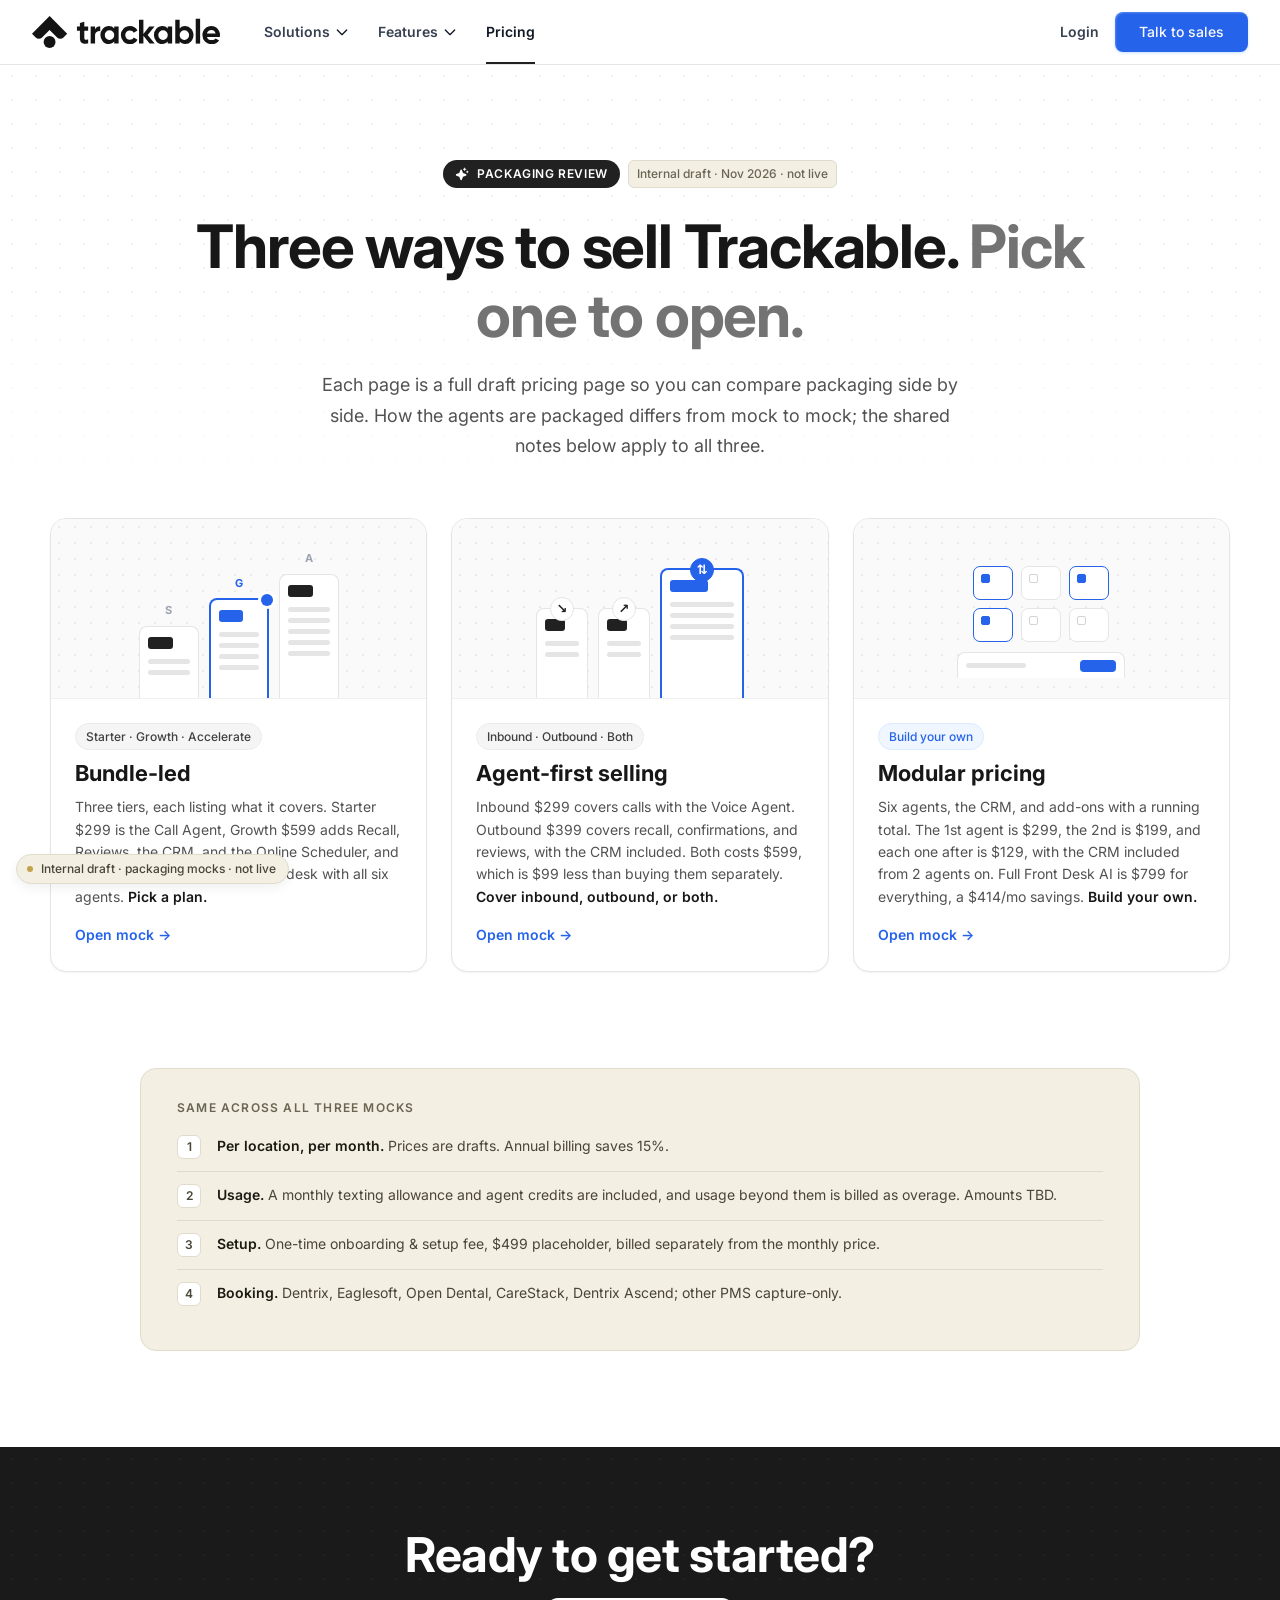
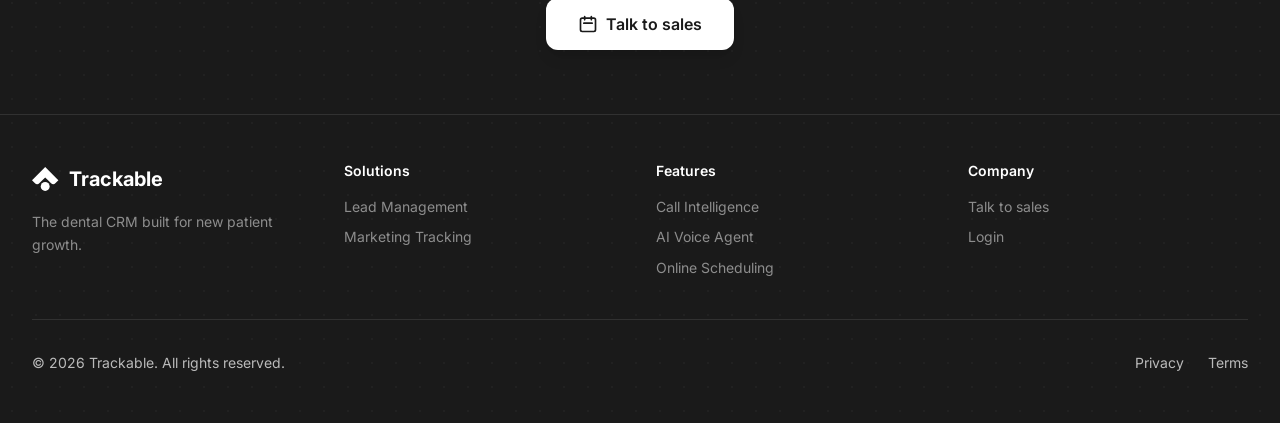
<file: index.html>
<!doctype html>
<html lang="en"><head>
<meta charset="utf-8"><meta name="viewport" content="width=device-width,initial-scale=1">
<meta name="robots" content="noindex,nofollow">
<title>[Draft] Packaging mocks · Trackable</title>
<link rel="icon" type="image/svg+xml" href="https://trackable.io/favicon.svg">
<link rel="stylesheet" href="styles.css?v=20261109c">
</head><body>
<nav class="header-nav"><div class="wrap"><div class="bar">
  <div class="left">
    <a class="logo" href="index.html"><img src="trackable-logo-dark.svg" alt="Trackable"></a>
    <div class="links">
      <div class="dd"><button class="nav-link">Solutions<svg fill="none" stroke="currentColor" viewBox="0 0 24 24"><path stroke-linecap="round" stroke-linejoin="round" stroke-width="2" d="M19 9l-7 7-7-7"/></svg></button><div class="dd-panel"><div class="dd-card"><a class="dd-item" href="https://trackable.io/lead-management"><span class="ic"><svg xmlns="http://www.w3.org/2000/svg" width="18" height="18" fill="currentColor" viewBox="0 0 256 256"><path d="M136,108A52,52,0,1,1,84,56,52,52,0,0,1,136,108Z" opacity="0.2"></path><path d="M117.25,157.92a60,60,0,1,0-66.5,0A95.83,95.83,0,0,0,3.53,195.63a8,8,0,1,0,13.4,8.74,80,80,0,0,1,134.14,0,8,8,0,0,0,13.4-8.74A95.83,95.83,0,0,0,117.25,157.92ZM40,108a44,44,0,1,1,44,44A44.05,44.05,0,0,1,40,108Zm210.14,98.7a8,8,0,0,1-11.07-2.33A79.83,79.83,0,0,0,172,168a8,8,0,0,1,0-16,44,44,0,1,0-16.34-84.87,8,8,0,1,1-5.94-14.85,60,60,0,0,1,55.53,105.64,95.83,95.83,0,0,1,47.22,37.71A8,8,0,0,1,250.14,206.7Z"></path></svg></span><span><span class="t">Lead Management</span><br><span class="s">Capture and track every lead</span></span></a><a class="dd-item" href="https://trackable.io/marketing-tracking"><span class="ic"><svg xmlns="http://www.w3.org/2000/svg" width="18" height="18" fill="currentColor" viewBox="0 0 256 256"><path d="M224,64V208H32V48H208A16,16,0,0,1,224,64Z" opacity="0.2"></path><path d="M232,208a8,8,0,0,1-8,8H32a8,8,0,0,1-8-8V48a8,8,0,0,1,16,0V156.69l50.34-50.35a8,8,0,0,1,11.32,0L128,132.69,180.69,80H160a8,8,0,0,1,0-16h40a8,8,0,0,1,8,8v40a8,8,0,0,1-16,0V91.31l-58.34,58.35a8,8,0,0,1-11.32,0L96,123.31l-56,56V200H224A8,8,0,0,1,232,208Z"></path></svg></span><span><span class="t">Marketing Tracking</span><br><span class="s">Know what drives patients</span></span></a></div></div></div>
      <div class="dd"><button class="nav-link">Features<svg fill="none" stroke="currentColor" viewBox="0 0 24 24"><path stroke-linecap="round" stroke-linejoin="round" stroke-width="2" d="M19 9l-7 7-7-7"/></svg></button><div class="dd-panel"><div class="dd-card"><a class="dd-item" href="https://trackable.io/call-intelligence"><span class="ic"><svg xmlns="http://www.w3.org/2000/svg" width="18" height="18" fill="currentColor" viewBox="0 0 256 256"><path d="M208,96v64H48V96Z" opacity="0.2"></path><path d="M56,96v64a8,8,0,0,1-16,0V96a8,8,0,0,1,16,0ZM88,24a8,8,0,0,0-8,8V224a8,8,0,0,0,16,0V32A8,8,0,0,0,88,24Zm40,32a8,8,0,0,0-8,8V192a8,8,0,0,0,16,0V64A8,8,0,0,0,128,56Zm40,32a8,8,0,0,0-8,8v64a8,8,0,0,0,16,0V96A8,8,0,0,0,168,88Zm40-16a8,8,0,0,0-8,8v96a8,8,0,0,0,16,0V80A8,8,0,0,0,208,72Z"></path></svg></span><span><span class="t">Call Intelligence</span><br><span class="s">AI-powered call analysis</span></span></a><a class="dd-item" href="https://trackable.io/ai-voice-agent"><span class="ic"><svg xmlns="http://www.w3.org/2000/svg" width="18" height="18" fill="currentColor" viewBox="0 0 256 256"><path d="M194.82,151.43l-55.09,20.3-20.3,55.09a7.92,7.92,0,0,1-14.86,0l-20.3-55.09-55.09-20.3a7.92,7.92,0,0,1,0-14.86l55.09-20.3,20.3-55.09a7.92,7.92,0,0,1,14.86,0l20.3,55.09,55.09,20.3A7.92,7.92,0,0,1,194.82,151.43Z" opacity="0.2"></path><path d="M197.58,129.06,146,110l-19-51.62a15.92,15.92,0,0,0-29.88,0L78,110l-51.62,19a15.92,15.92,0,0,0,0,29.88L78,178l19,51.62a15.92,15.92,0,0,0,29.88,0L146,178l51.62-19a15.92,15.92,0,0,0,0-29.88ZM137,164.22a8,8,0,0,0-4.74,4.74L112,223.85,91.78,169A8,8,0,0,0,87,164.22L32.15,144,87,123.78A8,8,0,0,0,91.78,119L112,64.15,132.22,119a8,8,0,0,0,4.74,4.74L191.85,144ZM144,40a8,8,0,0,1,8-8h16V16a8,8,0,0,1,16,0V32h16a8,8,0,0,1,0,16H184V64a8,8,0,0,1-16,0V48H152A8,8,0,0,1,144,40ZM248,88a8,8,0,0,1-8,8h-8v8a8,8,0,0,1-16,0V96h-8a8,8,0,0,1,0-16h8V72a8,8,0,0,1,16,0v8h8A8,8,0,0,1,248,88Z"></path></svg></span><span><span class="t">AI Voice Agent</span><br><span class="s">Never miss a call</span></span></a><a class="dd-item" href="https://trackable.io/online-scheduling"><span class="ic"><svg xmlns="http://www.w3.org/2000/svg" width="18" height="18" fill="currentColor" viewBox="0 0 256 256"><path d="M216,48V88H40V48a8,8,0,0,1,8-8H208A8,8,0,0,1,216,48Z" opacity="0.2"></path><path d="M208,32H184V24a8,8,0,0,0-16,0v8H88V24a8,8,0,0,0-16,0v8H48A16,16,0,0,0,32,48V208a16,16,0,0,0,16,16H208a16,16,0,0,0,16-16V48A16,16,0,0,0,208,32ZM72,48v8a8,8,0,0,0,16,0V48h80v8a8,8,0,0,0,16,0V48h24V80H48V48ZM208,208H48V96H208V208Zm-38.34-85.66a8,8,0,0,1,0,11.32l-48,48a8,8,0,0,1-11.32,0l-24-24a8,8,0,0,1,11.32-11.32L116,164.69l42.34-42.35A8,8,0,0,1,169.66,122.34Z"></path></svg></span><span><span class="t">Online Scheduling</span><br><span class="s">Let patients book 24/7</span></span></a></div></div></div>
      <a class="nav-link active" href="index.html">Pricing</a>
    </div>
  </div>
  <div class="right">
    <a class="login" href="https://app.trackable.io/" target="_blank" rel="noopener">Login</a>
    <a class="btn btn-primary btn-s" href="https://calendly.com/trackable/demo" target="_blank" rel="noopener">Talk to sales</a>
    <button class="menu-btn" type="button" aria-controls="mnav" aria-expanded="false" aria-label="Open menu"><svg class="i-open" fill="none" stroke="currentColor" viewBox="0 0 24 24" aria-hidden="true"><path stroke-linecap="round" stroke-linejoin="round" stroke-width="2" d="M4 6h16M4 12h16M4 18h16"/></svg><svg class="i-close" fill="none" stroke="currentColor" viewBox="0 0 24 24" aria-hidden="true"><path stroke-linecap="round" stroke-linejoin="round" stroke-width="2" d="M6 18L18 6M6 6l12 12"/></svg></button>
  </div>
</div></div>
<div class="mnav" id="mnav" hidden><div class="wrap"><div class="mnav-group"><div class="mnav-label">Solutions</div><a class="mnav-item" href="https://trackable.io/lead-management"><span class="ic"><svg xmlns="http://www.w3.org/2000/svg" width="18" height="18" fill="currentColor" viewBox="0 0 256 256"><path d="M136,108A52,52,0,1,1,84,56,52,52,0,0,1,136,108Z" opacity="0.2"></path><path d="M117.25,157.92a60,60,0,1,0-66.5,0A95.83,95.83,0,0,0,3.53,195.63a8,8,0,1,0,13.4,8.74,80,80,0,0,1,134.14,0,8,8,0,0,0,13.4-8.74A95.83,95.83,0,0,0,117.25,157.92ZM40,108a44,44,0,1,1,44,44A44.05,44.05,0,0,1,40,108Zm210.14,98.7a8,8,0,0,1-11.07-2.33A79.83,79.83,0,0,0,172,168a8,8,0,0,1,0-16,44,44,0,1,0-16.34-84.87,8,8,0,1,1-5.94-14.85,60,60,0,0,1,55.53,105.64,95.83,95.83,0,0,1,47.22,37.71A8,8,0,0,1,250.14,206.7Z"></path></svg></span><span><span class="t">Lead Management</span><span class="s">Capture and track every lead</span></span></a><a class="mnav-item" href="https://trackable.io/marketing-tracking"><span class="ic"><svg xmlns="http://www.w3.org/2000/svg" width="18" height="18" fill="currentColor" viewBox="0 0 256 256"><path d="M224,64V208H32V48H208A16,16,0,0,1,224,64Z" opacity="0.2"></path><path d="M232,208a8,8,0,0,1-8,8H32a8,8,0,0,1-8-8V48a8,8,0,0,1,16,0V156.69l50.34-50.35a8,8,0,0,1,11.32,0L128,132.69,180.69,80H160a8,8,0,0,1,0-16h40a8,8,0,0,1,8,8v40a8,8,0,0,1-16,0V91.31l-58.34,58.35a8,8,0,0,1-11.32,0L96,123.31l-56,56V200H224A8,8,0,0,1,232,208Z"></path></svg></span><span><span class="t">Marketing Tracking</span><span class="s">Know what drives patients</span></span></a></div><div class="mnav-group"><div class="mnav-label">Features</div><a class="mnav-item" href="https://trackable.io/call-intelligence"><span class="ic"><svg xmlns="http://www.w3.org/2000/svg" width="18" height="18" fill="currentColor" viewBox="0 0 256 256"><path d="M208,96v64H48V96Z" opacity="0.2"></path><path d="M56,96v64a8,8,0,0,1-16,0V96a8,8,0,0,1,16,0ZM88,24a8,8,0,0,0-8,8V224a8,8,0,0,0,16,0V32A8,8,0,0,0,88,24Zm40,32a8,8,0,0,0-8,8V192a8,8,0,0,0,16,0V64A8,8,0,0,0,128,56Zm40,32a8,8,0,0,0-8,8v64a8,8,0,0,0,16,0V96A8,8,0,0,0,168,88Zm40-16a8,8,0,0,0-8,8v96a8,8,0,0,0,16,0V80A8,8,0,0,0,208,72Z"></path></svg></span><span><span class="t">Call Intelligence</span><span class="s">AI-powered call analysis</span></span></a><a class="mnav-item" href="https://trackable.io/ai-voice-agent"><span class="ic"><svg xmlns="http://www.w3.org/2000/svg" width="18" height="18" fill="currentColor" viewBox="0 0 256 256"><path d="M194.82,151.43l-55.09,20.3-20.3,55.09a7.92,7.92,0,0,1-14.86,0l-20.3-55.09-55.09-20.3a7.92,7.92,0,0,1,0-14.86l55.09-20.3,20.3-55.09a7.92,7.92,0,0,1,14.86,0l20.3,55.09,55.09,20.3A7.92,7.92,0,0,1,194.82,151.43Z" opacity="0.2"></path><path d="M197.58,129.06,146,110l-19-51.62a15.92,15.92,0,0,0-29.88,0L78,110l-51.62,19a15.92,15.92,0,0,0,0,29.88L78,178l19,51.62a15.92,15.92,0,0,0,29.88,0L146,178l51.62-19a15.92,15.92,0,0,0,0-29.88ZM137,164.22a8,8,0,0,0-4.74,4.74L112,223.85,91.78,169A8,8,0,0,0,87,164.22L32.15,144,87,123.78A8,8,0,0,0,91.78,119L112,64.15,132.22,119a8,8,0,0,0,4.74,4.74L191.85,144ZM144,40a8,8,0,0,1,8-8h16V16a8,8,0,0,1,16,0V32h16a8,8,0,0,1,0,16H184V64a8,8,0,0,1-16,0V48H152A8,8,0,0,1,144,40ZM248,88a8,8,0,0,1-8,8h-8v8a8,8,0,0,1-16,0V96h-8a8,8,0,0,1,0-16h8V72a8,8,0,0,1,16,0v8h8A8,8,0,0,1,248,88Z"></path></svg></span><span><span class="t">AI Voice Agent</span><span class="s">Never miss a call</span></span></a><a class="mnav-item" href="https://trackable.io/online-scheduling"><span class="ic"><svg xmlns="http://www.w3.org/2000/svg" width="18" height="18" fill="currentColor" viewBox="0 0 256 256"><path d="M216,48V88H40V48a8,8,0,0,1,8-8H208A8,8,0,0,1,216,48Z" opacity="0.2"></path><path d="M208,32H184V24a8,8,0,0,0-16,0v8H88V24a8,8,0,0,0-16,0v8H48A16,16,0,0,0,32,48V208a16,16,0,0,0,16,16H208a16,16,0,0,0,16-16V48A16,16,0,0,0,208,32ZM72,48v8a8,8,0,0,0,16,0V48h80v8a8,8,0,0,0,16,0V48h24V80H48V48ZM208,208H48V96H208V208Zm-38.34-85.66a8,8,0,0,1,0,11.32l-48,48a8,8,0,0,1-11.32,0l-24-24a8,8,0,0,1,11.32-11.32L116,164.69l42.34-42.35A8,8,0,0,1,169.66,122.34Z"></path></svg></span><span><span class="t">Online Scheduling</span><span class="s">Let patients book 24/7</span></span></a></div><div class="mnav-sep"></div><a class="mnav-link active" href="index.html" aria-current="page">Pricing</a><a class="mnav-link" href="https://app.trackable.io/" target="_blank" rel="noopener">Login</a><a class="btn btn-dark btn-block mnav-cta" href="https://calendly.com/trackable/demo" target="_blank" rel="noopener">Talk to sales</a></div></div>
</nav>
<section class="hero"><div class="wrap">
  <div class="meta"><span class="pill"><svg width="14" height="14" fill="currentColor" viewBox="0 0 256 256"><path d="M208,144a15.78,15.78,0,0,1-10.42,14.94L146,178l-19,51.62a15.92,15.92,0,0,1-29.88,0L78,178l-51.62-19a15.92,15.92,0,0,1,0-29.88L78,110l19-51.62a15.92,15.92,0,0,1,29.88,0L146,110l51.62,19A15.78,15.78,0,0,1,208,144ZM152,48h16V64a8,8,0,0,0,16,0V48h16a8,8,0,0,0,0-16H184V16a8,8,0,0,0-16,0V32H152a8,8,0,0,0,0,16Zm88,32h-8V72a8,8,0,0,0-16,0v8h-8a8,8,0,0,0,0,16h8v8a8,8,0,0,0,16,0V96h8a8,8,0,0,0,0-16Z"/></svg>Packaging review</span><span class="draft-note">Internal draft · Nov 2026 · not live</span></div>
  <h1>Three ways to sell Trackable. <em>Pick one to open.</em></h1>
  <p class="lead">Each page is a full draft pricing page so you can compare packaging side by side. How the agents are packaged differs from mock to mock; the shared notes below apply to all three.</p>
</div></section>
<section class="block tight"><div class="wrap">
  <div class="chooser">
  <a class="choice" href="pricing-bundle-led.html">
    <div class="thumb t-bundle"><div class="tcard st1"><span class="tl">S</span><i class="b"></i><i></i><i></i></div><div class="tcard st2 f"><span class="rec"></span><span class="tl">G</span><i class="b"></i><i></i><i></i><i></i><i></i></div><div class="tcard st3"><span class="tl">A</span><i class="b"></i><i></i><i></i><i></i><i></i><i></i></div></div>
    <div class="body"><div><span class="chip">Starter · Growth · Accelerate</span></div><h3>Bundle-led</h3><p>Three tiers, each listing what it covers. Starter $299 is the Call Agent, Growth $599 adds Recall, Reviews, the CRM, and the Online Scheduler, and Accelerate $799 is the full front desk with all six agents. <b>Pick a plan.</b></p><span class="go">Open mock →</span></div>
  </a>
  <a class="choice" href="pricing-inbound-outbound.html">
    <div class="thumb t-agent"><div class="tcard sm"><span class="dir in">↘</span><i class="b"></i><i></i><i></i></div><div class="tcard sm"><span class="dir out">↗</span><i class="b"></i><i></i><i></i></div><div class="tcard f wide"><span class="dir both">⇅</span><i class="b"></i><i></i><i></i><i></i><i></i></div></div>
    <div class="body"><div><span class="chip">Inbound · Outbound · Both</span></div><h3>Agent-first selling</h3><p>Inbound $299 covers calls with the Voice Agent. Outbound $399 covers recall, confirmations, and reviews, with the CRM included. Both costs $599, which is $99 less than buying them separately. <b>Cover inbound, outbound, or both.</b></p><span class="go">Open mock →</span></div>
  </a>
  <a class="choice" href="pricing-modular.html">
    <div class="thumb t-mod"><div class="tgrid"><span class="tile on"></span><span class="tile"></span><span class="tile on"></span><span class="tile on"></span><span class="tile"></span><span class="tile"></span></div><div class="tbar"><i></i><b></b></div></div>
    <div class="body"><div><span class="chip blue">Build your own</span></div><h3>Modular pricing</h3><p>Six agents, the CRM, and add-ons with a running total. The 1st agent is $299, the 2nd is $199, and each one after is $129, with the CRM included from 2 agents on. Full Front Desk AI is $799 for everything, a $414/mo savings. <b>Build your own.</b></p><span class="go">Open mock →</span></div>
  </a>
  </div>
</div></section>
<section class="block tight"><div class="wrap">
<div class="footnotes">
  <h5>Same across all three mocks</h5>
  <div class="fn"><span class="k">1</span><div><b>Per location, per month.</b> Prices are drafts. Annual billing saves 15%.</div></div>
  <div class="fn"><span class="k">2</span><div><b>Usage.</b> A monthly texting allowance and agent credits are included, and usage beyond them is billed as overage. Amounts TBD.</div></div>
  <div class="fn"><span class="k">3</span><div><b>Setup.</b> One-time onboarding &amp; setup fee, $499 placeholder, billed separately from the monthly price.</div></div>
  <div class="fn"><span class="k">4</span><div><b>Booking.</b> Dentrix, Eaglesoft, Open Dental, CareStack, Dentrix Ascend; other PMS capture-only.</div></div>
</div>
</div></section>
<section class="footer-nav">
  <div class="cta"><h2>Ready to get started?</h2><a class="btn btn-white" href="https://calendly.com/trackable/demo" target="_blank" rel="noopener"><svg fill="none" stroke="currentColor" viewBox="0 0 24 24"><path stroke-linecap="round" stroke-linejoin="round" stroke-width="2" d="M8 7V3m8 4V3m-9 8h10M5 21h14a2 2 0 002-2V7a2 2 0 00-2-2H5a2 2 0 00-2 2v12a2 2 0 002 2z"/></svg>Talk to sales</a></div>
  <footer class="site-footer"><div class="wrap">
    <div class="grid">
      <div><div class="brand"><span class="glyph"><img src="trackable-logo-white.svg" alt=""></span><span>Trackable</span></div><p>The dental CRM built for new patient growth.</p></div>
      <div><h4>Solutions</h4><ul><li><a href="https://trackable.io/lead-management">Lead Management</a></li><li><a href="https://trackable.io/marketing-tracking">Marketing Tracking</a></li></ul></div>
      <div><h4>Features</h4><ul><li><a href="https://trackable.io/call-intelligence">Call Intelligence</a></li><li><a href="https://trackable.io/ai-voice-agent">AI Voice Agent</a></li><li><a href="https://trackable.io/online-scheduling">Online Scheduling</a></li></ul></div>
      <div><h4>Company</h4><ul><li><a href="https://calendly.com/trackable/demo" target="_blank" rel="noopener">Talk to sales</a></li><li><a href="https://app.trackable.io/" target="_blank" rel="noopener">Login</a></li></ul></div>
    </div>
    <div class="legal"><p>© 2026 Trackable. All rights reserved.</p><div class="links"><a href="https://trackable.io/privacy">Privacy</a><a href="https://trackable.io/terms">Terms</a></div></div>
  </div></footer>
</section>
<div class="draft-badge" role="note"><span class="dot"></span>Internal draft · packaging mocks · not live</div>
<script src="nav.js" defer></script>
</body></html>
</file>
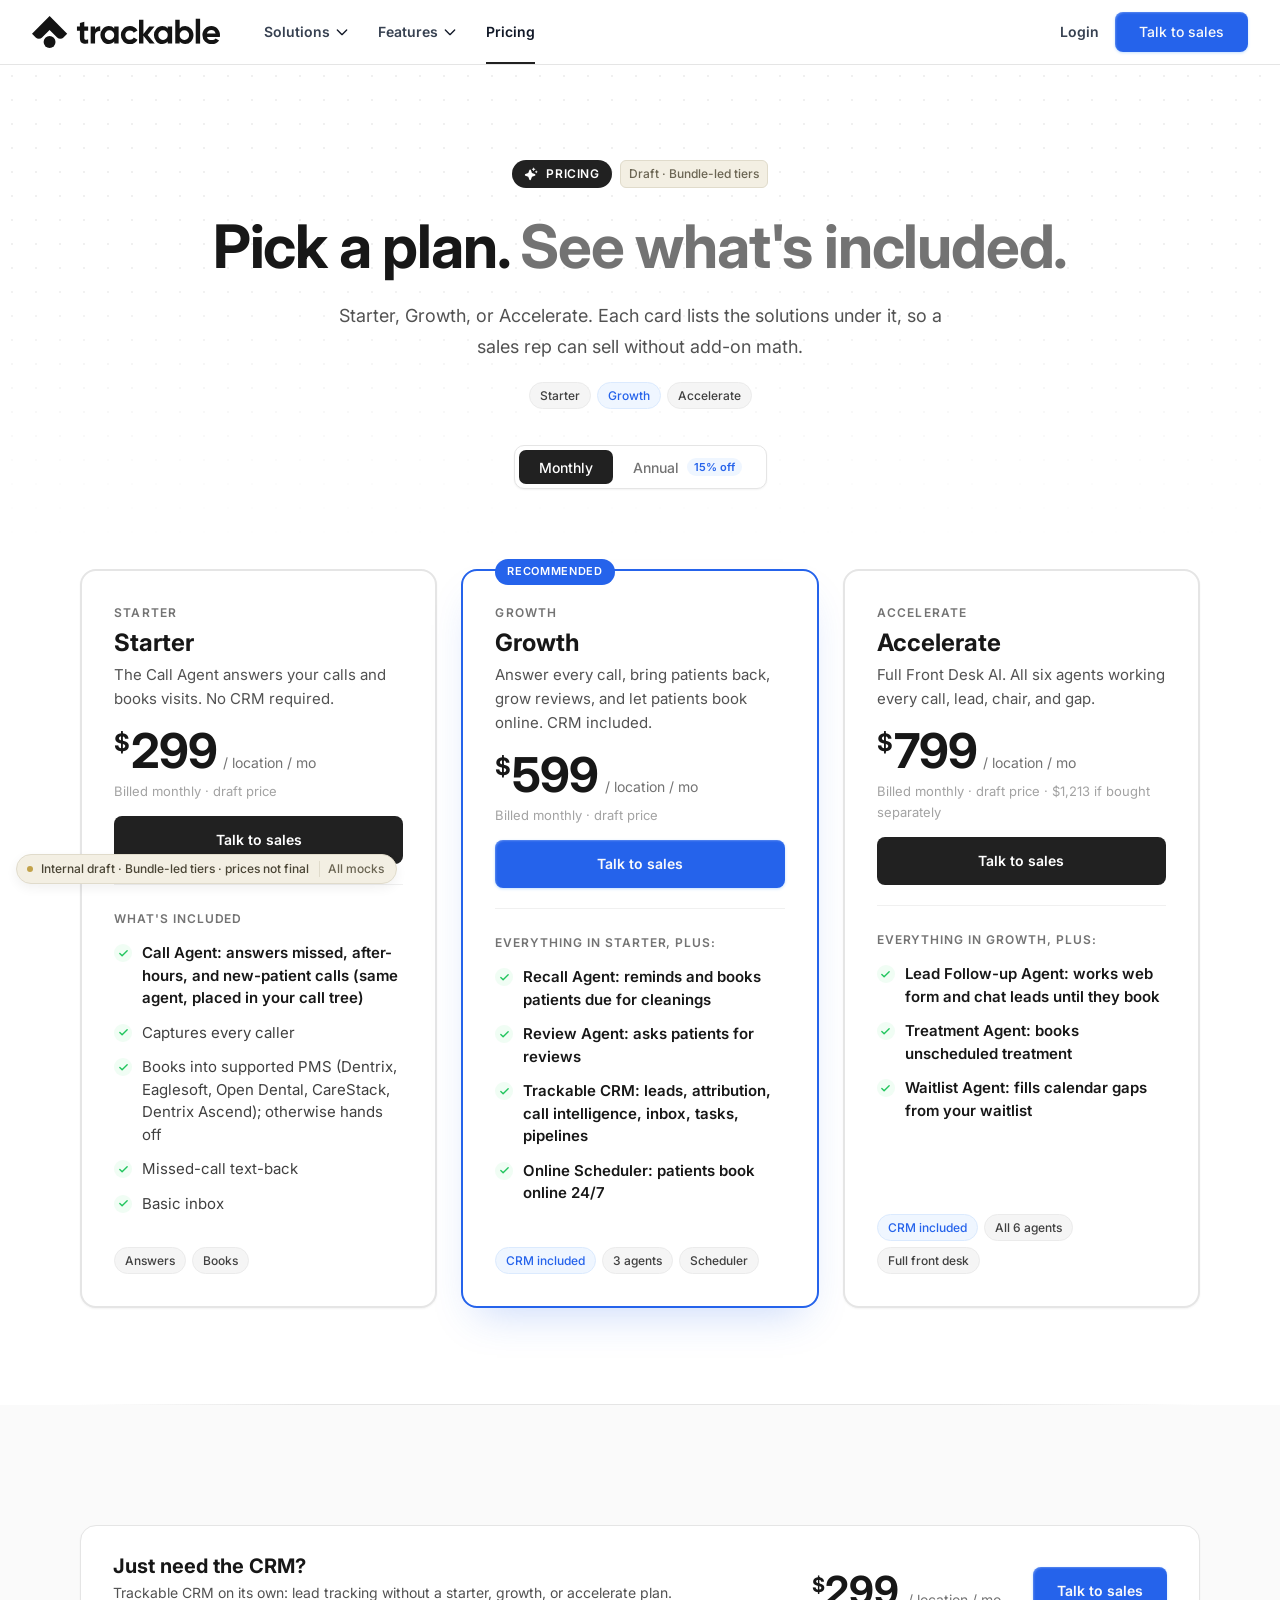
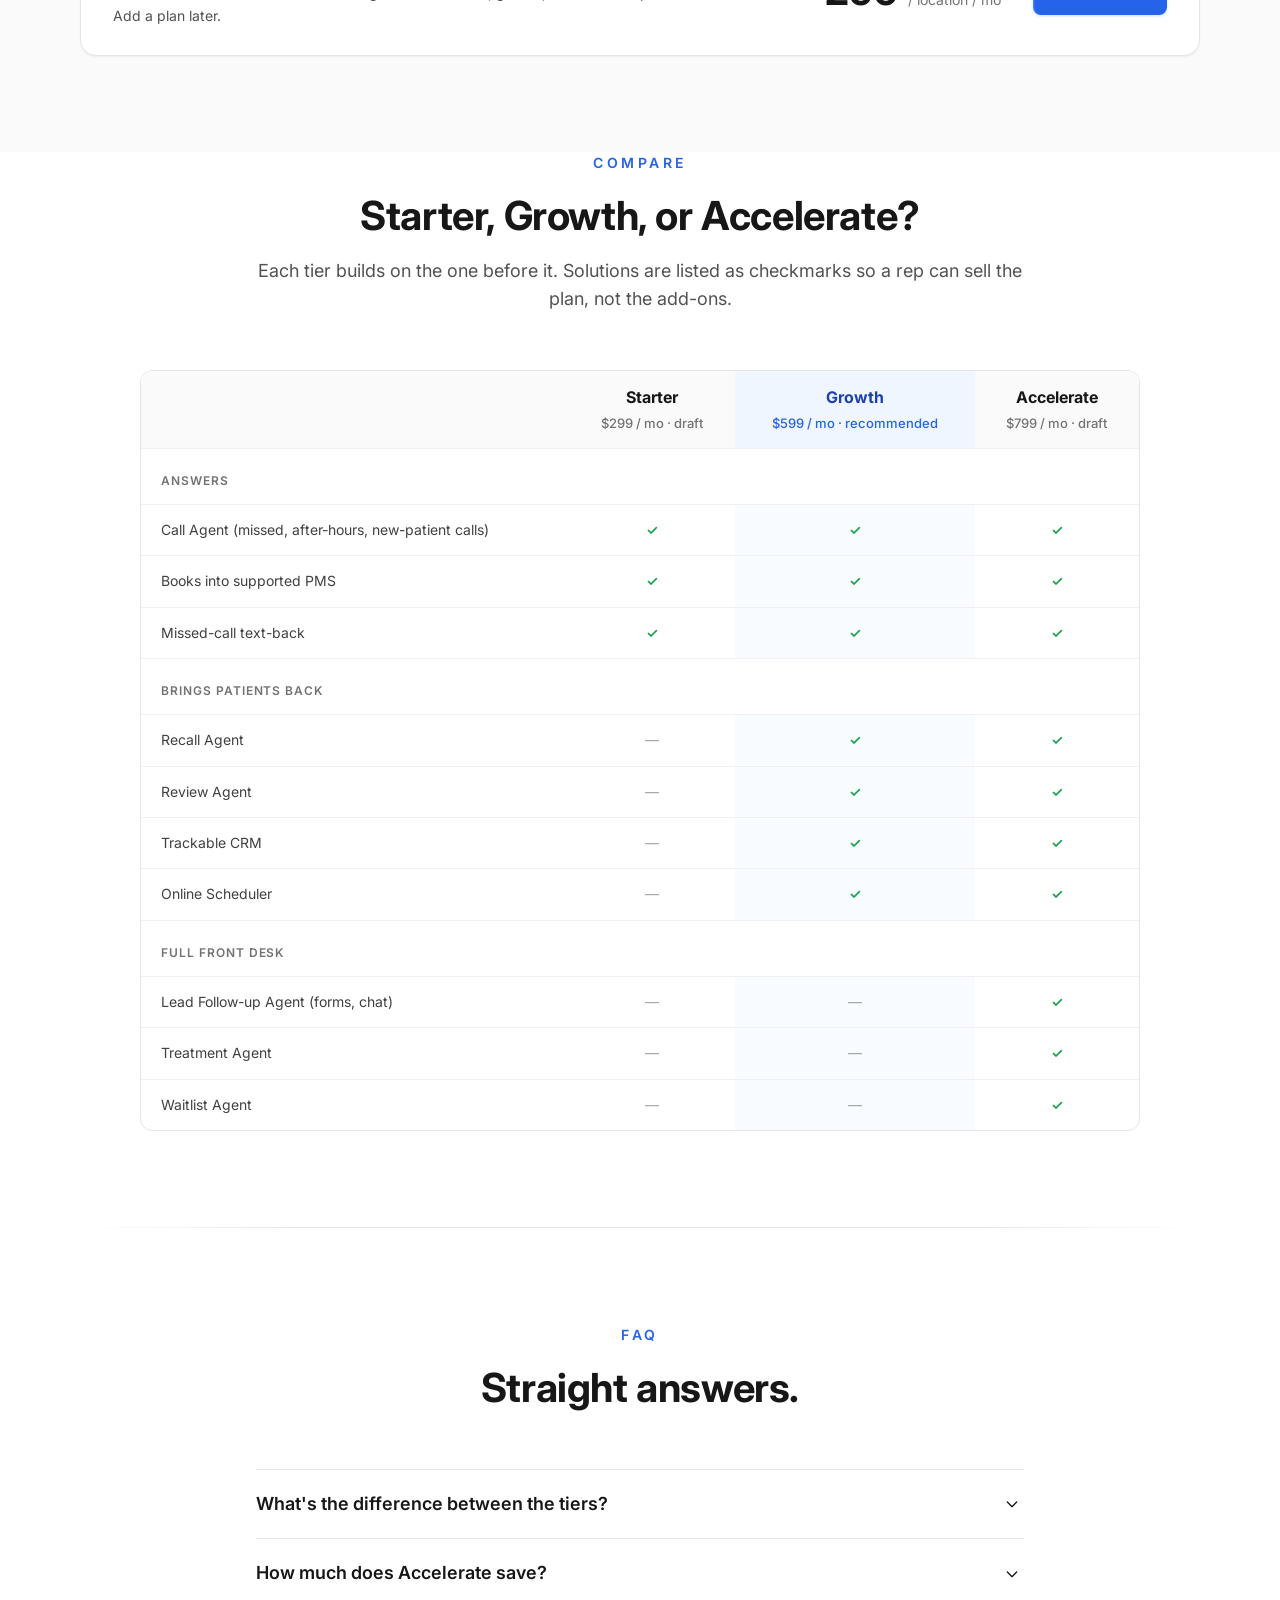
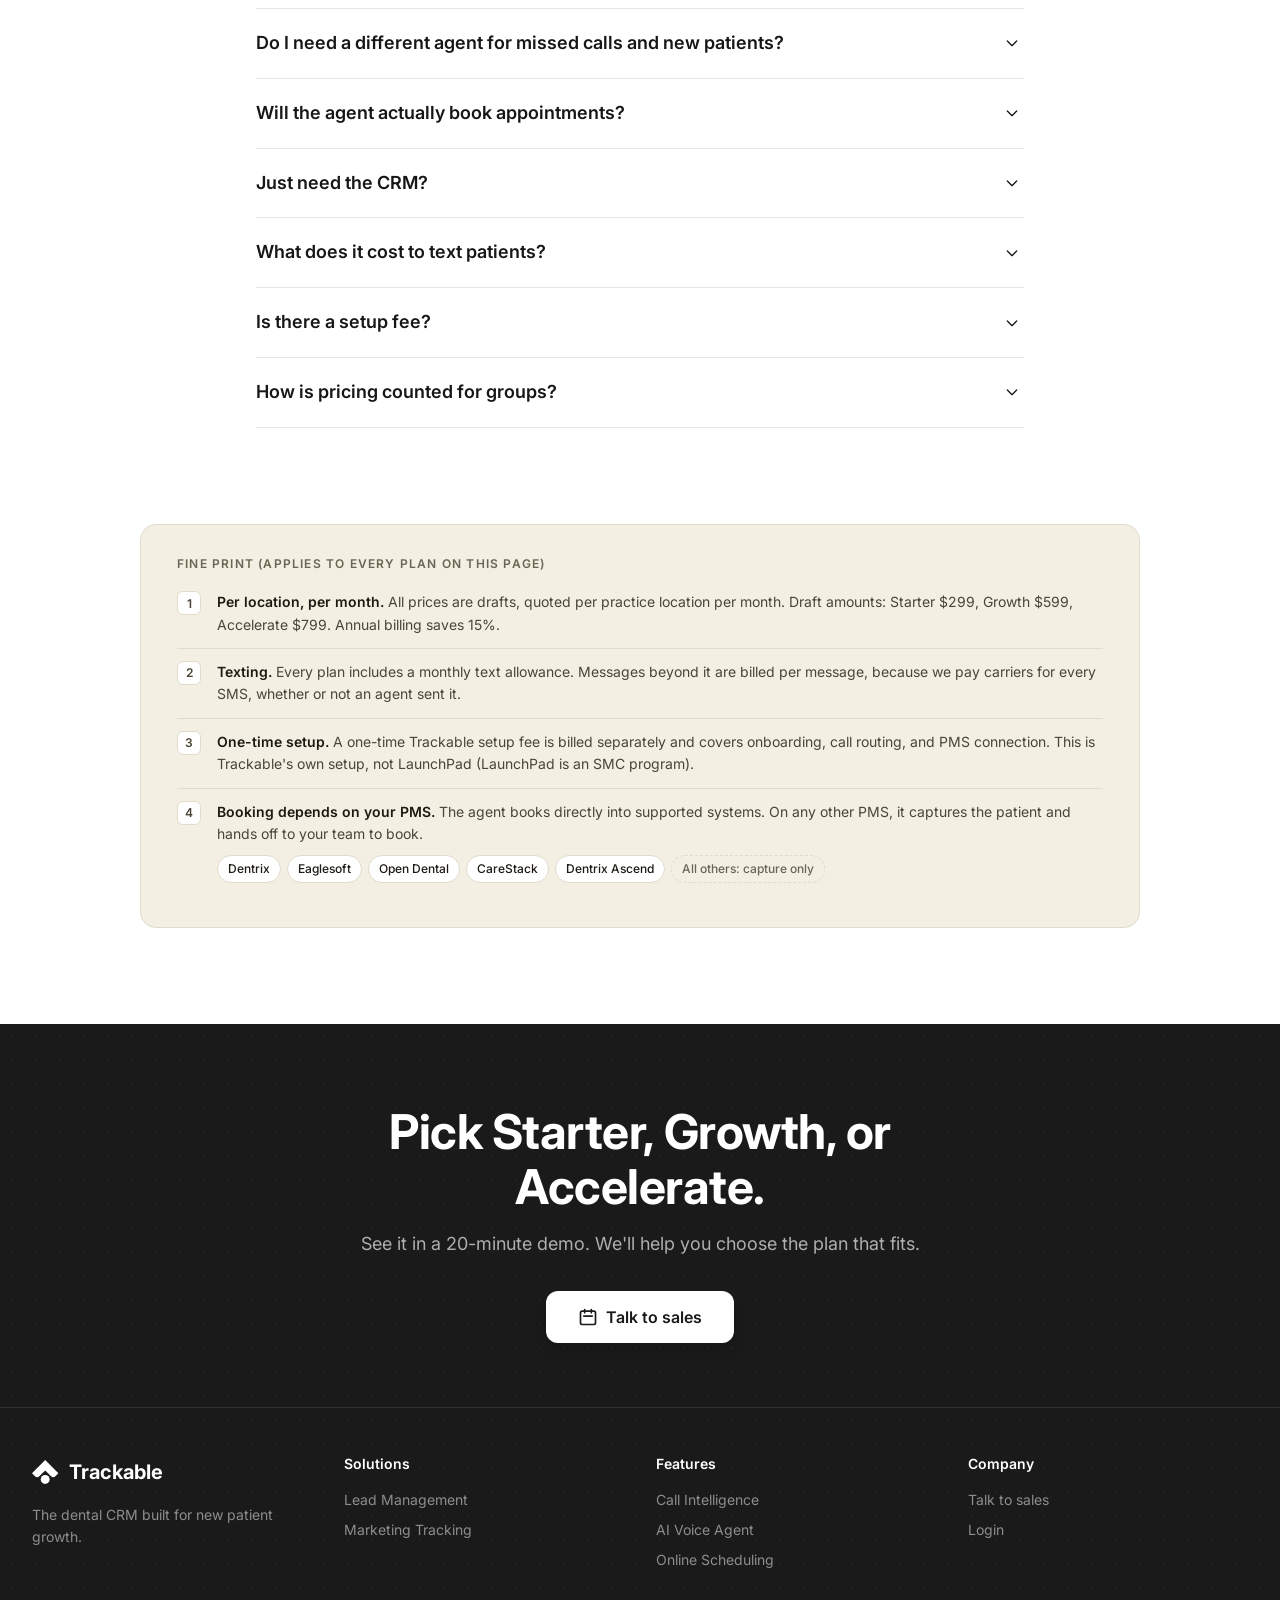
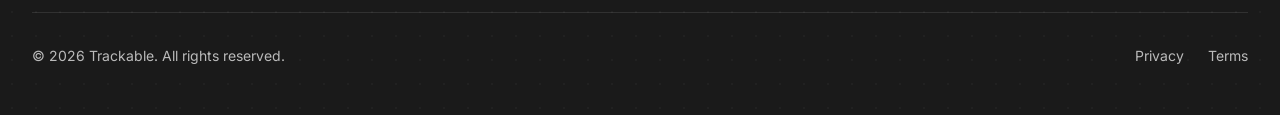
<file: pricing-bundle-led.html>
<!doctype html>
<html lang="en"><head>
<meta charset="utf-8"><meta name="viewport" content="width=device-width,initial-scale=1">
<meta name="robots" content="noindex,nofollow">
<title>[Draft] Pricing — Bundle-led · Trackable</title>
<link rel="icon" type="image/svg+xml" href="https://trackable.io/favicon.svg">
<link rel="stylesheet" href="styles.css?v=20261109c">
</head><body>
<nav class="header-nav"><div class="wrap"><div class="bar">
  <div class="left">
    <a class="logo" href="index.html"><img src="trackable-logo-dark.svg" alt="Trackable"></a>
    <div class="links">
      <div class="dd"><button class="nav-link">Solutions<svg fill="none" stroke="currentColor" viewBox="0 0 24 24"><path stroke-linecap="round" stroke-linejoin="round" stroke-width="2" d="M19 9l-7 7-7-7"/></svg></button><div class="dd-panel"><div class="dd-card"><a class="dd-item" href="https://trackable.io/lead-management"><span class="ic"><svg xmlns="http://www.w3.org/2000/svg" width="18" height="18" fill="currentColor" viewBox="0 0 256 256"><path d="M136,108A52,52,0,1,1,84,56,52,52,0,0,1,136,108Z" opacity="0.2"></path><path d="M117.25,157.92a60,60,0,1,0-66.5,0A95.83,95.83,0,0,0,3.53,195.63a8,8,0,1,0,13.4,8.74,80,80,0,0,1,134.14,0,8,8,0,0,0,13.4-8.74A95.83,95.83,0,0,0,117.25,157.92ZM40,108a44,44,0,1,1,44,44A44.05,44.05,0,0,1,40,108Zm210.14,98.7a8,8,0,0,1-11.07-2.33A79.83,79.83,0,0,0,172,168a8,8,0,0,1,0-16,44,44,0,1,0-16.34-84.87,8,8,0,1,1-5.94-14.85,60,60,0,0,1,55.53,105.64,95.83,95.83,0,0,1,47.22,37.71A8,8,0,0,1,250.14,206.7Z"></path></svg></span><span><span class="t">Lead Management</span><br><span class="s">Capture and track every lead</span></span></a><a class="dd-item" href="https://trackable.io/marketing-tracking"><span class="ic"><svg xmlns="http://www.w3.org/2000/svg" width="18" height="18" fill="currentColor" viewBox="0 0 256 256"><path d="M224,64V208H32V48H208A16,16,0,0,1,224,64Z" opacity="0.2"></path><path d="M232,208a8,8,0,0,1-8,8H32a8,8,0,0,1-8-8V48a8,8,0,0,1,16,0V156.69l50.34-50.35a8,8,0,0,1,11.32,0L128,132.69,180.69,80H160a8,8,0,0,1,0-16h40a8,8,0,0,1,8,8v40a8,8,0,0,1-16,0V91.31l-58.34,58.35a8,8,0,0,1-11.32,0L96,123.31l-56,56V200H224A8,8,0,0,1,232,208Z"></path></svg></span><span><span class="t">Marketing Tracking</span><br><span class="s">Know what drives patients</span></span></a></div></div></div>
      <div class="dd"><button class="nav-link">Features<svg fill="none" stroke="currentColor" viewBox="0 0 24 24"><path stroke-linecap="round" stroke-linejoin="round" stroke-width="2" d="M19 9l-7 7-7-7"/></svg></button><div class="dd-panel"><div class="dd-card"><a class="dd-item" href="https://trackable.io/call-intelligence"><span class="ic"><svg xmlns="http://www.w3.org/2000/svg" width="18" height="18" fill="currentColor" viewBox="0 0 256 256"><path d="M208,96v64H48V96Z" opacity="0.2"></path><path d="M56,96v64a8,8,0,0,1-16,0V96a8,8,0,0,1,16,0ZM88,24a8,8,0,0,0-8,8V224a8,8,0,0,0,16,0V32A8,8,0,0,0,88,24Zm40,32a8,8,0,0,0-8,8V192a8,8,0,0,0,16,0V64A8,8,0,0,0,128,56Zm40,32a8,8,0,0,0-8,8v64a8,8,0,0,0,16,0V96A8,8,0,0,0,168,88Zm40-16a8,8,0,0,0-8,8v96a8,8,0,0,0,16,0V80A8,8,0,0,0,208,72Z"></path></svg></span><span><span class="t">Call Intelligence</span><br><span class="s">AI-powered call analysis</span></span></a><a class="dd-item" href="https://trackable.io/ai-voice-agent"><span class="ic"><svg xmlns="http://www.w3.org/2000/svg" width="18" height="18" fill="currentColor" viewBox="0 0 256 256"><path d="M194.82,151.43l-55.09,20.3-20.3,55.09a7.92,7.92,0,0,1-14.86,0l-20.3-55.09-55.09-20.3a7.92,7.92,0,0,1,0-14.86l55.09-20.3,20.3-55.09a7.92,7.92,0,0,1,14.86,0l20.3,55.09,55.09,20.3A7.92,7.92,0,0,1,194.82,151.43Z" opacity="0.2"></path><path d="M197.58,129.06,146,110l-19-51.62a15.92,15.92,0,0,0-29.88,0L78,110l-51.62,19a15.92,15.92,0,0,0,0,29.88L78,178l19,51.62a15.92,15.92,0,0,0,29.88,0L146,178l51.62-19a15.92,15.92,0,0,0,0-29.88ZM137,164.22a8,8,0,0,0-4.74,4.74L112,223.85,91.78,169A8,8,0,0,0,87,164.22L32.15,144,87,123.78A8,8,0,0,0,91.78,119L112,64.15,132.22,119a8,8,0,0,0,4.74,4.74L191.85,144ZM144,40a8,8,0,0,1,8-8h16V16a8,8,0,0,1,16,0V32h16a8,8,0,0,1,0,16H184V64a8,8,0,0,1-16,0V48H152A8,8,0,0,1,144,40ZM248,88a8,8,0,0,1-8,8h-8v8a8,8,0,0,1-16,0V96h-8a8,8,0,0,1,0-16h8V72a8,8,0,0,1,16,0v8h8A8,8,0,0,1,248,88Z"></path></svg></span><span><span class="t">AI Voice Agent</span><br><span class="s">Never miss a call</span></span></a><a class="dd-item" href="https://trackable.io/online-scheduling"><span class="ic"><svg xmlns="http://www.w3.org/2000/svg" width="18" height="18" fill="currentColor" viewBox="0 0 256 256"><path d="M216,48V88H40V48a8,8,0,0,1,8-8H208A8,8,0,0,1,216,48Z" opacity="0.2"></path><path d="M208,32H184V24a8,8,0,0,0-16,0v8H88V24a8,8,0,0,0-16,0v8H48A16,16,0,0,0,32,48V208a16,16,0,0,0,16,16H208a16,16,0,0,0,16-16V48A16,16,0,0,0,208,32ZM72,48v8a8,8,0,0,0,16,0V48h80v8a8,8,0,0,0,16,0V48h24V80H48V48ZM208,208H48V96H208V208Zm-38.34-85.66a8,8,0,0,1,0,11.32l-48,48a8,8,0,0,1-11.32,0l-24-24a8,8,0,0,1,11.32-11.32L116,164.69l42.34-42.35A8,8,0,0,1,169.66,122.34Z"></path></svg></span><span><span class="t">Online Scheduling</span><br><span class="s">Let patients book 24/7</span></span></a></div></div></div>
      <a class="nav-link active" href="index.html">Pricing</a>
    </div>
  </div>
  <div class="right">
    <a class="login" href="https://app.trackable.io/" target="_blank" rel="noopener">Login</a>
    <a class="btn btn-primary btn-s" href="https://calendly.com/trackable/demo" target="_blank" rel="noopener">Talk to sales</a>
    <button class="menu-btn" type="button" aria-controls="mnav" aria-expanded="false" aria-label="Open menu"><svg class="i-open" fill="none" stroke="currentColor" viewBox="0 0 24 24" aria-hidden="true"><path stroke-linecap="round" stroke-linejoin="round" stroke-width="2" d="M4 6h16M4 12h16M4 18h16"/></svg><svg class="i-close" fill="none" stroke="currentColor" viewBox="0 0 24 24" aria-hidden="true"><path stroke-linecap="round" stroke-linejoin="round" stroke-width="2" d="M6 18L18 6M6 6l12 12"/></svg></button>
  </div>
</div></div>
<div class="mnav" id="mnav" hidden><div class="wrap"><div class="mnav-group"><div class="mnav-label">Solutions</div><a class="mnav-item" href="https://trackable.io/lead-management"><span class="ic"><svg xmlns="http://www.w3.org/2000/svg" width="18" height="18" fill="currentColor" viewBox="0 0 256 256"><path d="M136,108A52,52,0,1,1,84,56,52,52,0,0,1,136,108Z" opacity="0.2"></path><path d="M117.25,157.92a60,60,0,1,0-66.5,0A95.83,95.83,0,0,0,3.53,195.63a8,8,0,1,0,13.4,8.74,80,80,0,0,1,134.14,0,8,8,0,0,0,13.4-8.74A95.83,95.83,0,0,0,117.25,157.92ZM40,108a44,44,0,1,1,44,44A44.05,44.05,0,0,1,40,108Zm210.14,98.7a8,8,0,0,1-11.07-2.33A79.83,79.83,0,0,0,172,168a8,8,0,0,1,0-16,44,44,0,1,0-16.34-84.87,8,8,0,1,1-5.94-14.85,60,60,0,0,1,55.53,105.64,95.83,95.83,0,0,1,47.22,37.71A8,8,0,0,1,250.14,206.7Z"></path></svg></span><span><span class="t">Lead Management</span><span class="s">Capture and track every lead</span></span></a><a class="mnav-item" href="https://trackable.io/marketing-tracking"><span class="ic"><svg xmlns="http://www.w3.org/2000/svg" width="18" height="18" fill="currentColor" viewBox="0 0 256 256"><path d="M224,64V208H32V48H208A16,16,0,0,1,224,64Z" opacity="0.2"></path><path d="M232,208a8,8,0,0,1-8,8H32a8,8,0,0,1-8-8V48a8,8,0,0,1,16,0V156.69l50.34-50.35a8,8,0,0,1,11.32,0L128,132.69,180.69,80H160a8,8,0,0,1,0-16h40a8,8,0,0,1,8,8v40a8,8,0,0,1-16,0V91.31l-58.34,58.35a8,8,0,0,1-11.32,0L96,123.31l-56,56V200H224A8,8,0,0,1,232,208Z"></path></svg></span><span><span class="t">Marketing Tracking</span><span class="s">Know what drives patients</span></span></a></div><div class="mnav-group"><div class="mnav-label">Features</div><a class="mnav-item" href="https://trackable.io/call-intelligence"><span class="ic"><svg xmlns="http://www.w3.org/2000/svg" width="18" height="18" fill="currentColor" viewBox="0 0 256 256"><path d="M208,96v64H48V96Z" opacity="0.2"></path><path d="M56,96v64a8,8,0,0,1-16,0V96a8,8,0,0,1,16,0ZM88,24a8,8,0,0,0-8,8V224a8,8,0,0,0,16,0V32A8,8,0,0,0,88,24Zm40,32a8,8,0,0,0-8,8V192a8,8,0,0,0,16,0V64A8,8,0,0,0,128,56Zm40,32a8,8,0,0,0-8,8v64a8,8,0,0,0,16,0V96A8,8,0,0,0,168,88Zm40-16a8,8,0,0,0-8,8v96a8,8,0,0,0,16,0V80A8,8,0,0,0,208,72Z"></path></svg></span><span><span class="t">Call Intelligence</span><span class="s">AI-powered call analysis</span></span></a><a class="mnav-item" href="https://trackable.io/ai-voice-agent"><span class="ic"><svg xmlns="http://www.w3.org/2000/svg" width="18" height="18" fill="currentColor" viewBox="0 0 256 256"><path d="M194.82,151.43l-55.09,20.3-20.3,55.09a7.92,7.92,0,0,1-14.86,0l-20.3-55.09-55.09-20.3a7.92,7.92,0,0,1,0-14.86l55.09-20.3,20.3-55.09a7.92,7.92,0,0,1,14.86,0l20.3,55.09,55.09,20.3A7.92,7.92,0,0,1,194.82,151.43Z" opacity="0.2"></path><path d="M197.58,129.06,146,110l-19-51.62a15.92,15.92,0,0,0-29.88,0L78,110l-51.62,19a15.92,15.92,0,0,0,0,29.88L78,178l19,51.62a15.92,15.92,0,0,0,29.88,0L146,178l51.62-19a15.92,15.92,0,0,0,0-29.88ZM137,164.22a8,8,0,0,0-4.74,4.74L112,223.85,91.78,169A8,8,0,0,0,87,164.22L32.15,144,87,123.78A8,8,0,0,0,91.78,119L112,64.15,132.22,119a8,8,0,0,0,4.74,4.74L191.85,144ZM144,40a8,8,0,0,1,8-8h16V16a8,8,0,0,1,16,0V32h16a8,8,0,0,1,0,16H184V64a8,8,0,0,1-16,0V48H152A8,8,0,0,1,144,40ZM248,88a8,8,0,0,1-8,8h-8v8a8,8,0,0,1-16,0V96h-8a8,8,0,0,1,0-16h8V72a8,8,0,0,1,16,0v8h8A8,8,0,0,1,248,88Z"></path></svg></span><span><span class="t">AI Voice Agent</span><span class="s">Never miss a call</span></span></a><a class="mnav-item" href="https://trackable.io/online-scheduling"><span class="ic"><svg xmlns="http://www.w3.org/2000/svg" width="18" height="18" fill="currentColor" viewBox="0 0 256 256"><path d="M216,48V88H40V48a8,8,0,0,1,8-8H208A8,8,0,0,1,216,48Z" opacity="0.2"></path><path d="M208,32H184V24a8,8,0,0,0-16,0v8H88V24a8,8,0,0,0-16,0v8H48A16,16,0,0,0,32,48V208a16,16,0,0,0,16,16H208a16,16,0,0,0,16-16V48A16,16,0,0,0,208,32ZM72,48v8a8,8,0,0,0,16,0V48h80v8a8,8,0,0,0,16,0V48h24V80H48V48ZM208,208H48V96H208V208Zm-38.34-85.66a8,8,0,0,1,0,11.32l-48,48a8,8,0,0,1-11.32,0l-24-24a8,8,0,0,1,11.32-11.32L116,164.69l42.34-42.35A8,8,0,0,1,169.66,122.34Z"></path></svg></span><span><span class="t">Online Scheduling</span><span class="s">Let patients book 24/7</span></span></a></div><div class="mnav-sep"></div><a class="mnav-link active" href="index.html" aria-current="page">Pricing</a><a class="mnav-link" href="https://app.trackable.io/" target="_blank" rel="noopener">Login</a><a class="btn btn-dark btn-block mnav-cta" href="https://calendly.com/trackable/demo" target="_blank" rel="noopener">Talk to sales</a></div></div>
</nav>
<section class="hero"><div class="wrap">
  <div class="meta"><span class="pill"><svg width="14" height="14" fill="currentColor" viewBox="0 0 256 256"><path d="M208,144a15.78,15.78,0,0,1-10.42,14.94L146,178l-19,51.62a15.92,15.92,0,0,1-29.88,0L78,178l-51.62-19a15.92,15.92,0,0,1,0-29.88L78,110l19-51.62a15.92,15.92,0,0,1,29.88,0L146,110l51.62,19A15.78,15.78,0,0,1,208,144ZM152,48h16V64a8,8,0,0,0,16,0V48h16a8,8,0,0,0,0-16H184V16a8,8,0,0,0-16,0V32H152a8,8,0,0,0,0,16Zm88,32h-8V72a8,8,0,0,0-16,0v8h-8a8,8,0,0,0,0,16h8v8a8,8,0,0,0,16,0V96h8a8,8,0,0,0,0-16Z"/></svg>Pricing</span><span class="draft-note">Draft · Bundle-led tiers</span></div>
  <h1>Pick a plan. <em>See what's included.</em></h1>
  <p class="lead">Starter, Growth, or Accelerate. Each card lists the solutions under it, so a sales rep can sell without add-on math.</p>
  <div class="outcome-line" style="justify-content:center;margin-top:20px;padding-top:0"><span class="chip">Starter</span><span class="chip blue">Growth</span><span class="chip">Accelerate</span></div>
  <div class="toggle" role="tablist"><button class="on" data-bill="m">Monthly</button><button data-bill="a">Annual <span class="save">15% off</span></button></div>
</div></section>

<section class="plans" id="plans"><div class="wrap"><div class="plan-grid align-rows">
  <div class="plan">
    <div class="tier">Starter</div><h3>Starter</h3>
    <p class="pitch">The Call Agent answers your calls and books visits. No CRM required.</p>
    <div class="price"><span class="amt"><sup>$</sup><span data-m="299">299</span></span><span class="per">/ location / mo</span></div>
    <div class="price-note" data-note-m="Billed monthly · draft price" data-note-a="Billed annually · 15% off · draft price">Billed monthly · draft price</div>
    <a class="btn btn-dark btn-block" href="https://calendly.com/trackable/demo" target="_blank" rel="noopener">Talk to sales</a>
    <div class="divider-label">What's included</div>
    <ul class="feat">
      <li class="plus">Call Agent: answers missed, after-hours, and new-patient calls (same agent, placed in your call tree)</li>
      <li>Captures every caller</li>
      <li>Books into supported PMS (Dentrix, Eaglesoft, Open Dental, CareStack, Dentrix Ascend); otherwise hands off</li>
      <li>Missed-call text-back</li>
      <li>Basic inbox</li>
    </ul>
    <div class="outcome-line"><span class="chip">Answers</span><span class="chip">Books</span></div>
  </div>
  <div class="plan featured">
    <div class="badge">Recommended</div>
    <div class="tier">Growth</div><h3>Growth</h3>
    <p class="pitch">Answer every call, bring patients back, grow reviews, and let patients book online. CRM included.</p>
    <div class="price"><span class="amt"><sup>$</sup><span data-m="599">599</span></span><span class="per">/ location / mo</span></div>
    <div class="price-note" data-note-m="Billed monthly · draft price" data-note-a="Billed annually · 15% off · draft price">Billed monthly · draft price</div>
    <a class="btn btn-primary btn-block" href="https://calendly.com/trackable/demo" target="_blank" rel="noopener">Talk to sales</a>
    <div class="divider-label">Everything in Starter, plus:</div>
    <ul class="feat">
      <li class="plus">Recall Agent: reminds and books patients due for cleanings</li>
      <li class="plus">Review Agent: asks patients for reviews</li>
      <li class="plus">Trackable CRM: leads, attribution, call intelligence, inbox, tasks, pipelines</li>
      <li class="plus">Online Scheduler: patients book online 24/7</li>
    </ul>
    <div class="outcome-line"><span class="chip blue">CRM included</span><span class="chip">3 agents</span><span class="chip">Scheduler</span></div>
  </div>
  <div class="plan">
    <div class="tier">Accelerate</div><h3>Accelerate</h3>
    <p class="pitch">Full Front Desk AI. All six agents working every call, lead, chair, and gap.</p>
    <div class="price"><span class="amt"><sup>$</sup><span data-m="799">799</span></span><span class="per">/ location / mo</span></div>
    <div class="price-note" data-note-m="Billed monthly · draft price · $1,213 if bought separately" data-note-a="Billed annually · 15% off · draft price">Billed monthly · draft price · $1,213 if bought separately</div>
    <a class="btn btn-dark btn-block" href="https://calendly.com/trackable/demo" target="_blank" rel="noopener">Talk to sales</a>
    <div class="divider-label">Everything in Growth, plus:</div>
    <ul class="feat">
      <li class="plus">Lead Follow-up Agent: works web form and chat leads until they book</li>
      <li class="plus">Treatment Agent: books unscheduled treatment</li>
      <li class="plus">Waitlist Agent: fills calendar gaps from your waitlist</li>
    </ul>
    <div class="outcome-line"><span class="chip blue">CRM included</span><span class="chip">All 6 agents</span><span class="chip">Full front desk</span></div>
  </div>
</div></div></section>
<div class="hairline"></div>

<section class="block subtle" id="crm"><div class="wrap">
  <div class="crm-strip">
    <div><h4>Just need the CRM?</h4><p>Trackable CRM on its own: lead tracking without a starter, growth, or accelerate plan. Add a plan later.</p></div>
    <div class="p"><sup>$</sup><span data-m="299">299</span> <small>/ location / mo</small></div>
    <a class="btn btn-primary" href="https://calendly.com/trackable/demo" target="_blank" rel="noopener">Talk to sales</a>
  </div>
</div></section>

<section class="block tight"><div class="wrap">
  <div class="section-head"><span class="label">Compare</span><h2>Starter, Growth, or Accelerate?</h2><p>Each tier builds on the one before it. Solutions are listed as checkmarks so a rep can sell the plan, not the add-ons.</p></div>
  <div class="table-scroll"><table class="compare">
    <thead><tr><th></th><th>Starter<small>$<span data-m="299">299</span> / mo · draft</small></th><th class="hl">Growth<small>$<span data-m="599">599</span> / mo · recommended</small></th><th>Accelerate<small>$<span data-m="799">799</span> / mo · draft</small></th></tr></thead>
    <tbody>
      <tr class="group"><td colspan="4"><span>Answers</span></td></tr>
      <tr><td>Call Agent (missed, after-hours, new-patient calls)</td><td class="y">✓</td><td class="y hl">✓</td><td class="y">✓</td></tr>
      <tr><td>Books into supported PMS</td><td class="y">✓</td><td class="y hl">✓</td><td class="y">✓</td></tr>
      <tr><td>Missed-call text-back</td><td class="y">✓</td><td class="y hl">✓</td><td class="y">✓</td></tr>
      <tr class="group"><td colspan="4"><span>Brings patients back</span></td></tr>
      <tr><td>Recall Agent</td><td class="n">—</td><td class="y hl">✓</td><td class="y">✓</td></tr>
      <tr><td>Review Agent</td><td class="n">—</td><td class="y hl">✓</td><td class="y">✓</td></tr>
      <tr><td>Trackable CRM</td><td class="n">—</td><td class="y hl">✓</td><td class="y">✓</td></tr><tr><td>Online Scheduler</td><td class="n">—</td><td class="y hl">✓</td><td class="y">✓</td></tr>
      <tr class="group"><td colspan="4"><span>Full front desk</span></td></tr>
      <tr><td>Lead Follow-up Agent (forms, chat)</td><td class="n">—</td><td class="n hl">—</td><td class="y">✓</td></tr>
      <tr><td>Treatment Agent</td><td class="n">—</td><td class="n hl">—</td><td class="y">✓</td></tr>
      <tr><td>Waitlist Agent</td><td class="n">—</td><td class="n hl">—</td><td class="y">✓</td></tr>
      
    </tbody></table></div>
</div></section>
<div class="hairline"></div>

<section class="block" id="faq"><div class="wrap">
  <div class="section-head"><span class="label">FAQ</span><h2>Straight answers.</h2></div>
  <div class="faq"><details><summary>What's the difference between the tiers?</summary><p>Starter is the Call Agent. Growth adds the Recall Agent, the Review Agent, the Trackable CRM, and the Online Scheduler. Accelerate is Full Front Desk AI: all six agents, the CRM, and the Online Scheduler.</p></details><details><summary>How much does Accelerate save?</summary><p>Bought one piece at a time on modular pricing, everything in Accelerate would come to $1,213 a month. Accelerate is $799, a $414 monthly savings. Draft prices.</p></details><details><summary>Do I need a different agent for missed calls and new patients?</summary><p>No. It's the same Voice Agent. Point it at missed calls, after-hours calls, new-patient calls, or all of them; where it sits in your call tree doesn't change the product.</p></details><details><summary>Will the agent actually book appointments?</summary><p>Yes, on Dentrix, Eaglesoft, Open Dental, CareStack, and Dentrix Ascend. On other systems it captures the patient and hands your team a ready-to-book lead.</p></details><details><summary>Just need the CRM?</summary><p>Yes. Trackable CRM on its own is $299 / location / month. You can add a plan later.</p></details><details><summary>What does it cost to text patients?</summary><p>Each plan includes a monthly text allowance. Beyond that, texts are billed per message, because carriers charge us for every SMS.</p></details><details><summary>Is there a setup fee?</summary><p>Yes, a one-time Trackable setup fee covers onboarding, call routing, and PMS connection. It's separate from LaunchPad, which is an SMC program.</p></details><details><summary>How is pricing counted for groups?</summary><p>Per location, per month. Each office that uses a plan or the CRM counts as one location.</p></details></div>
</div></section>

<section class="block tight" id="fine-print"><div class="wrap">
<div class="footnotes">
  <h5>Fine print (applies to every plan on this page)</h5>
  <div class="fn"><span class="k">1</span><div><b>Per location, per month.</b> All prices are drafts, quoted per practice location per month. Draft amounts: Starter $299, Growth $599, Accelerate $799. Annual billing saves 15%.</div></div>
  <div class="fn"><span class="k">2</span><div><b>Texting.</b> Every plan includes a monthly text allowance. Messages beyond it are billed per message, because we pay carriers for every SMS, whether or not an agent sent it.</div></div>
  <div class="fn"><span class="k">3</span><div><b>One-time setup.</b> A one-time Trackable setup fee is billed separately and covers onboarding, call routing, and PMS connection. This is Trackable's own setup, not LaunchPad (LaunchPad is an SMC program).</div></div>
  <div class="fn"><span class="k">4</span><div><b>Booking depends on your PMS.</b> The agent books directly into supported systems. On any other PMS, it captures the patient and hands off to your team to book.
    <div class="pms"><span>Dentrix</span><span>Eaglesoft</span><span>Open Dental</span><span>CareStack</span><span>Dentrix Ascend</span><span class="cap">All others: capture only</span></div></div></div>
</div>
</div></section>

<section class="footer-nav">
  <div class="cta"><h2>Pick Starter, Growth, or Accelerate.</h2><p>See it in a 20-minute demo. We'll help you choose the plan that fits.</p><a class="btn btn-white" href="https://calendly.com/trackable/demo" target="_blank" rel="noopener"><svg fill="none" stroke="currentColor" viewBox="0 0 24 24"><path stroke-linecap="round" stroke-linejoin="round" stroke-width="2" d="M8 7V3m8 4V3m-9 8h10M5 21h14a2 2 0 002-2V7a2 2 0 00-2-2H5a2 2 0 00-2 2v12a2 2 0 002 2z"/></svg>Talk to sales</a></div>
  <footer class="site-footer"><div class="wrap">
    <div class="grid">
      <div><div class="brand"><span class="glyph"><img src="trackable-logo-white.svg" alt=""></span><span>Trackable</span></div><p>The dental CRM built for new patient growth.</p></div>
      <div><h4>Solutions</h4><ul><li><a href="https://trackable.io/lead-management">Lead Management</a></li><li><a href="https://trackable.io/marketing-tracking">Marketing Tracking</a></li></ul></div>
      <div><h4>Features</h4><ul><li><a href="https://trackable.io/call-intelligence">Call Intelligence</a></li><li><a href="https://trackable.io/ai-voice-agent">AI Voice Agent</a></li><li><a href="https://trackable.io/online-scheduling">Online Scheduling</a></li></ul></div>
      <div><h4>Company</h4><ul><li><a href="https://calendly.com/trackable/demo" target="_blank" rel="noopener">Talk to sales</a></li><li><a href="https://app.trackable.io/" target="_blank" rel="noopener">Login</a></li></ul></div>
    </div>
    <div class="legal"><p>© 2026 Trackable. All rights reserved.</p><div class="links"><a href="https://trackable.io/privacy">Privacy</a><a href="https://trackable.io/terms">Terms</a></div></div>
  </div></footer>
</section>
<div class="draft-badge" role="note"><span class="dot"></span>Internal draft · Bundle-led tiers · prices not final<a href="index.html">All mocks</a></div>
<script>
document.querySelectorAll('[data-bill]').forEach(b=>b.addEventListener('click',()=>{
  const a=b.dataset.bill==='a';
  document.querySelectorAll('[data-bill]').forEach(x=>x.classList.toggle('on',x===b));
  document.querySelectorAll('[data-m]').forEach(el=>{const m=+el.dataset.m;el.textContent=a?Math.round(m*0.85):m;});
  document.querySelectorAll('[data-note-m]').forEach(el=>{el.textContent=a?el.dataset.noteA:el.dataset.noteM;});
}));
</script>
<script src="nav.js" defer></script>
</body></html>
</file>
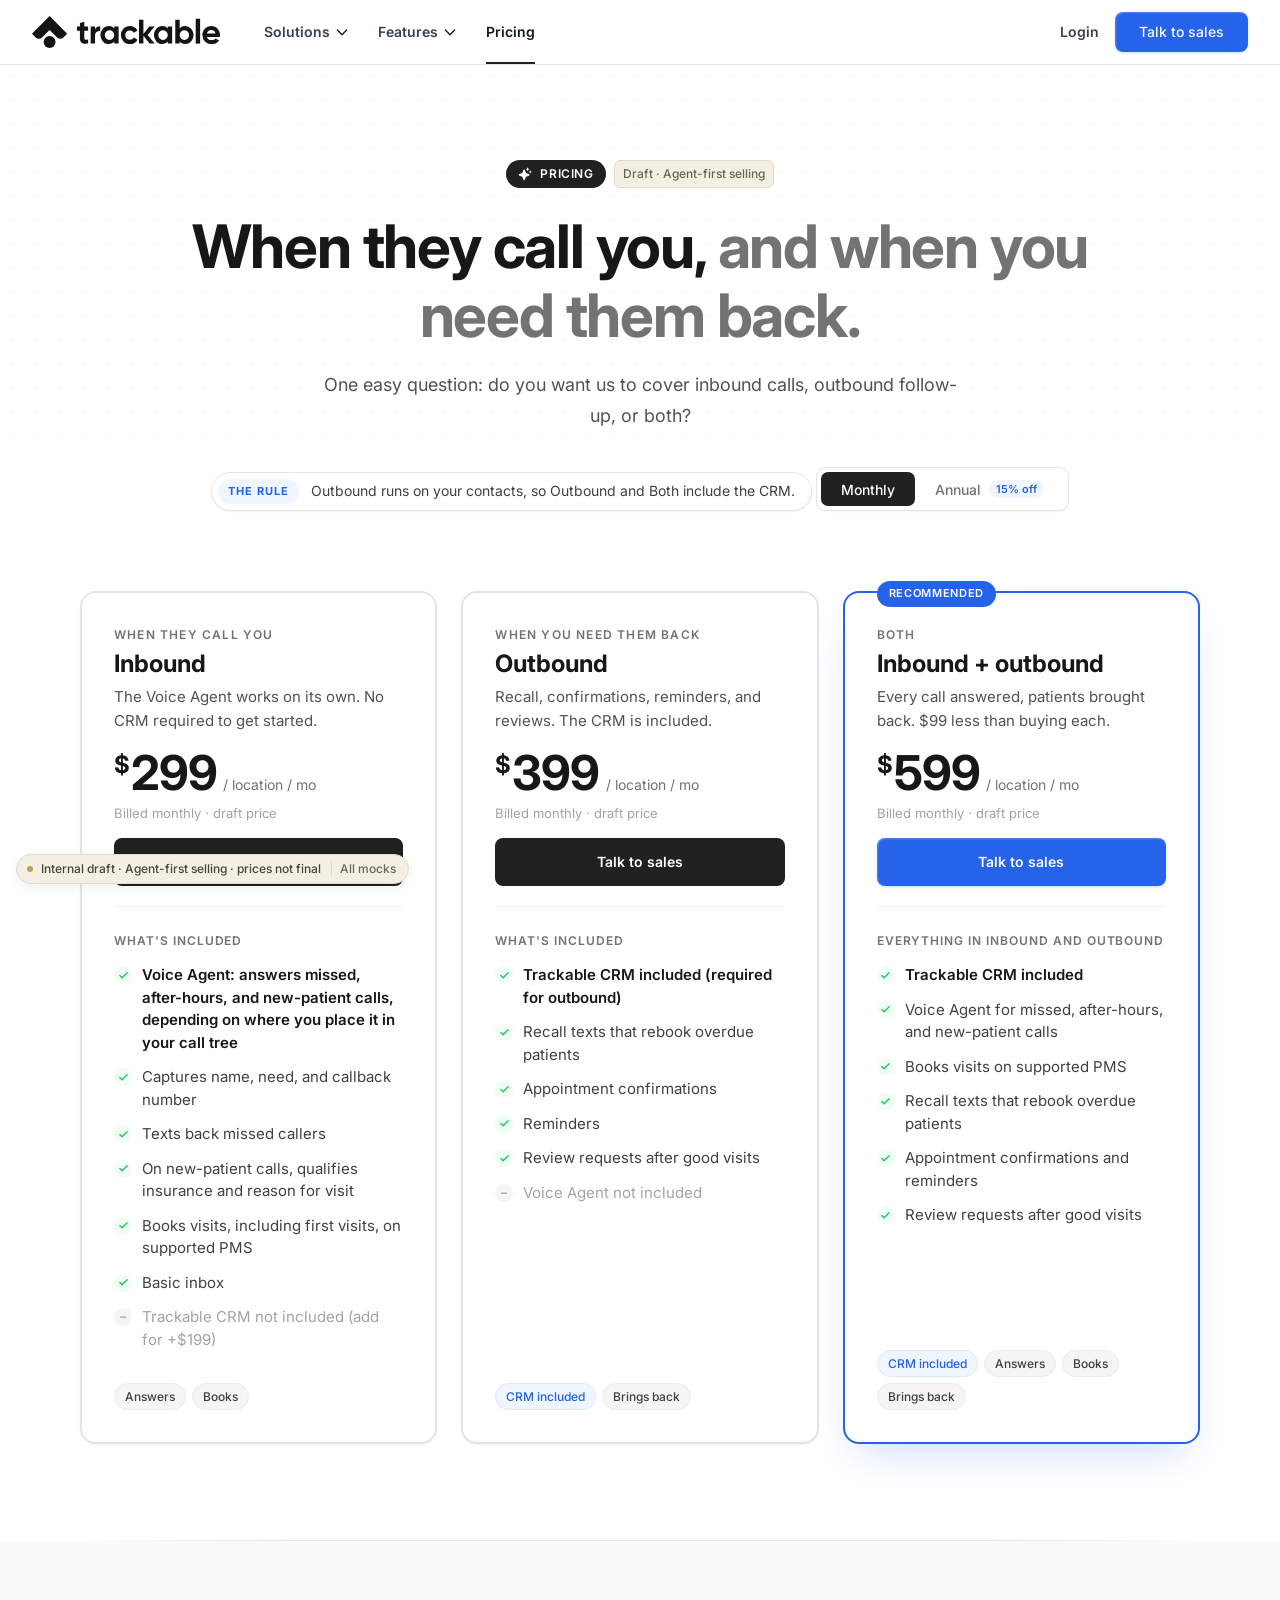
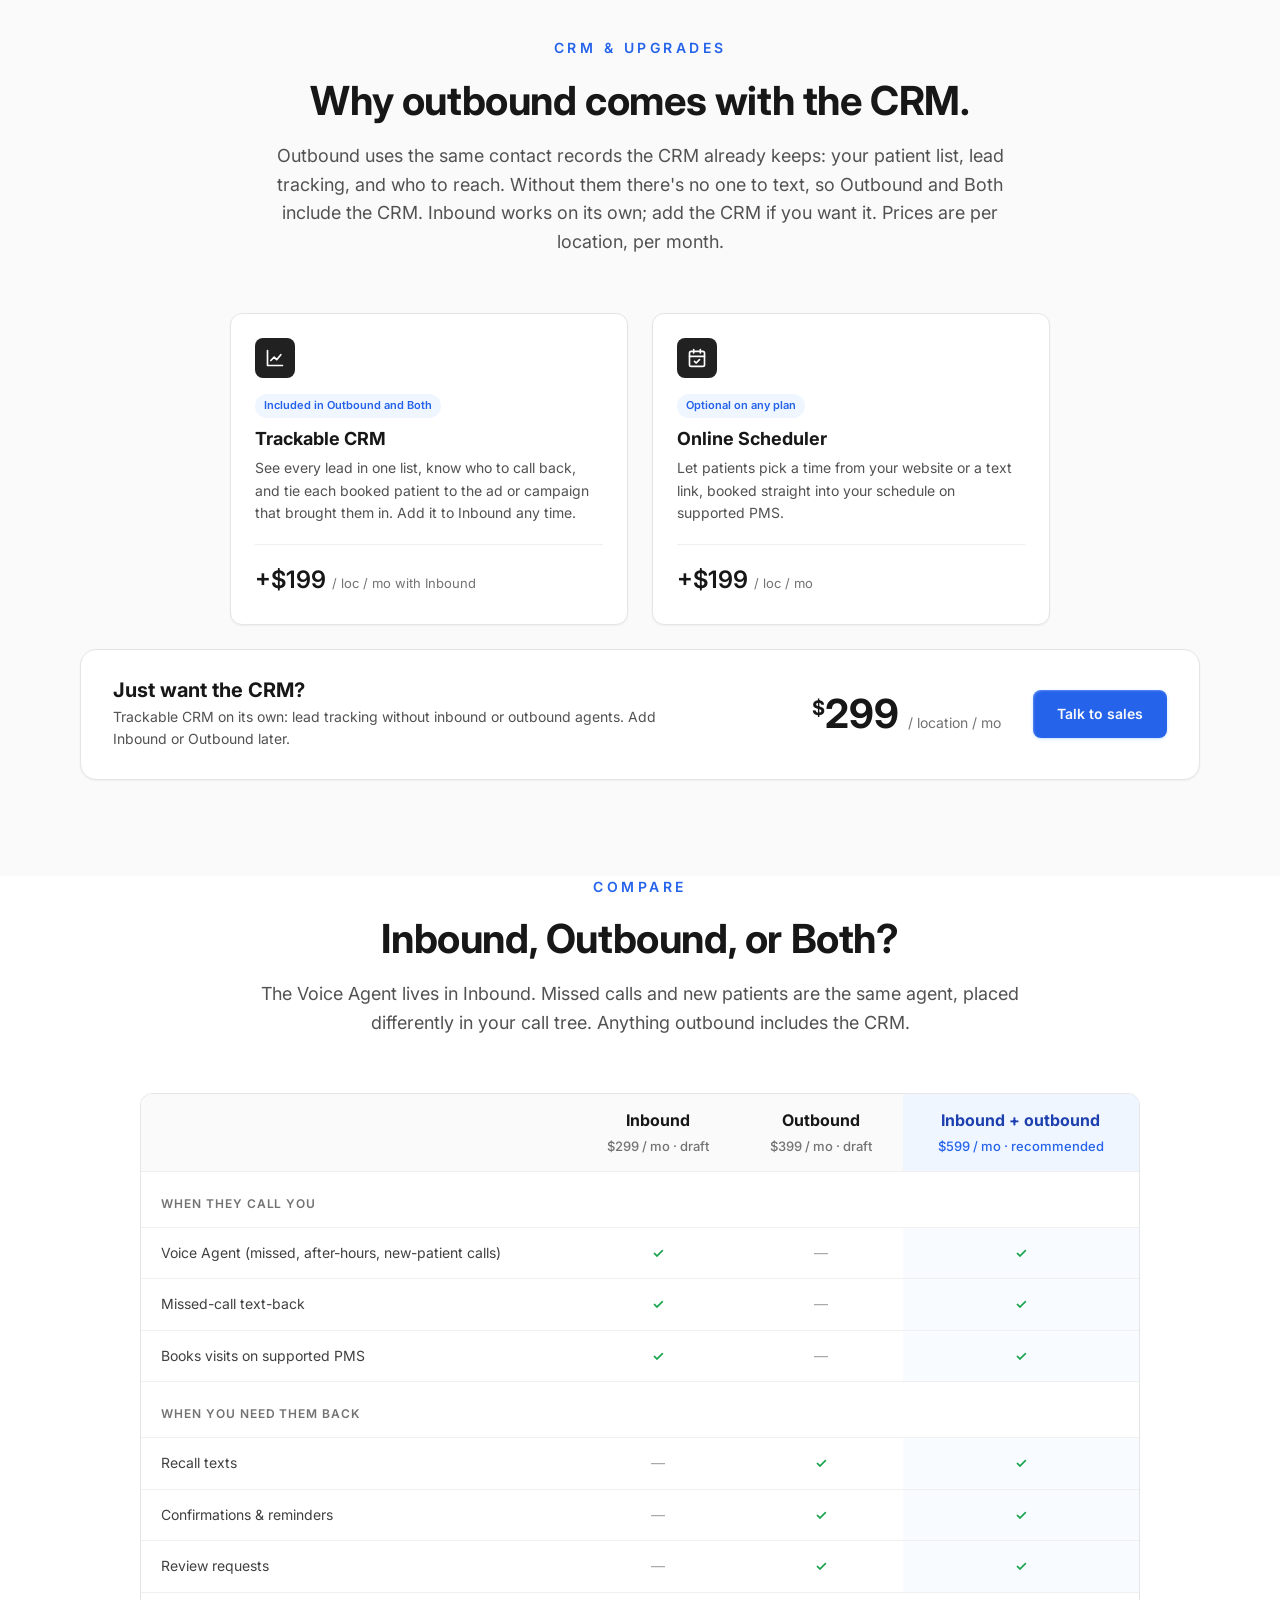
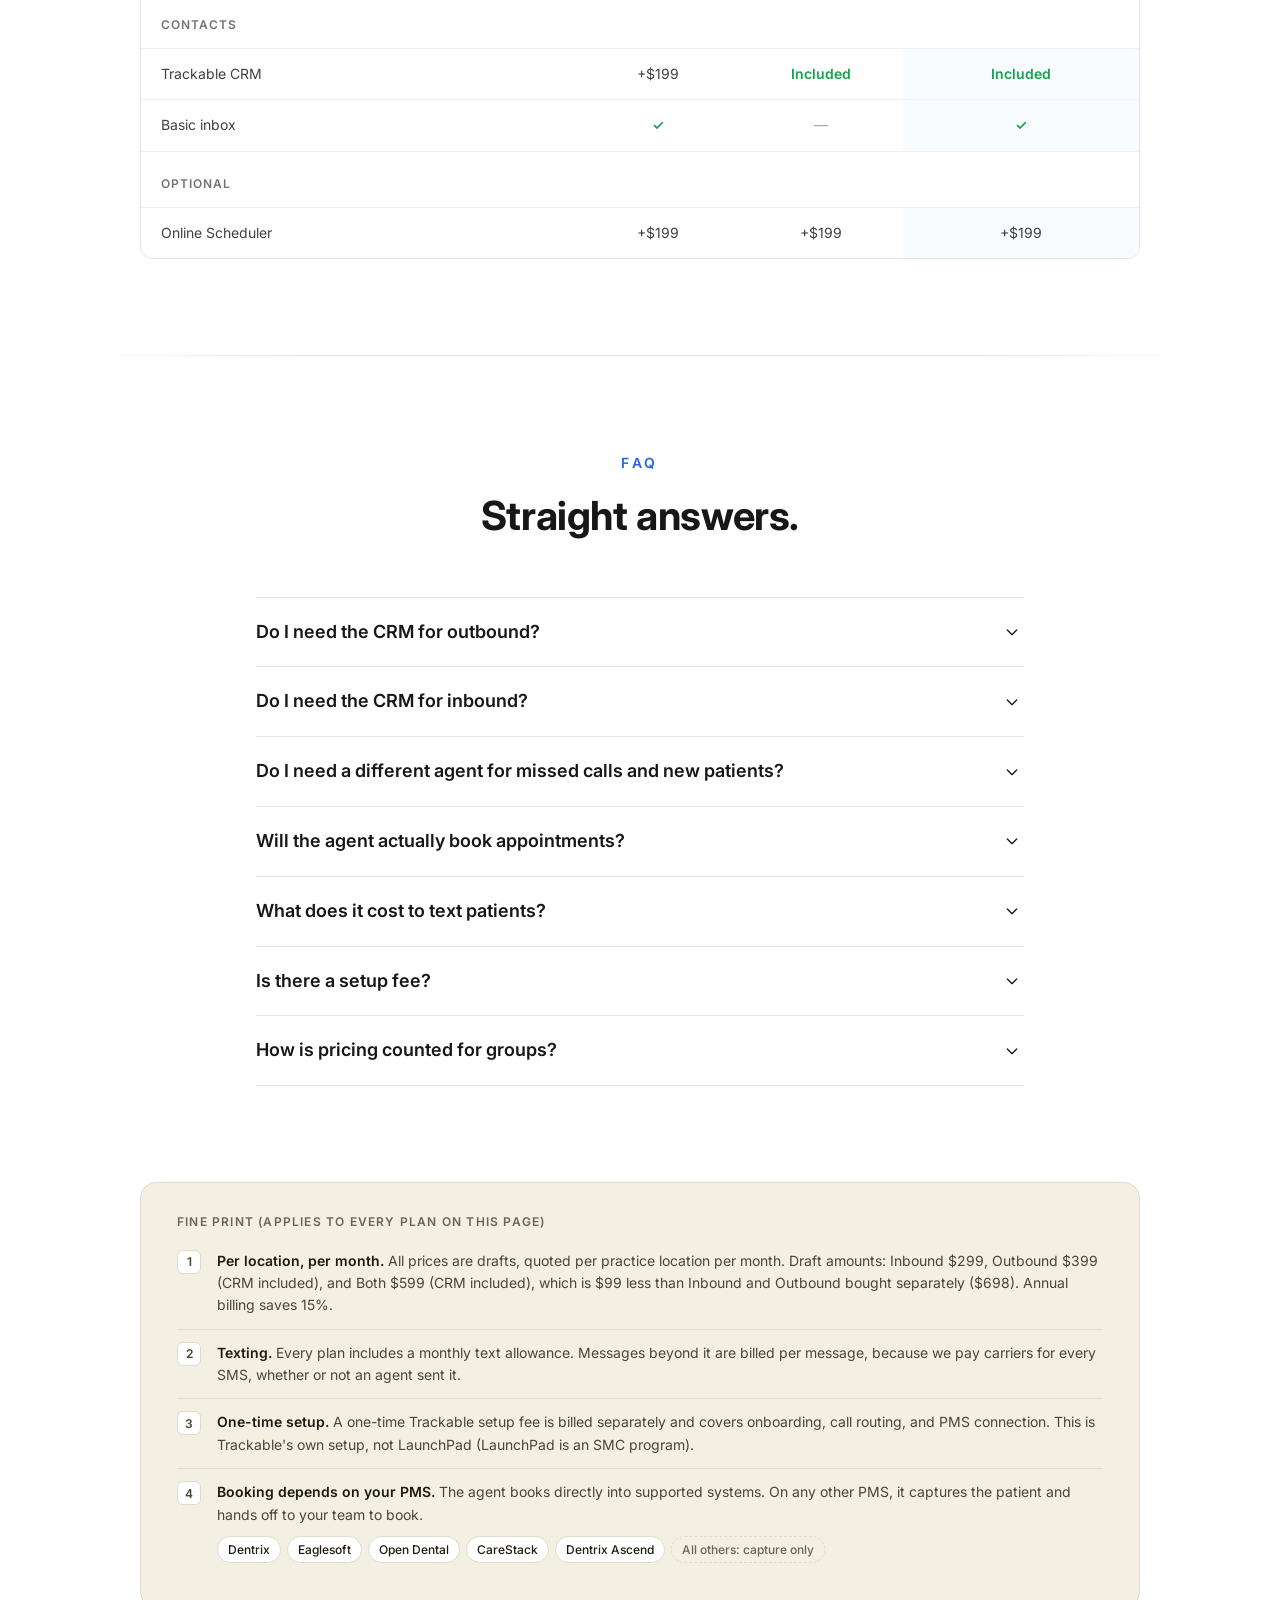
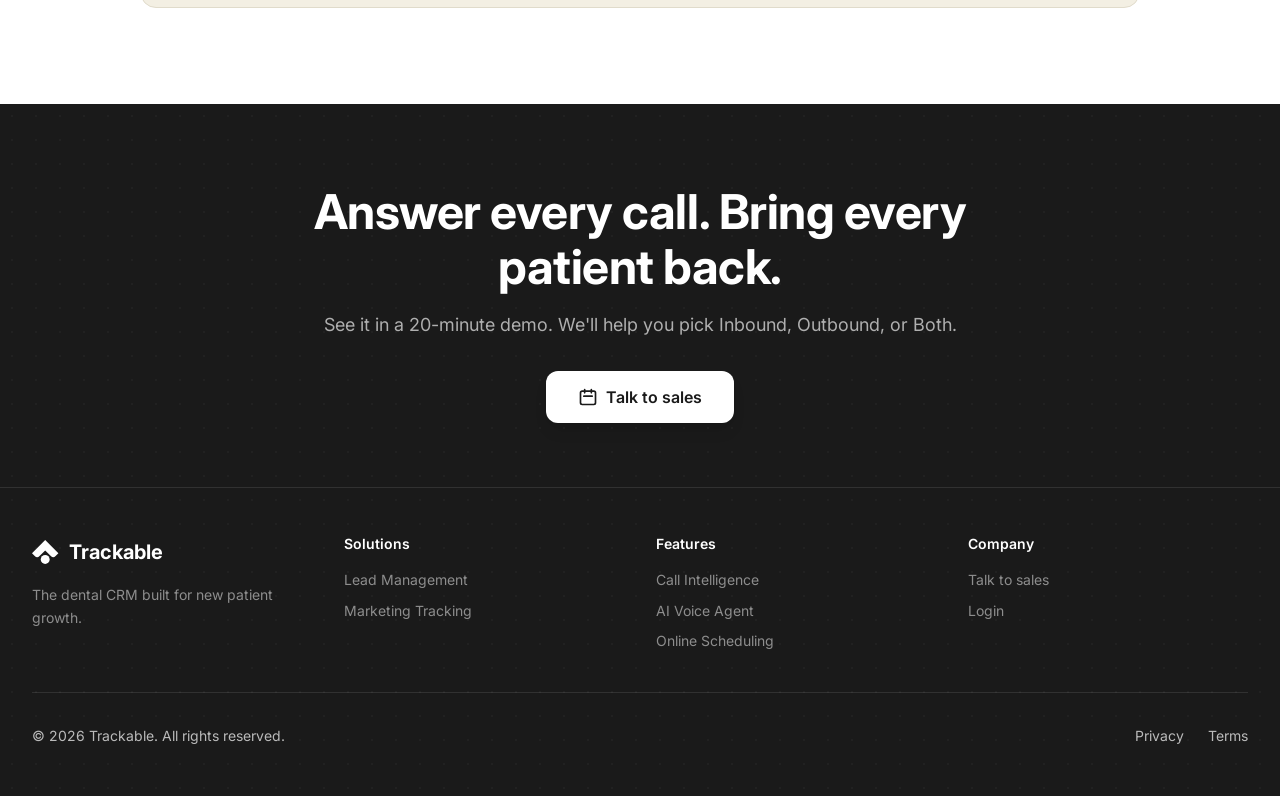
<file: pricing-inbound-outbound.html>
<!doctype html>
<html lang="en"><head>
<meta charset="utf-8"><meta name="viewport" content="width=device-width,initial-scale=1">
<meta name="robots" content="noindex,nofollow">
<title>[Draft] Pricing — Agent-first selling · Trackable</title>
<link rel="icon" type="image/svg+xml" href="https://trackable.io/favicon.svg">
<link rel="stylesheet" href="styles.css?v=20261109c">
</head><body>
<nav class="header-nav"><div class="wrap"><div class="bar">
  <div class="left">
    <a class="logo" href="index.html"><img src="trackable-logo-dark.svg" alt="Trackable"></a>
    <div class="links">
      <div class="dd"><button class="nav-link">Solutions<svg fill="none" stroke="currentColor" viewBox="0 0 24 24"><path stroke-linecap="round" stroke-linejoin="round" stroke-width="2" d="M19 9l-7 7-7-7"/></svg></button><div class="dd-panel"><div class="dd-card"><a class="dd-item" href="https://trackable.io/lead-management"><span class="ic"><svg xmlns="http://www.w3.org/2000/svg" width="18" height="18" fill="currentColor" viewBox="0 0 256 256"><path d="M136,108A52,52,0,1,1,84,56,52,52,0,0,1,136,108Z" opacity="0.2"></path><path d="M117.25,157.92a60,60,0,1,0-66.5,0A95.83,95.83,0,0,0,3.53,195.63a8,8,0,1,0,13.4,8.74,80,80,0,0,1,134.14,0,8,8,0,0,0,13.4-8.74A95.83,95.83,0,0,0,117.25,157.92ZM40,108a44,44,0,1,1,44,44A44.05,44.05,0,0,1,40,108Zm210.14,98.7a8,8,0,0,1-11.07-2.33A79.83,79.83,0,0,0,172,168a8,8,0,0,1,0-16,44,44,0,1,0-16.34-84.87,8,8,0,1,1-5.94-14.85,60,60,0,0,1,55.53,105.64,95.83,95.83,0,0,1,47.22,37.71A8,8,0,0,1,250.14,206.7Z"></path></svg></span><span><span class="t">Lead Management</span><br><span class="s">Capture and track every lead</span></span></a><a class="dd-item" href="https://trackable.io/marketing-tracking"><span class="ic"><svg xmlns="http://www.w3.org/2000/svg" width="18" height="18" fill="currentColor" viewBox="0 0 256 256"><path d="M224,64V208H32V48H208A16,16,0,0,1,224,64Z" opacity="0.2"></path><path d="M232,208a8,8,0,0,1-8,8H32a8,8,0,0,1-8-8V48a8,8,0,0,1,16,0V156.69l50.34-50.35a8,8,0,0,1,11.32,0L128,132.69,180.69,80H160a8,8,0,0,1,0-16h40a8,8,0,0,1,8,8v40a8,8,0,0,1-16,0V91.31l-58.34,58.35a8,8,0,0,1-11.32,0L96,123.31l-56,56V200H224A8,8,0,0,1,232,208Z"></path></svg></span><span><span class="t">Marketing Tracking</span><br><span class="s">Know what drives patients</span></span></a></div></div></div>
      <div class="dd"><button class="nav-link">Features<svg fill="none" stroke="currentColor" viewBox="0 0 24 24"><path stroke-linecap="round" stroke-linejoin="round" stroke-width="2" d="M19 9l-7 7-7-7"/></svg></button><div class="dd-panel"><div class="dd-card"><a class="dd-item" href="https://trackable.io/call-intelligence"><span class="ic"><svg xmlns="http://www.w3.org/2000/svg" width="18" height="18" fill="currentColor" viewBox="0 0 256 256"><path d="M208,96v64H48V96Z" opacity="0.2"></path><path d="M56,96v64a8,8,0,0,1-16,0V96a8,8,0,0,1,16,0ZM88,24a8,8,0,0,0-8,8V224a8,8,0,0,0,16,0V32A8,8,0,0,0,88,24Zm40,32a8,8,0,0,0-8,8V192a8,8,0,0,0,16,0V64A8,8,0,0,0,128,56Zm40,32a8,8,0,0,0-8,8v64a8,8,0,0,0,16,0V96A8,8,0,0,0,168,88Zm40-16a8,8,0,0,0-8,8v96a8,8,0,0,0,16,0V80A8,8,0,0,0,208,72Z"></path></svg></span><span><span class="t">Call Intelligence</span><br><span class="s">AI-powered call analysis</span></span></a><a class="dd-item" href="https://trackable.io/ai-voice-agent"><span class="ic"><svg xmlns="http://www.w3.org/2000/svg" width="18" height="18" fill="currentColor" viewBox="0 0 256 256"><path d="M194.82,151.43l-55.09,20.3-20.3,55.09a7.92,7.92,0,0,1-14.86,0l-20.3-55.09-55.09-20.3a7.92,7.92,0,0,1,0-14.86l55.09-20.3,20.3-55.09a7.92,7.92,0,0,1,14.86,0l20.3,55.09,55.09,20.3A7.92,7.92,0,0,1,194.82,151.43Z" opacity="0.2"></path><path d="M197.58,129.06,146,110l-19-51.62a15.92,15.92,0,0,0-29.88,0L78,110l-51.62,19a15.92,15.92,0,0,0,0,29.88L78,178l19,51.62a15.92,15.92,0,0,0,29.88,0L146,178l51.62-19a15.92,15.92,0,0,0,0-29.88ZM137,164.22a8,8,0,0,0-4.74,4.74L112,223.85,91.78,169A8,8,0,0,0,87,164.22L32.15,144,87,123.78A8,8,0,0,0,91.78,119L112,64.15,132.22,119a8,8,0,0,0,4.74,4.74L191.85,144ZM144,40a8,8,0,0,1,8-8h16V16a8,8,0,0,1,16,0V32h16a8,8,0,0,1,0,16H184V64a8,8,0,0,1-16,0V48H152A8,8,0,0,1,144,40ZM248,88a8,8,0,0,1-8,8h-8v8a8,8,0,0,1-16,0V96h-8a8,8,0,0,1,0-16h8V72a8,8,0,0,1,16,0v8h8A8,8,0,0,1,248,88Z"></path></svg></span><span><span class="t">AI Voice Agent</span><br><span class="s">Never miss a call</span></span></a><a class="dd-item" href="https://trackable.io/online-scheduling"><span class="ic"><svg xmlns="http://www.w3.org/2000/svg" width="18" height="18" fill="currentColor" viewBox="0 0 256 256"><path d="M216,48V88H40V48a8,8,0,0,1,8-8H208A8,8,0,0,1,216,48Z" opacity="0.2"></path><path d="M208,32H184V24a8,8,0,0,0-16,0v8H88V24a8,8,0,0,0-16,0v8H48A16,16,0,0,0,32,48V208a16,16,0,0,0,16,16H208a16,16,0,0,0,16-16V48A16,16,0,0,0,208,32ZM72,48v8a8,8,0,0,0,16,0V48h80v8a8,8,0,0,0,16,0V48h24V80H48V48ZM208,208H48V96H208V208Zm-38.34-85.66a8,8,0,0,1,0,11.32l-48,48a8,8,0,0,1-11.32,0l-24-24a8,8,0,0,1,11.32-11.32L116,164.69l42.34-42.35A8,8,0,0,1,169.66,122.34Z"></path></svg></span><span><span class="t">Online Scheduling</span><br><span class="s">Let patients book 24/7</span></span></a></div></div></div>
      <a class="nav-link active" href="index.html">Pricing</a>
    </div>
  </div>
  <div class="right">
    <a class="login" href="https://app.trackable.io/" target="_blank" rel="noopener">Login</a>
    <a class="btn btn-primary btn-s" href="https://calendly.com/trackable/demo" target="_blank" rel="noopener">Talk to sales</a>
    <button class="menu-btn" type="button" aria-controls="mnav" aria-expanded="false" aria-label="Open menu"><svg class="i-open" fill="none" stroke="currentColor" viewBox="0 0 24 24" aria-hidden="true"><path stroke-linecap="round" stroke-linejoin="round" stroke-width="2" d="M4 6h16M4 12h16M4 18h16"/></svg><svg class="i-close" fill="none" stroke="currentColor" viewBox="0 0 24 24" aria-hidden="true"><path stroke-linecap="round" stroke-linejoin="round" stroke-width="2" d="M6 18L18 6M6 6l12 12"/></svg></button>
  </div>
</div></div>
<div class="mnav" id="mnav" hidden><div class="wrap"><div class="mnav-group"><div class="mnav-label">Solutions</div><a class="mnav-item" href="https://trackable.io/lead-management"><span class="ic"><svg xmlns="http://www.w3.org/2000/svg" width="18" height="18" fill="currentColor" viewBox="0 0 256 256"><path d="M136,108A52,52,0,1,1,84,56,52,52,0,0,1,136,108Z" opacity="0.2"></path><path d="M117.25,157.92a60,60,0,1,0-66.5,0A95.83,95.83,0,0,0,3.53,195.63a8,8,0,1,0,13.4,8.74,80,80,0,0,1,134.14,0,8,8,0,0,0,13.4-8.74A95.83,95.83,0,0,0,117.25,157.92ZM40,108a44,44,0,1,1,44,44A44.05,44.05,0,0,1,40,108Zm210.14,98.7a8,8,0,0,1-11.07-2.33A79.83,79.83,0,0,0,172,168a8,8,0,0,1,0-16,44,44,0,1,0-16.34-84.87,8,8,0,1,1-5.94-14.85,60,60,0,0,1,55.53,105.64,95.83,95.83,0,0,1,47.22,37.71A8,8,0,0,1,250.14,206.7Z"></path></svg></span><span><span class="t">Lead Management</span><span class="s">Capture and track every lead</span></span></a><a class="mnav-item" href="https://trackable.io/marketing-tracking"><span class="ic"><svg xmlns="http://www.w3.org/2000/svg" width="18" height="18" fill="currentColor" viewBox="0 0 256 256"><path d="M224,64V208H32V48H208A16,16,0,0,1,224,64Z" opacity="0.2"></path><path d="M232,208a8,8,0,0,1-8,8H32a8,8,0,0,1-8-8V48a8,8,0,0,1,16,0V156.69l50.34-50.35a8,8,0,0,1,11.32,0L128,132.69,180.69,80H160a8,8,0,0,1,0-16h40a8,8,0,0,1,8,8v40a8,8,0,0,1-16,0V91.31l-58.34,58.35a8,8,0,0,1-11.32,0L96,123.31l-56,56V200H224A8,8,0,0,1,232,208Z"></path></svg></span><span><span class="t">Marketing Tracking</span><span class="s">Know what drives patients</span></span></a></div><div class="mnav-group"><div class="mnav-label">Features</div><a class="mnav-item" href="https://trackable.io/call-intelligence"><span class="ic"><svg xmlns="http://www.w3.org/2000/svg" width="18" height="18" fill="currentColor" viewBox="0 0 256 256"><path d="M208,96v64H48V96Z" opacity="0.2"></path><path d="M56,96v64a8,8,0,0,1-16,0V96a8,8,0,0,1,16,0ZM88,24a8,8,0,0,0-8,8V224a8,8,0,0,0,16,0V32A8,8,0,0,0,88,24Zm40,32a8,8,0,0,0-8,8V192a8,8,0,0,0,16,0V64A8,8,0,0,0,128,56Zm40,32a8,8,0,0,0-8,8v64a8,8,0,0,0,16,0V96A8,8,0,0,0,168,88Zm40-16a8,8,0,0,0-8,8v96a8,8,0,0,0,16,0V80A8,8,0,0,0,208,72Z"></path></svg></span><span><span class="t">Call Intelligence</span><span class="s">AI-powered call analysis</span></span></a><a class="mnav-item" href="https://trackable.io/ai-voice-agent"><span class="ic"><svg xmlns="http://www.w3.org/2000/svg" width="18" height="18" fill="currentColor" viewBox="0 0 256 256"><path d="M194.82,151.43l-55.09,20.3-20.3,55.09a7.92,7.92,0,0,1-14.86,0l-20.3-55.09-55.09-20.3a7.92,7.92,0,0,1,0-14.86l55.09-20.3,20.3-55.09a7.92,7.92,0,0,1,14.86,0l20.3,55.09,55.09,20.3A7.92,7.92,0,0,1,194.82,151.43Z" opacity="0.2"></path><path d="M197.58,129.06,146,110l-19-51.62a15.92,15.92,0,0,0-29.88,0L78,110l-51.62,19a15.92,15.92,0,0,0,0,29.88L78,178l19,51.62a15.92,15.92,0,0,0,29.88,0L146,178l51.62-19a15.92,15.92,0,0,0,0-29.88ZM137,164.22a8,8,0,0,0-4.74,4.74L112,223.85,91.78,169A8,8,0,0,0,87,164.22L32.15,144,87,123.78A8,8,0,0,0,91.78,119L112,64.15,132.22,119a8,8,0,0,0,4.74,4.74L191.85,144ZM144,40a8,8,0,0,1,8-8h16V16a8,8,0,0,1,16,0V32h16a8,8,0,0,1,0,16H184V64a8,8,0,0,1-16,0V48H152A8,8,0,0,1,144,40ZM248,88a8,8,0,0,1-8,8h-8v8a8,8,0,0,1-16,0V96h-8a8,8,0,0,1,0-16h8V72a8,8,0,0,1,16,0v8h8A8,8,0,0,1,248,88Z"></path></svg></span><span><span class="t">AI Voice Agent</span><span class="s">Never miss a call</span></span></a><a class="mnav-item" href="https://trackable.io/online-scheduling"><span class="ic"><svg xmlns="http://www.w3.org/2000/svg" width="18" height="18" fill="currentColor" viewBox="0 0 256 256"><path d="M216,48V88H40V48a8,8,0,0,1,8-8H208A8,8,0,0,1,216,48Z" opacity="0.2"></path><path d="M208,32H184V24a8,8,0,0,0-16,0v8H88V24a8,8,0,0,0-16,0v8H48A16,16,0,0,0,32,48V208a16,16,0,0,0,16,16H208a16,16,0,0,0,16-16V48A16,16,0,0,0,208,32ZM72,48v8a8,8,0,0,0,16,0V48h80v8a8,8,0,0,0,16,0V48h24V80H48V48ZM208,208H48V96H208V208Zm-38.34-85.66a8,8,0,0,1,0,11.32l-48,48a8,8,0,0,1-11.32,0l-24-24a8,8,0,0,1,11.32-11.32L116,164.69l42.34-42.35A8,8,0,0,1,169.66,122.34Z"></path></svg></span><span><span class="t">Online Scheduling</span><span class="s">Let patients book 24/7</span></span></a></div><div class="mnav-sep"></div><a class="mnav-link active" href="index.html" aria-current="page">Pricing</a><a class="mnav-link" href="https://app.trackable.io/" target="_blank" rel="noopener">Login</a><a class="btn btn-dark btn-block mnav-cta" href="https://calendly.com/trackable/demo" target="_blank" rel="noopener">Talk to sales</a></div></div>
</nav>
<section class="hero"><div class="wrap">
  <div class="meta"><span class="pill"><svg width="14" height="14" fill="currentColor" viewBox="0 0 256 256"><path d="M208,144a15.78,15.78,0,0,1-10.42,14.94L146,178l-19,51.62a15.92,15.92,0,0,1-29.88,0L78,178l-51.62-19a15.92,15.92,0,0,1,0-29.88L78,110l19-51.62a15.92,15.92,0,0,1,29.88,0L146,110l51.62,19A15.78,15.78,0,0,1,208,144ZM152,48h16V64a8,8,0,0,0,16,0V48h16a8,8,0,0,0,0-16H184V16a8,8,0,0,0-16,0V32H152a8,8,0,0,0,0,16Zm88,32h-8V72a8,8,0,0,0-16,0v8h-8a8,8,0,0,0,0,16h8v8a8,8,0,0,0,16,0V96h8a8,8,0,0,0,0-16Z"/></svg>Pricing</span><span class="draft-note">Draft · Agent-first selling</span></div>
  <h1>When they call you, <em>and when you need them back.</em></h1>
  <p class="lead">One easy question: do you want us to cover inbound calls, outbound follow-up, or both?</p>
  <div class="thesis"><span>THE RULE</span>Outbound runs on your contacts, so Outbound and Both include the CRM.</div>
  <div class="toggle" role="tablist"><button class="on" data-bill="m">Monthly</button><button data-bill="a">Annual <span class="save">15% off</span></button></div>
</div></section>

<section class="plans" id="plans"><div class="wrap"><div class="plan-grid align-rows">
  <div class="plan">
    <div class="tier">When they call you</div><h3>Inbound</h3>
    <p class="pitch">The Voice Agent works on its own. No CRM required to get started.</p>
    <div class="price"><span class="amt"><sup>$</sup><span data-m="299">299</span></span><span class="per">/ location / mo</span></div>
    <div class="price-note" data-note-m="Billed monthly · draft price" data-note-a="Billed annually · 15% off · draft price">Billed monthly · draft price</div>
    <a class="btn btn-dark btn-block" href="https://calendly.com/trackable/demo" target="_blank" rel="noopener">Talk to sales</a>
    <div class="divider-label">What's included</div>
    <ul class="feat">
      <li class="plus">Voice Agent: answers missed, after-hours, and new-patient calls, depending on where you place it in your call tree</li>
      <li>Captures name, need, and callback number</li>
      <li>Texts back missed callers</li>
      <li>On new-patient calls, qualifies insurance and reason for visit</li>
      <li>Books visits, including first visits, on supported PMS</li>
      <li>Basic inbox</li>
      <li class="off">Trackable CRM not included (add for +$199)</li>
    </ul>
    <div class="outcome-line"><span class="chip">Answers</span><span class="chip">Books</span></div>
  </div>
  <div class="plan">
    <div class="tier">When you need them back</div><h3>Outbound</h3>
    <p class="pitch">Recall, confirmations, reminders, and reviews. The CRM is included.</p>
    <div class="price"><span class="amt"><sup>$</sup><span data-m="399">399</span></span><span class="per">/ location / mo</span></div>
    <div class="price-note" data-note-m="Billed monthly · draft price" data-note-a="Billed annually · 15% off · draft price">Billed monthly · draft price</div>
    <a class="btn btn-dark btn-block" href="https://calendly.com/trackable/demo" target="_blank" rel="noopener">Talk to sales</a>
    <div class="divider-label">What's included</div>
    <ul class="feat">
      <li class="plus">Trackable CRM included (required for outbound)</li>
      <li>Recall texts that rebook overdue patients</li>
      <li>Appointment confirmations</li>
      <li>Reminders</li>
      <li>Review requests after good visits</li>
      <li class="off">Voice Agent not included</li>
    </ul>
    <div class="outcome-line"><span class="chip blue">CRM included</span><span class="chip">Brings back</span></div>
  </div>
  <div class="plan featured">
    <div class="badge">Recommended</div>
    <div class="tier">Both</div><h3>Inbound + outbound</h3>
    <p class="pitch">Every call answered, patients brought back. $99 less than buying each.</p>
    <div class="price"><span class="amt"><sup>$</sup><span data-m="599">599</span></span><span class="per">/ location / mo</span></div>
    <div class="price-note" data-note-m="Billed monthly · draft price" data-note-a="Billed annually · 15% off · draft price">Billed monthly · draft price</div>
    <a class="btn btn-primary btn-block" href="https://calendly.com/trackable/demo" target="_blank" rel="noopener">Talk to sales</a>
    <div class="divider-label">Everything in Inbound and Outbound</div>
    <ul class="feat">
      <li class="plus">Trackable CRM included</li>
      <li>Voice Agent for missed, after-hours, and new-patient calls</li>
      <li>Books visits on supported PMS</li>
      <li>Recall texts that rebook overdue patients</li>
      <li>Appointment confirmations and reminders</li>
      <li>Review requests after good visits</li>
    </ul>
    <div class="outcome-line"><span class="chip blue">CRM included</span><span class="chip">Answers</span><span class="chip">Books</span><span class="chip">Brings back</span></div>
  </div>
</div></div></section>
<div class="hairline"></div>

<section class="block subtle" id="addons"><div class="wrap">
  <div class="section-head"><span class="label">CRM &amp; upgrades</span><h2>Why outbound comes with the CRM.</h2><p>Outbound uses the same contact records the CRM already keeps: your patient list, lead tracking, and who to reach. Without them there's no one to text, so Outbound and Both include the CRM. Inbound works on its own; add the CRM if you want it. Prices are per location, per month.</p></div>
  <div class="addon-grid two">
    <div class="addon"><div class="ic"><svg viewBox="0 0 24 24" fill="none" stroke-width="2" stroke-linecap="round" stroke-linejoin="round"><path d="M3 3v18h18"/><path d="M7 15l4-4 3 3 5-6"/></svg></div><span class="incl">Included in Outbound and Both</span><h4>Trackable CRM</h4><p>See every lead in one list, know who to call back, and tie each booked patient to the ad or campaign that brought them in. Add it to Inbound any time.</p><div class="ap"><b>+$199</b><small>/ loc / mo with Inbound</small></div></div>
    <div class="addon"><div class="ic"><svg viewBox="0 0 24 24" fill="none" stroke-width="2" stroke-linecap="round" stroke-linejoin="round"><rect x="3" y="4" width="18" height="18" rx="2"/><path d="M16 2v4M8 2v4M3 10h18M9 16l2 2 4-4"/></svg></div><span class="incl">Optional on any plan</span><h4>Online Scheduler</h4><p>Let patients pick a time from your website or a text link, booked straight into your schedule on supported PMS.</p><div class="ap"><b>+$199</b><small>/ loc / mo</small></div></div>
  </div>
  <div class="crm-strip">
    <div><h4>Just want the CRM?</h4><p>Trackable CRM on its own: lead tracking without inbound or outbound agents. Add Inbound or Outbound later.</p></div>
    <div class="p"><sup>$</sup><span data-m="299">299</span> <small>/ location / mo</small></div>
    <a class="btn btn-primary" href="https://calendly.com/trackable/demo" target="_blank" rel="noopener">Talk to sales</a>
  </div>
</div></section>

<section class="block tight"><div class="wrap">
  <div class="section-head"><span class="label">Compare</span><h2>Inbound, Outbound, or Both?</h2><p>The Voice Agent lives in Inbound. Missed calls and new patients are the same agent, placed differently in your call tree. Anything outbound includes the CRM.</p></div>
  <div class="table-scroll"><table class="compare">
    <thead><tr><th></th><th>Inbound<small>$<span data-m="299">299</span> / mo · draft</small></th><th>Outbound<small>$<span data-m="399">399</span> / mo · draft</small></th><th class="hl">Inbound + outbound<small>$<span data-m="599">599</span> / mo · recommended</small></th></tr></thead>
    <tbody>
      <tr class="group"><td colspan="4"><span>When they call you</span></td></tr>
      <tr><td>Voice Agent (missed, after-hours, new-patient calls)</td><td class="y">✓</td><td class="n">—</td><td class="y hl">✓</td></tr>
      <tr><td>Missed-call text-back</td><td class="y">✓</td><td class="n">—</td><td class="y hl">✓</td></tr>
      <tr><td>Books visits on supported PMS</td><td class="y">✓</td><td class="n">—</td><td class="y hl">✓</td></tr>
      <tr class="group"><td colspan="4"><span>When you need them back</span></td></tr>
      <tr><td>Recall texts</td><td class="n">—</td><td class="y">✓</td><td class="y hl">✓</td></tr>
      <tr><td>Confirmations &amp; reminders</td><td class="n">—</td><td class="y">✓</td><td class="y hl">✓</td></tr>
      <tr><td>Review requests</td><td class="n">—</td><td class="y">✓</td><td class="y hl">✓</td></tr>
      <tr class="group"><td colspan="4"><span>Contacts</span></td></tr>
      <tr><td>Trackable CRM</td><td>+$199</td><td class="y">Included</td><td class="y hl">Included</td></tr>
      <tr><td>Basic inbox</td><td class="y">✓</td><td class="n">—</td><td class="y hl">✓</td></tr>
      <tr class="group"><td colspan="4"><span>Optional</span></td></tr>
      <tr><td>Online Scheduler</td><td>+$199</td><td>+$199</td><td class="hl">+$199</td></tr>
    </tbody></table></div>
</div></section>
<div class="hairline"></div>

<section class="block" id="faq"><div class="wrap">
  <div class="section-head"><span class="label">FAQ</span><h2>Straight answers.</h2></div>
  <div class="faq"><details><summary>Do I need the CRM for outbound?</summary><p>Yes. Outbound texts go to your patients and leads, and that contact list lives in the CRM. That's why Outbound and Both include the CRM. We don't sell Outbound without it.</p></details><details><summary>Do I need the CRM for inbound?</summary><p>No. Inbound (the Voice Agent) works on its own and includes a basic inbox. Add the CRM for +$199 / location / month when you want full lead tracking.</p></details><details><summary>Do I need a different agent for missed calls and new patients?</summary><p>No. It's the same Voice Agent, part of Inbound. Point it at missed calls, after-hours calls, new-patient calls, or all of them; where it sits in your call tree doesn't change the product.</p></details><details><summary>Will the agent actually book appointments?</summary><p>Yes, on Dentrix, Eaglesoft, Open Dental, CareStack, and Dentrix Ascend. On other systems it captures the patient and hands your team a ready-to-book lead.</p></details><details><summary>What does it cost to text patients?</summary><p>Each plan includes a monthly text allowance. Beyond that, texts are billed per message, because carriers charge us for every SMS.</p></details><details><summary>Is there a setup fee?</summary><p>Yes, a one-time Trackable setup fee covers onboarding, call routing, and PMS connection. It's separate from LaunchPad, which is an SMC program.</p></details><details><summary>How is pricing counted for groups?</summary><p>Per location, per month. Each office that uses Inbound, Outbound, or the CRM counts as one location.</p></details></div>
</div></section>

<section class="block tight" id="fine-print"><div class="wrap">
<div class="footnotes">
  <h5>Fine print (applies to every plan on this page)</h5>
  <div class="fn"><span class="k">1</span><div><b>Per location, per month.</b> All prices are drafts, quoted per practice location per month. Draft amounts: Inbound $299, Outbound $399 (CRM included), and Both $599 (CRM included), which is $99 less than Inbound and Outbound bought separately ($698). Annual billing saves 15%.</div></div>
  <div class="fn"><span class="k">2</span><div><b>Texting.</b> Every plan includes a monthly text allowance. Messages beyond it are billed per message, because we pay carriers for every SMS, whether or not an agent sent it.</div></div>
  <div class="fn"><span class="k">3</span><div><b>One-time setup.</b> A one-time Trackable setup fee is billed separately and covers onboarding, call routing, and PMS connection. This is Trackable's own setup, not LaunchPad (LaunchPad is an SMC program).</div></div>
  <div class="fn"><span class="k">4</span><div><b>Booking depends on your PMS.</b> The agent books directly into supported systems. On any other PMS, it captures the patient and hands off to your team to book.
    <div class="pms"><span>Dentrix</span><span>Eaglesoft</span><span>Open Dental</span><span>CareStack</span><span>Dentrix Ascend</span><span class="cap">All others: capture only</span></div></div></div>
</div>
</div></section>

<section class="footer-nav">
  <div class="cta"><h2>Answer every call. Bring every patient back.</h2><p>See it in a 20-minute demo. We'll help you pick Inbound, Outbound, or Both.</p><a class="btn btn-white" href="https://calendly.com/trackable/demo" target="_blank" rel="noopener"><svg fill="none" stroke="currentColor" viewBox="0 0 24 24"><path stroke-linecap="round" stroke-linejoin="round" stroke-width="2" d="M8 7V3m8 4V3m-9 8h10M5 21h14a2 2 0 002-2V7a2 2 0 00-2-2H5a2 2 0 00-2 2v12a2 2 0 002 2z"/></svg>Talk to sales</a></div>
  <footer class="site-footer"><div class="wrap">
    <div class="grid">
      <div><div class="brand"><span class="glyph"><img src="trackable-logo-white.svg" alt=""></span><span>Trackable</span></div><p>The dental CRM built for new patient growth.</p></div>
      <div><h4>Solutions</h4><ul><li><a href="https://trackable.io/lead-management">Lead Management</a></li><li><a href="https://trackable.io/marketing-tracking">Marketing Tracking</a></li></ul></div>
      <div><h4>Features</h4><ul><li><a href="https://trackable.io/call-intelligence">Call Intelligence</a></li><li><a href="https://trackable.io/ai-voice-agent">AI Voice Agent</a></li><li><a href="https://trackable.io/online-scheduling">Online Scheduling</a></li></ul></div>
      <div><h4>Company</h4><ul><li><a href="https://calendly.com/trackable/demo" target="_blank" rel="noopener">Talk to sales</a></li><li><a href="https://app.trackable.io/" target="_blank" rel="noopener">Login</a></li></ul></div>
    </div>
    <div class="legal"><p>© 2026 Trackable. All rights reserved.</p><div class="links"><a href="https://trackable.io/privacy">Privacy</a><a href="https://trackable.io/terms">Terms</a></div></div>
  </div></footer>
</section>
<div class="draft-badge" role="note"><span class="dot"></span>Internal draft · Agent-first selling · prices not final<a href="index.html">All mocks</a></div>
<script>
document.querySelectorAll('[data-bill]').forEach(b=>b.addEventListener('click',()=>{
  const a=b.dataset.bill==='a';
  document.querySelectorAll('[data-bill]').forEach(x=>x.classList.toggle('on',x===b));
  document.querySelectorAll('[data-m]').forEach(el=>{const m=+el.dataset.m;el.textContent=a?Math.round(m*0.85):m;});
  document.querySelectorAll('[data-note-m]').forEach(el=>{el.textContent=a?el.dataset.noteA:el.dataset.noteM;});
}));
</script>
<script src="nav.js" defer></script>
</body></html>
</file>
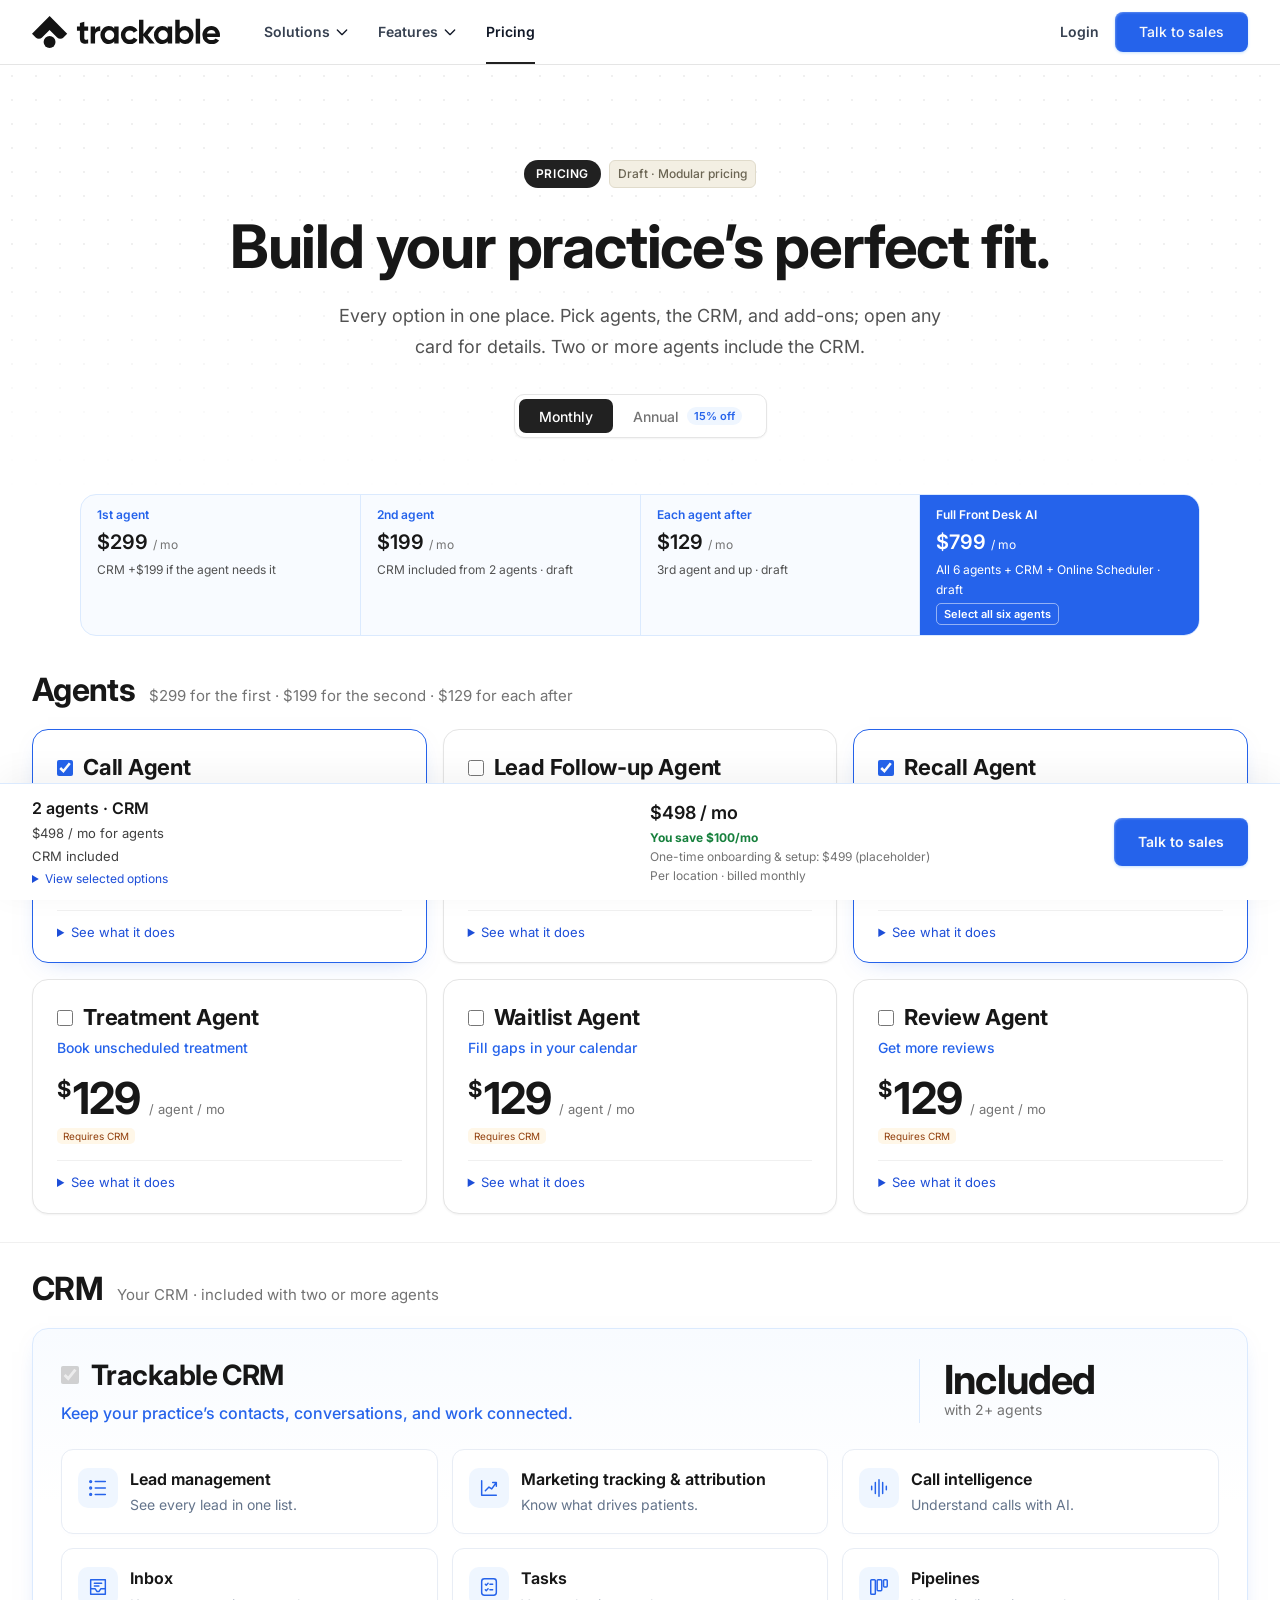
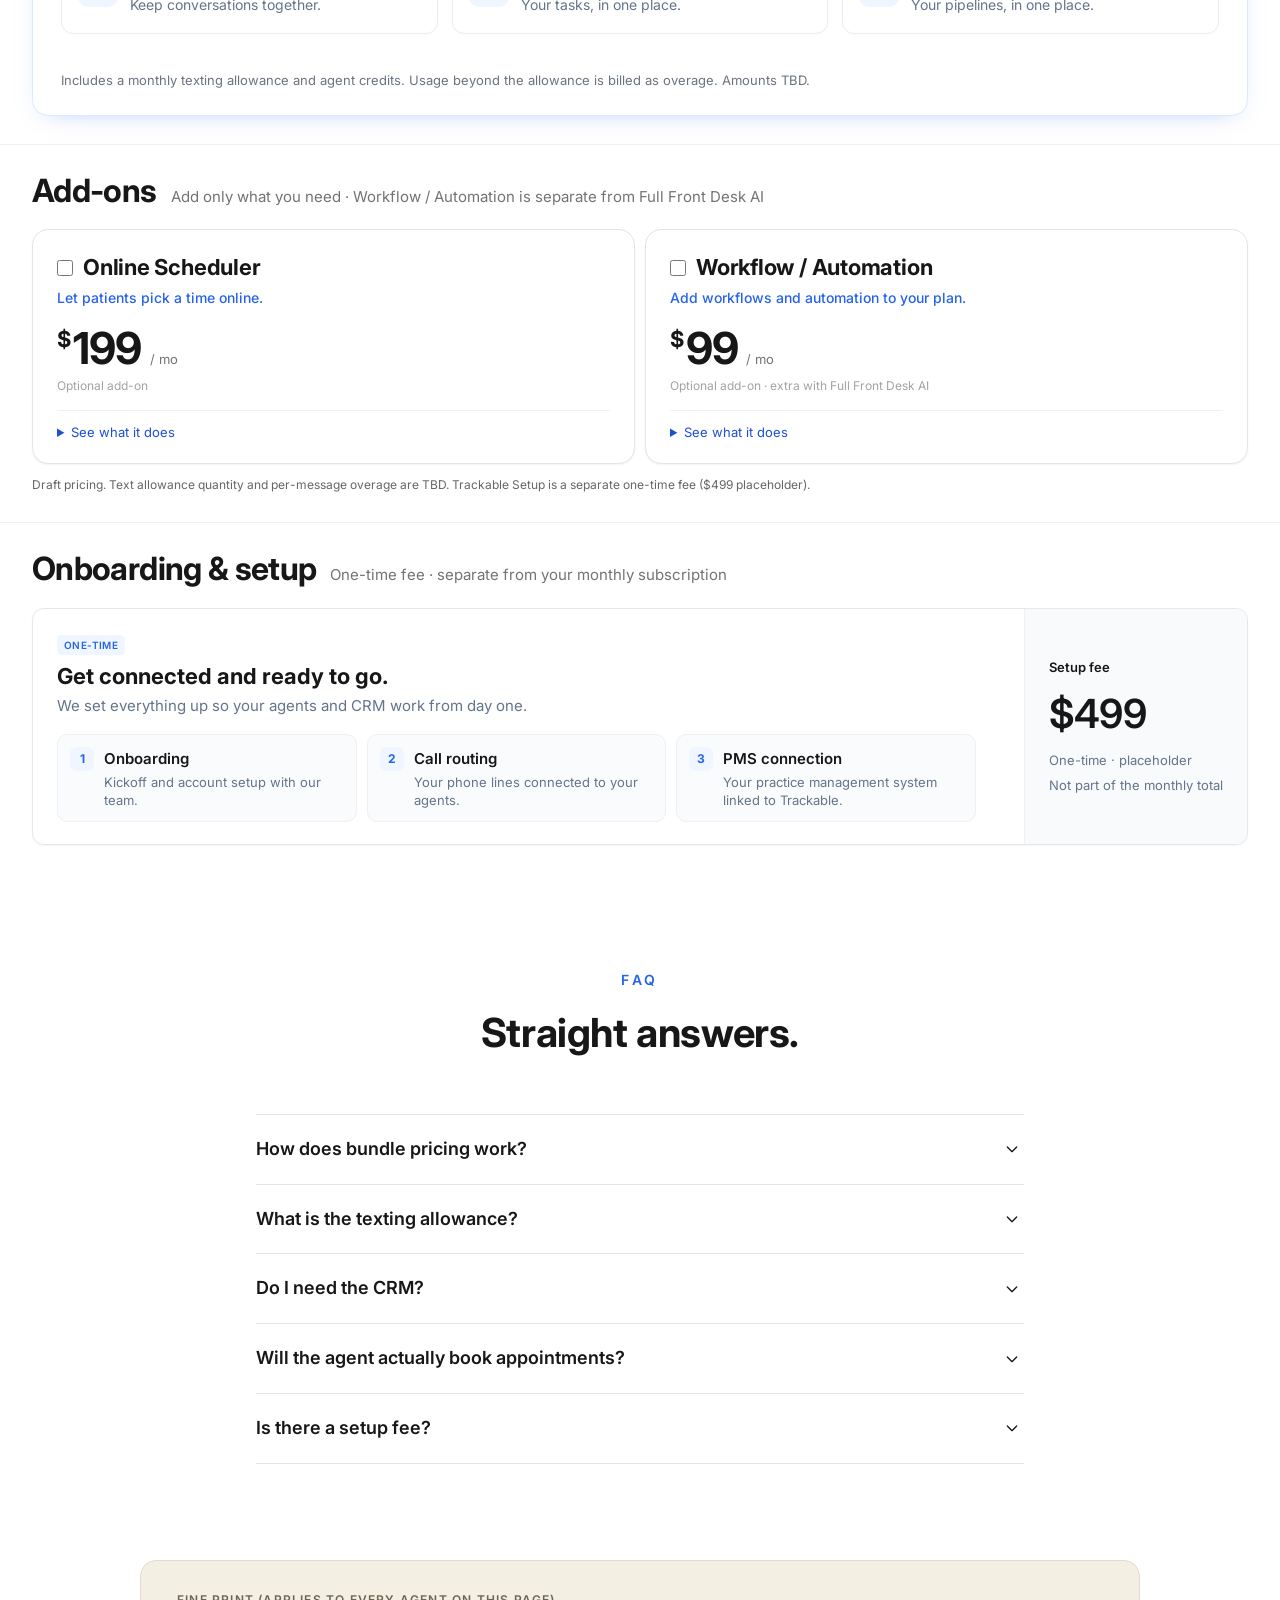
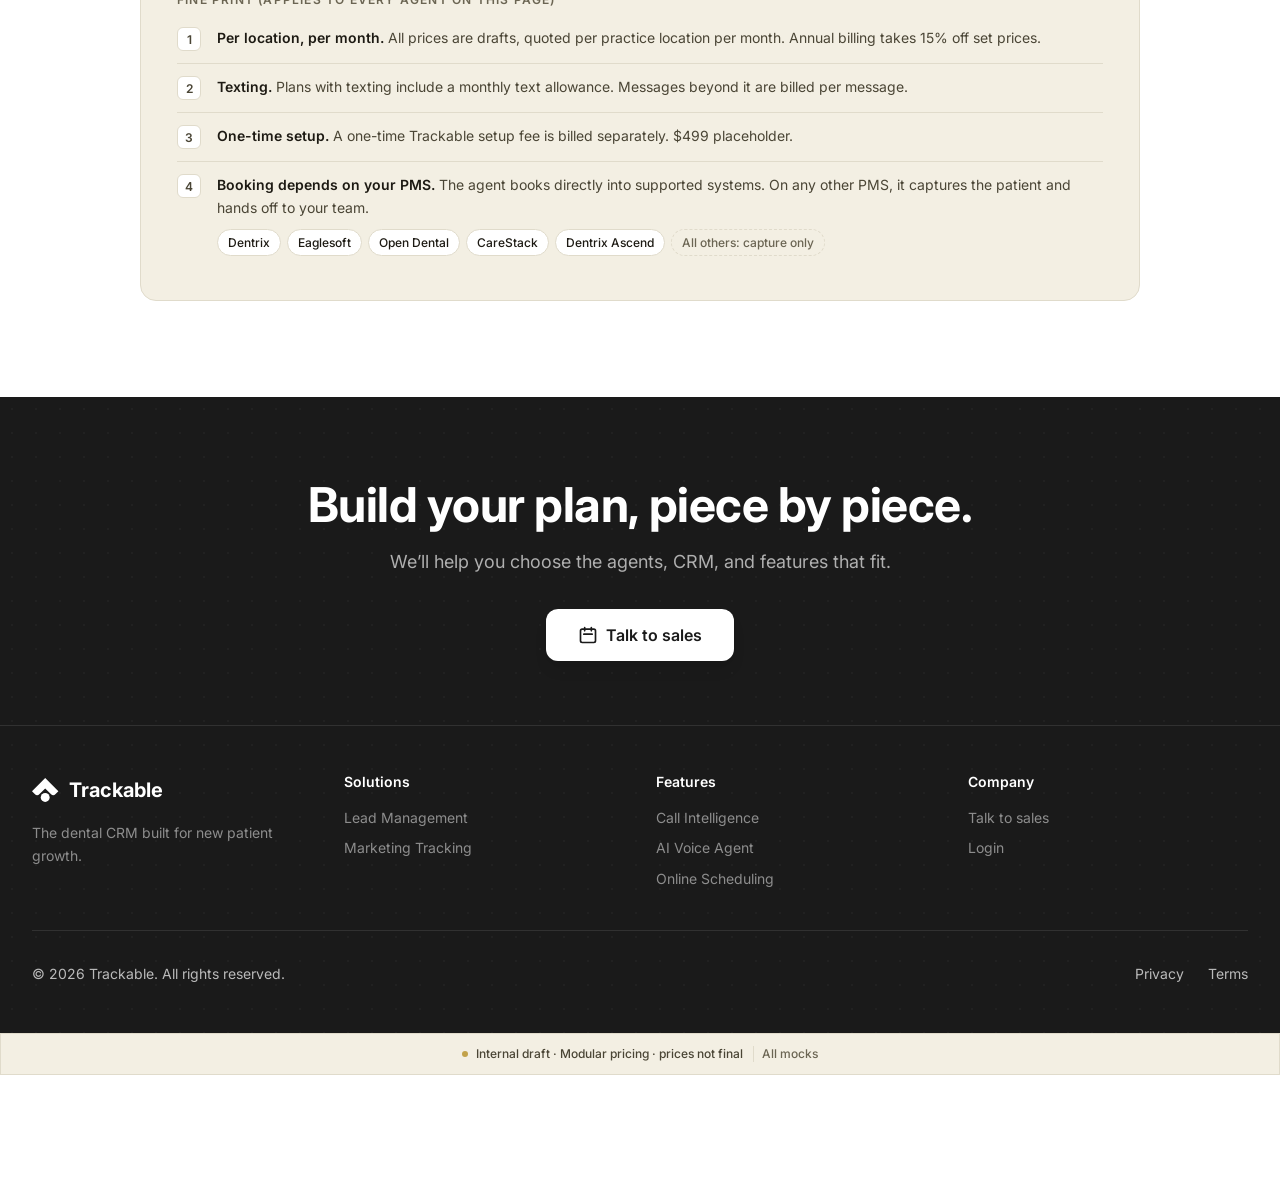
<file: pricing-modular.html>
<!DOCTYPE html>

<html lang="en"><head>
<meta charset="utf-8"/><meta content="width=device-width,initial-scale=1" name="viewport"/>
<meta content="noindex,nofollow" name="robots"/>
<title>[Draft] Pricing — Modular pricing · Trackable</title>
<link href="https://trackable.io/favicon.svg" rel="icon" type="image/svg+xml"/>
<link href="styles.css?v=20261109c" rel="stylesheet"/>
</head><body class="agent-lineup">
<nav class="header-nav"><div class="wrap"><div class="bar">
<div class="left">
<a class="logo" href="index.html"><img alt="Trackable" src="trackable-logo-dark.svg"/></a>
<div class="links">
<div class="dd"><button class="nav-link">Solutions<svg fill="none" stroke="currentColor" viewbox="0 0 24 24"><path d="M19 9l-7 7-7-7" stroke-linecap="round" stroke-linejoin="round" stroke-width="2"></path></svg></button><div class="dd-panel"><div class="dd-card"><a class="dd-item" href="https://trackable.io/lead-management"><span class="ic"><svg fill="currentColor" height="18" viewbox="0 0 256 256" width="18" xmlns="http://www.w3.org/2000/svg"><path d="M136,108A52,52,0,1,1,84,56,52,52,0,0,1,136,108Z" opacity="0.2"></path><path d="M117.25,157.92a60,60,0,1,0-66.5,0A95.83,95.83,0,0,0,3.53,195.63a8,8,0,1,0,13.4,8.74,80,80,0,0,1,134.14,0,8,8,0,0,0,13.4-8.74A95.83,95.83,0,0,0,117.25,157.92ZM40,108a44,44,0,1,1,44,44A44.05,44.05,0,0,1,40,108Zm210.14,98.7a8,8,0,0,1-11.07-2.33A79.83,79.83,0,0,0,172,168a8,8,0,0,1,0-16,44,44,0,1,0-16.34-84.87,8,8,0,1,1-5.94-14.85,60,60,0,0,1,55.53,105.64,95.83,95.83,0,0,1,47.22,37.71A8,8,0,0,1,250.14,206.7Z"></path></svg></span><span><span class="t">Lead Management</span><br/><span class="s">Capture and track every lead</span></span></a><a class="dd-item" href="https://trackable.io/marketing-tracking"><span class="ic"><svg fill="currentColor" height="18" viewbox="0 0 256 256" width="18" xmlns="http://www.w3.org/2000/svg"><path d="M224,64V208H32V48H208A16,16,0,0,1,224,64Z" opacity="0.2"></path><path d="M232,208a8,8,0,0,1-8,8H32a8,8,0,0,1-8-8V48a8,8,0,0,1,16,0V156.69l50.34-50.35a8,8,0,0,1,11.32,0L128,132.69,180.69,80H160a8,8,0,0,1,0-16h40a8,8,0,0,1,8,8v40a8,8,0,0,1-16,0V91.31l-58.34,58.35a8,8,0,0,1-11.32,0L96,123.31l-56,56V200H224A8,8,0,0,1,232,208Z"></path></svg></span><span><span class="t">Marketing Tracking</span><br/><span class="s">Know what drives patients</span></span></a></div></div></div>
<div class="dd"><button class="nav-link">Features<svg fill="none" stroke="currentColor" viewbox="0 0 24 24"><path d="M19 9l-7 7-7-7" stroke-linecap="round" stroke-linejoin="round" stroke-width="2"></path></svg></button><div class="dd-panel"><div class="dd-card"><a class="dd-item" href="https://trackable.io/call-intelligence"><span class="ic"><svg fill="currentColor" height="18" viewbox="0 0 256 256" width="18" xmlns="http://www.w3.org/2000/svg"><path d="M208,96v64H48V96Z" opacity="0.2"></path><path d="M56,96v64a8,8,0,0,1-16,0V96a8,8,0,0,1,16,0ZM88,24a8,8,0,0,0-8,8V224a8,8,0,0,0,16,0V32A8,8,0,0,0,88,24Zm40,32a8,8,0,0,0-8,8V192a8,8,0,0,0,16,0V64A8,8,0,0,0,128,56Zm40,32a8,8,0,0,0-8,8v64a8,8,0,0,0,16,0V96A8,8,0,0,0,168,88Zm40-16a8,8,0,0,0-8,8v96a8,8,0,0,0,16,0V80A8,8,0,0,0,208,72Z"></path></svg></span><span><span class="t">Call Intelligence</span><br/><span class="s">AI-powered call analysis</span></span></a><a class="dd-item" href="https://trackable.io/ai-voice-agent"><span class="ic"><svg fill="currentColor" height="18" viewbox="0 0 256 256" width="18" xmlns="http://www.w3.org/2000/svg"><path d="M194.82,151.43l-55.09,20.3-20.3,55.09a7.92,7.92,0,0,1-14.86,0l-20.3-55.09-55.09-20.3a7.92,7.92,0,0,1,0-14.86l55.09-20.3,20.3-55.09a7.92,7.92,0,0,1,14.86,0l20.3,55.09,55.09,20.3A7.92,7.92,0,0,1,194.82,151.43Z" opacity="0.2"></path><path d="M197.58,129.06,146,110l-19-51.62a15.92,15.92,0,0,0-29.88,0L78,110l-51.62,19a15.92,15.92,0,0,0,0,29.88L78,178l19,51.62a15.92,15.92,0,0,0,29.88,0L146,178l51.62-19a15.92,15.92,0,0,0,0-29.88ZM137,164.22a8,8,0,0,0-4.74,4.74L112,223.85,91.78,169A8,8,0,0,0,87,164.22L32.15,144,87,123.78A8,8,0,0,0,91.78,119L112,64.15,132.22,119a8,8,0,0,0,4.74,4.74L191.85,144ZM144,40a8,8,0,0,1,8-8h16V16a8,8,0,0,1,16,0V32h16a8,8,0,0,1,0,16H184V64a8,8,0,0,1-16,0V48H152A8,8,0,0,1,144,40ZM248,88a8,8,0,0,1-8,8h-8v8a8,8,0,0,1-16,0V96h-8a8,8,0,0,1,0-16h8V72a8,8,0,0,1,16,0v8h8A8,8,0,0,1,248,88Z"></path></svg></span><span><span class="t">AI Voice Agent</span><br/><span class="s">Never miss a call</span></span></a><a class="dd-item" href="https://trackable.io/online-scheduling"><span class="ic"><svg fill="currentColor" height="18" viewbox="0 0 256 256" width="18" xmlns="http://www.w3.org/2000/svg"><path d="M216,48V88H40V48a8,8,0,0,1,8-8H208A8,8,0,0,1,216,48Z" opacity="0.2"></path><path d="M208,32H184V24a8,8,0,0,0-16,0v8H88V24a8,8,0,0,0-16,0v8H48A16,16,0,0,0,32,48V208a16,16,0,0,0,16,16H208a16,16,0,0,0,16-16V48A16,16,0,0,0,208,32ZM72,48v8a8,8,0,0,0,16,0V48h80v8a8,8,0,0,0,16,0V48h24V80H48V48ZM208,208H48V96H208V208Zm-38.34-85.66a8,8,0,0,1,0,11.32l-48,48a8,8,0,0,1-11.32,0l-24-24a8,8,0,0,1,11.32-11.32L116,164.69l42.34-42.35A8,8,0,0,1,169.66,122.34Z"></path></svg></span><span><span class="t">Online Scheduling</span><br/><span class="s">Let patients book 24/7</span></span></a></div></div></div>
<a class="nav-link active" href="index.html">Pricing</a>
</div>
</div>
<div class="right">
<a class="login" href="https://app.trackable.io/" rel="noopener" target="_blank">Login</a>
<a class="btn btn-primary btn-s" href="https://calendly.com/trackable/demo" rel="noopener" target="_blank">Talk to sales</a>
<button aria-controls="mnav" aria-expanded="false" aria-label="Open menu" class="menu-btn" type="button"><svg aria-hidden="true" class="i-open" fill="none" stroke="currentColor" viewbox="0 0 24 24"><path d="M4 6h16M4 12h16M4 18h16" stroke-linecap="round" stroke-linejoin="round" stroke-width="2"></path></svg><svg aria-hidden="true" class="i-close" fill="none" stroke="currentColor" viewbox="0 0 24 24"><path d="M6 18L18 6M6 6l12 12" stroke-linecap="round" stroke-linejoin="round" stroke-width="2"></path></svg></button>
</div>
</div></div>
<div class="mnav" hidden="" id="mnav"><div class="wrap"><div class="mnav-group"><div class="mnav-label">Solutions</div><a class="mnav-item" href="https://trackable.io/lead-management"><span class="ic"><svg fill="currentColor" height="18" viewbox="0 0 256 256" width="18" xmlns="http://www.w3.org/2000/svg"><path d="M136,108A52,52,0,1,1,84,56,52,52,0,0,1,136,108Z" opacity="0.2"></path><path d="M117.25,157.92a60,60,0,1,0-66.5,0A95.83,95.83,0,0,0,3.53,195.63a8,8,0,1,0,13.4,8.74,80,80,0,0,1,134.14,0,8,8,0,0,0,13.4-8.74A95.83,95.83,0,0,0,117.25,157.92ZM40,108a44,44,0,1,1,44,44A44.05,44.05,0,0,1,40,108Zm210.14,98.7a8,8,0,0,1-11.07-2.33A79.83,79.83,0,0,0,172,168a8,8,0,0,1,0-16,44,44,0,1,0-16.34-84.87,8,8,0,1,1-5.94-14.85,60,60,0,0,1,55.53,105.64,95.83,95.83,0,0,1,47.22,37.71A8,8,0,0,1,250.14,206.7Z"></path></svg></span><span><span class="t">Lead Management</span><span class="s">Capture and track every lead</span></span></a><a class="mnav-item" href="https://trackable.io/marketing-tracking"><span class="ic"><svg fill="currentColor" height="18" viewbox="0 0 256 256" width="18" xmlns="http://www.w3.org/2000/svg"><path d="M224,64V208H32V48H208A16,16,0,0,1,224,64Z" opacity="0.2"></path><path d="M232,208a8,8,0,0,1-8,8H32a8,8,0,0,1-8-8V48a8,8,0,0,1,16,0V156.69l50.34-50.35a8,8,0,0,1,11.32,0L128,132.69,180.69,80H160a8,8,0,0,1,0-16h40a8,8,0,0,1,8,8v40a8,8,0,0,1-16,0V91.31l-58.34,58.35a8,8,0,0,1-11.32,0L96,123.31l-56,56V200H224A8,8,0,0,1,232,208Z"></path></svg></span><span><span class="t">Marketing Tracking</span><span class="s">Know what drives patients</span></span></a></div><div class="mnav-group"><div class="mnav-label">Features</div><a class="mnav-item" href="https://trackable.io/call-intelligence"><span class="ic"><svg fill="currentColor" height="18" viewbox="0 0 256 256" width="18" xmlns="http://www.w3.org/2000/svg"><path d="M208,96v64H48V96Z" opacity="0.2"></path><path d="M56,96v64a8,8,0,0,1-16,0V96a8,8,0,0,1,16,0ZM88,24a8,8,0,0,0-8,8V224a8,8,0,0,0,16,0V32A8,8,0,0,0,88,24Zm40,32a8,8,0,0,0-8,8V192a8,8,0,0,0,16,0V64A8,8,0,0,0,128,56Zm40,32a8,8,0,0,0-8,8v64a8,8,0,0,0,16,0V96A8,8,0,0,0,168,88Zm40-16a8,8,0,0,0-8,8v96a8,8,0,0,0,16,0V80A8,8,0,0,0,208,72Z"></path></svg></span><span><span class="t">Call Intelligence</span><span class="s">AI-powered call analysis</span></span></a><a class="mnav-item" href="https://trackable.io/ai-voice-agent"><span class="ic"><svg fill="currentColor" height="18" viewbox="0 0 256 256" width="18" xmlns="http://www.w3.org/2000/svg"><path d="M194.82,151.43l-55.09,20.3-20.3,55.09a7.92,7.92,0,0,1-14.86,0l-20.3-55.09-55.09-20.3a7.92,7.92,0,0,1,0-14.86l55.09-20.3,20.3-55.09a7.92,7.92,0,0,1,14.86,0l20.3,55.09,55.09,20.3A7.92,7.92,0,0,1,194.82,151.43Z" opacity="0.2"></path><path d="M197.58,129.06,146,110l-19-51.62a15.92,15.92,0,0,0-29.88,0L78,110l-51.62,19a15.92,15.92,0,0,0,0,29.88L78,178l19,51.62a15.92,15.92,0,0,0,29.88,0L146,178l51.62-19a15.92,15.92,0,0,0,0-29.88ZM137,164.22a8,8,0,0,0-4.74,4.74L112,223.85,91.78,169A8,8,0,0,0,87,164.22L32.15,144,87,123.78A8,8,0,0,0,91.78,119L112,64.15,132.22,119a8,8,0,0,0,4.74,4.74L191.85,144ZM144,40a8,8,0,0,1,8-8h16V16a8,8,0,0,1,16,0V32h16a8,8,0,0,1,0,16H184V64a8,8,0,0,1-16,0V48H152A8,8,0,0,1,144,40ZM248,88a8,8,0,0,1-8,8h-8v8a8,8,0,0,1-16,0V96h-8a8,8,0,0,1,0-16h8V72a8,8,0,0,1,16,0v8h8A8,8,0,0,1,248,88Z"></path></svg></span><span><span class="t">AI Voice Agent</span><span class="s">Never miss a call</span></span></a><a class="mnav-item" href="https://trackable.io/online-scheduling"><span class="ic"><svg fill="currentColor" height="18" viewbox="0 0 256 256" width="18" xmlns="http://www.w3.org/2000/svg"><path d="M216,48V88H40V48a8,8,0,0,1,8-8H208A8,8,0,0,1,216,48Z" opacity="0.2"></path><path d="M208,32H184V24a8,8,0,0,0-16,0v8H88V24a8,8,0,0,0-16,0v8H48A16,16,0,0,0,32,48V208a16,16,0,0,0,16,16H208a16,16,0,0,0,16-16V48A16,16,0,0,0,208,32ZM72,48v8a8,8,0,0,0,16,0V48h80v8a8,8,0,0,0,16,0V48h24V80H48V48ZM208,208H48V96H208V208Zm-38.34-85.66a8,8,0,0,1,0,11.32l-48,48a8,8,0,0,1-11.32,0l-24-24a8,8,0,0,1,11.32-11.32L116,164.69l42.34-42.35A8,8,0,0,1,169.66,122.34Z"></path></svg></span><span><span class="t">Online Scheduling</span><span class="s">Let patients book 24/7</span></span></a></div><div class="mnav-sep"></div><a aria-current="page" class="mnav-link active" href="index.html">Pricing</a><a class="mnav-link" href="https://app.trackable.io/" rel="noopener" target="_blank">Login</a><a class="btn btn-dark btn-block mnav-cta" href="https://calendly.com/trackable/demo" rel="noopener" target="_blank">Talk to sales</a></div></div>
</nav>
<section class="hero"><div class="wrap">
<div class="meta"><span class="pill">Pricing</span><span class="draft-note">Draft · Modular pricing</span></div>
<h1>Build your practice’s perfect fit.</h1>
<p class="lead">Every option in one place. Pick agents, the CRM, and add-ons; open any card for details. Two or more agents include the CRM.</p>
<div class="toggle" role="tablist"><button class="on" data-bill="m">Monthly</button><button data-bill="a">Annual <span class="save">15% off</span></button></div>
</div></section>
<section class="agent-pricing"><div class="wrap"><div aria-label="Draft bundle pricing" class="agent-ladder">
<div><b>1st agent</b><strong>$<span data-m="299">299</span> <small>/ mo</small></strong><p>CRM +$<span data-m="199">199</span> if the agent needs it</p></div>
<div><b>2nd agent</b><strong>$<span data-m="199">199</span> <small>/ mo</small></strong><p>CRM included from 2 agents · draft</p></div>
<div><b>Each agent after</b><strong>$<span data-m="129">129</span> <small>/ mo</small></strong><p>3rd agent and up · draft</p></div>
<div class="full-desk"><b>Full Front Desk AI</b><strong>$<span data-m="799">799</span> <small>/ mo</small></strong><p>All 6 agents + CRM + Online Scheduler · draft</p><button class="full-desk-select" id="full-desk-select" type="button">Select all six agents</button></div>
</div></div></section>
<main id="modular-configurator">
<section class="sku-group" id="outcomes"><div class="wrap"><div class="sku-group-heading"><h2>Agents</h2><p>$299 for the first · $199 for the second · $129 for each after</p></div><div class="sku-grid agents-grid"><article class="plan sku-card"><label class="sku-heading"><input aria-label="Add Call Agent" checked="" class="agent-check" data-crm="false" type="checkbox" value="Call Agent"/><span>Call Agent</span></label><p class="sku-outcome">Never miss a call again</p><div class="sku-price"><sup>$</sup><span class="agent-card-price" data-m="299">299</span><small> / agent / mo</small></div><p class="sku-note">CRM optional</p><details><summary>See what it does</summary><div>Every call answered, during business hours and after hours. Scale the front desk when new patients grow fast.<ul><li>Answers business-hours and after-hours calls</li><li>Built to book new patients on the call</li><li>Scales with new-patient volume, no extra staff</li></ul></div></details></article><article class="plan sku-card"><label class="sku-heading"><input aria-label="Add Lead Follow-up Agent" class="agent-check" data-crm="true" type="checkbox" value="Lead Follow-up Agent"/><span>Lead Follow-up Agent</span></label><p class="sku-outcome">Follow up on every web lead</p><div class="sku-price"><sup>$</sup><span class="agent-card-price" data-m="299">299</span><small> / agent / mo</small></div><p class="sku-note"><span class="availability">Requires CRM</span></p><details><summary>See what it does</summary><div>For leads that come in through forms, chat, and other non-phone channels. Phone calls are handled by the Call Agent.<ul><li>Responds to web form and chat leads</li><li>Follows up until the lead is booked or closed</li><li>Separate from phone calls</li></ul></div></details></article><article class="plan sku-card"><label class="sku-heading"><input aria-label="Add Recall Agent" checked="" class="agent-check" data-crm="true" type="checkbox" value="Recall Agent"/><span>Recall Agent</span></label><p class="sku-outcome">Fill chairs with patients due for cleanings</p><div class="sku-price"><sup>$</sup><span class="agent-card-price" data-m="299">299</span><small> / agent / mo</small></div><p class="sku-note"><span class="availability">Requires CRM</span></p><details><summary>See what it does</summary><div>Reminds and books patients due for cleanings. No work needed from staff, just filled chairs.<ul><li>Finds patients due for cleanings</li><li>Reminds them and books the visit</li><li>No staff follow-up needed</li></ul></div></details></article><article class="plan sku-card"><label class="sku-heading"><input aria-label="Add Treatment Agent" class="agent-check" data-crm="true" type="checkbox" value="Treatment Agent"/><span>Treatment Agent</span></label><p class="sku-outcome">Book unscheduled treatment</p><div class="sku-price"><sup>$</sup><span class="agent-card-price" data-m="299">299</span><small> / agent / mo</small></div><p class="sku-note"><span class="availability">Requires CRM</span></p><details><summary>See what it does</summary><div>The agent finds treatment opportunities and gets those patients on the books.<ul><li>Finds unscheduled treatment opportunities</li><li>Reaches out to the patient</li><li>Gets them booked</li></ul></div></details></article><article class="plan sku-card"><label class="sku-heading"><input aria-label="Add Waitlist Agent" class="agent-check" data-crm="true" type="checkbox" value="Waitlist Agent"/><span>Waitlist Agent</span></label><p class="sku-outcome">Fill gaps in your calendar</p><div class="sku-price"><sup>$</sup><span class="agent-card-price" data-m="299">299</span><small> / agent / mo</small></div><p class="sku-note"><span class="availability">Requires CRM</span></p><details><summary>See what it does</summary><div>Open slots get filled with patients from your waiting list.<ul><li>Spots gaps in the calendar</li><li>Offers them to waitlisted patients</li><li>Books the open slot</li></ul></div></details></article><article class="plan sku-card"><label class="sku-heading"><input aria-label="Add Review Agent" class="agent-check" data-crm="true" type="checkbox" value="Review Agent"/><span>Review Agent</span></label><p class="sku-outcome">Get more reviews</p><div class="sku-price"><sup>$</sup><span class="agent-card-price" data-m="299">299</span><small> / agent / mo</small></div><p class="sku-note"><span class="availability">Requires CRM</span></p><details><summary>See what it does</summary><div>Ask patients for reviews so more of them actually leave one.<ul><li>Sends review requests to patients</li><li>Runs without staff effort</li></ul></div></details></article></div></div></section>
<section class="sku-group" id="platform"><div class="wrap"><div class="sku-group-heading"><h2>CRM</h2><p>Your CRM · included with two or more agents</p></div><div class="sku-grid platform-grid"><article class="plan sku-card platform-card"><div class="platform-overview"><div class="platform-main"><label class="sku-heading"><input class="sku-check" data-price="199" id="platform-option" type="checkbox" value="Trackable CRM"/><span>Trackable CRM</span></label><p class="sku-outcome">Keep your practice’s contacts, conversations, and work connected.</p></div><div class="platform-pricing"><div class="sku-price"><span id="platform-price-amount">$<span data-m="199" id="platform-card-price">199</span></span><span id="platform-included" hidden>Included</span><small id="platform-price-unit"> / mo with 1 agent</small></div><p class="sku-note" id="platform-option-note">Included with 2+ agents · $299 standalone</p></div></div><div aria-label="Included CRM features" class="platform-features" role="list"><div class="platform-feature" role="listitem"><span aria-hidden="true" class="platform-feature-icon"><svg fill="none" stroke="currentColor" stroke-linecap="round" stroke-linejoin="round" stroke-width="1.6" viewBox="0 0 24 24"><path d="M9 5h11M9 12h11M9 19h11"></path><circle cx="4" cy="5" r="1"></circle><circle cx="4" cy="12" r="1"></circle><circle cx="4" cy="19" r="1"></circle></svg></span><div class="platform-feature-copy"><h3>Lead management</h3><p>See every lead in one list.</p></div></div><div class="platform-feature" role="listitem"><span aria-hidden="true" class="platform-feature-icon"><svg fill="none" stroke="currentColor" stroke-linecap="round" stroke-linejoin="round" stroke-width="1.6" viewBox="0 0 24 24"><path d="M4 4v16h16M8 15l4-4 3 2 5-7m-4 0h4v4"></path></svg></span><div class="platform-feature-copy"><h3>Marketing tracking &amp; attribution</h3><p>Know what drives patients.</p></div></div><div class="platform-feature" role="listitem"><span aria-hidden="true" class="platform-feature-icon"><svg fill="none" stroke="currentColor" stroke-linecap="round" stroke-linejoin="round" stroke-width="1.6" viewBox="0 0 24 24"><path d="M4 10v4m4-8v12m4-15v18m4-15v12m4-8v4"></path></svg></span><div class="platform-feature-copy"><h3>Call intelligence</h3><p>Understand calls with AI.</p></div></div><div class="platform-feature" role="listitem"><span aria-hidden="true" class="platform-feature-icon"><svg fill="none" stroke="currentColor" stroke-linecap="round" stroke-linejoin="round" stroke-width="1.6" viewBox="0 0 24 24"><path d="M4 4h16v16H4zM4 14h5l2 3h2l2-3h5M8 8h8m-8 3h5"></path></svg></span><div class="platform-feature-copy"><h3>Inbox</h3><p>Keep conversations together.</p></div></div><div class="platform-feature" role="listitem"><span aria-hidden="true" class="platform-feature-icon"><svg fill="none" stroke="currentColor" stroke-linecap="round" stroke-linejoin="round" stroke-width="1.6" viewBox="0 0 24 24"><rect height="18" rx="3" width="16" x="4" y="3"></rect><path d="m8 9 1 1 2-2m2 1h3m-8 6 1 1 2-2m2 1h3"></path></svg></span><div class="platform-feature-copy"><h3>Tasks</h3><p>Your tasks, in one place.</p></div></div><div class="platform-feature" role="listitem"><span aria-hidden="true" class="platform-feature-icon"><svg fill="none" stroke="currentColor" stroke-linecap="round" stroke-linejoin="round" stroke-width="1.6" viewBox="0 0 24 24"><rect height="16" rx="1" width="5" x="3" y="4"></rect><rect height="12" rx="1" width="5" x="10" y="4"></rect><rect height="8" rx="1" width="4" x="17" y="4"></rect></svg></span><div class="platform-feature-copy"><h3>Pipelines</h3><p>Your pipelines, in one place.</p></div></div></div><p class="platform-disclaimer">Includes a monthly texting allowance and agent credits. Usage beyond the allowance is billed as overage. Amounts TBD.</p></div></article></div></div></section>
<section class="sku-group" id="addons"><div class="wrap"><div class="sku-group-heading"><h2>Add-ons</h2><p>Add only what you need · Workflow / Automation is separate from Full Front Desk AI</p></div><div class="sku-grid addons-grid"><article class="plan sku-card"><label class="sku-heading"><input class="sku-check" data-price="199" id="scheduler-option" type="checkbox" value="Online Scheduler"/><span>Online Scheduler</span></label><p class="sku-outcome">Let patients pick a time online.</p><div class="sku-price"><sup>$</sup><span data-m="199">199</span><small> / mo</small></div><p class="sku-note" id="scheduler-option-note">Optional add-on</p><details><summary>See what it does</summary><div>Website booking or a text link, booked into supported PMS. Included with Full Front Desk AI.</div></details></article><article class="plan sku-card"><label class="sku-heading"><input class="sku-check" data-price="99" id="workflow-option" type="checkbox" value="Workflow / Automation"/><span>Workflow / Automation</span></label><p class="sku-outcome">Add workflows and automation to your plan.</p><div class="sku-price"><sup>$</sup><span data-m="99">99</span><small> / mo</small></div><p class="sku-note" id="workflow-option-note">Optional add-on · extra with Full Front Desk AI</p><details><summary>See what it does</summary><div>Workflow / Automation is a separate $99 per month add-on. It is not included in the $799 Full Front Desk AI bundle.</div></details></article></div><p class="sku-catalog-note">Draft pricing. Text allowance quantity and per-message overage are TBD. Trackable Setup is a separate one-time fee ($499 placeholder).</p></div></section><section class="sku-group" id="onboarding"><div class="wrap"><div class="sku-group-heading"><h2>Onboarding &amp; setup</h2><p>One-time fee · separate from your monthly subscription</p></div><article class="plan setup-info"><div class="setup-main"><span class="setup-kicker">One-time</span><h3>Get connected and ready to go.</h3><p>We set everything up so your agents and CRM work from day one.</p><div class="setup-steps"><div class="setup-step"><span class="setup-num">1</span><div><b>Onboarding</b><small>Kickoff and account setup with our team.</small></div></div><div class="setup-step"><span class="setup-num">2</span><div><b>Call routing</b><small>Your phone lines connected to your agents.</small></div></div><div class="setup-step"><span class="setup-num">3</span><div><b>PMS connection</b><small>Your practice management system linked to Trackable.</small></div></div></div></div><div class="setup-info-price"><span class="setup-price-label">Setup fee</span><strong>$499</strong><span>One-time · placeholder</span><span>Not part of the monthly total</span></div></article></div></section></main>
<section class="block" id="faq"><div class="wrap">
<div class="section-head"><span class="label">FAQ</span><h2>Straight answers.</h2></div>
<div class="faq"><details><summary>How does bundle pricing work?</summary><p>The first agent is $299 per month, the second is $199, and each agent after that is $129. The CRM is included from two agents on. Full Front Desk AI is $799 for all six agents, the CRM, and the Online Scheduler, a $414/mo savings versus $1,213 bought separately. Workflow / Automation is an extra $99 per month. These are draft prices. CRM is included with any two or more agents.</p></details><details><summary>What is the texting allowance?</summary><p>Plans with texting include a monthly text allowance. Texts beyond that allowance are billed per message. Allowance and overage amounts will be confirmed in your proposal.</p></details><details><summary>Do I need the CRM?</summary><p>Recall, Treatment, Waitlist, and Review require the CRM (CRM); Call Agent does not. CRM is included with 2+ agents. With one agent it is +$199, required for those four agents and optional with Call Agent. CRM without agents is $299 per month.</p></details><details><summary>Will the agent actually book appointments?</summary><p>Yes, on Dentrix, Eaglesoft, Open Dental, CareStack, and Dentrix Ascend. On other systems it captures the patient and hands your team a ready-to-book lead.</p></details><details><summary>Is there a setup fee?</summary><p>Yes, a one-time Trackable setup fee. Amount TBD, billed separately from the monthly subscription.</p></details></div>
</div></section>
<section class="block tight" id="fine-print"><div class="wrap">
<div class="footnotes">
<h5>Fine print (applies to every agent on this page)</h5>
<div class="fn"><span class="k">1</span><div><b>Per location, per month.</b> All prices are drafts, quoted per practice location per month. Annual billing takes 15% off set prices.</div></div>
<div class="fn"><span class="k">2</span><div><b>Texting.</b> Plans with texting include a monthly text allowance. Messages beyond it are billed per message.</div></div>
<div class="fn"><span class="k">3</span><div><b>One-time setup.</b> A one-time Trackable setup fee is billed separately. $499 placeholder.</div></div>
<div class="fn"><span class="k">4</span><div><b>Booking depends on your PMS.</b> The agent books directly into supported systems. On any other PMS, it captures the patient and hands off to your team.
    <div class="pms"><span>Dentrix</span><span>Eaglesoft</span><span>Open Dental</span><span>CareStack</span><span>Dentrix Ascend</span><span class="cap">All others: capture only</span></div></div></div>
</div>
</div></section>
<section class="footer-nav">
<div class="cta"><h2>Build your plan, piece by piece.</h2><p>We’ll help you choose the agents, CRM, and features that fit.</p><a class="btn btn-white" href="https://calendly.com/trackable/demo" rel="noopener" target="_blank"><svg fill="none" stroke="currentColor" viewbox="0 0 24 24"><path d="M8 7V3m8 4V3m-9 8h10M5 21h14a2 2 0 002-2V7a2 2 0 00-2-2H5a2 2 0 00-2 2v12a2 2 0 002 2z" stroke-linecap="round" stroke-linejoin="round" stroke-width="2"></path></svg>Talk to sales</a></div>
<footer class="site-footer"><div class="wrap">
<div class="grid">
<div><div class="brand"><span class="glyph"><img alt="" src="trackable-logo-white.svg"/></span><span>Trackable</span></div><p>The dental CRM built for new patient growth.</p></div>
<div><h4>Solutions</h4><ul><li><a href="https://trackable.io/lead-management">Lead Management</a></li><li><a href="https://trackable.io/marketing-tracking">Marketing Tracking</a></li></ul></div>
<div><h4>Features</h4><ul><li><a href="https://trackable.io/call-intelligence">Call Intelligence</a></li><li><a href="https://trackable.io/ai-voice-agent">AI Voice Agent</a></li><li><a href="https://trackable.io/online-scheduling">Online Scheduling</a></li></ul></div>
<div><h4>Company</h4><ul><li><a href="https://calendly.com/trackable/demo" rel="noopener" target="_blank">Talk to sales</a></li><li><a href="https://app.trackable.io/" rel="noopener" target="_blank">Login</a></li></ul></div>
</div>
<div class="legal"><p>© 2026 Trackable. All rights reserved.</p><div class="links"><a href="https://trackable.io/privacy">Privacy</a><a href="https://trackable.io/terms">Terms</a></div></div>
</div></footer>
</section>
<div class="draft-badge" role="note"><span class="dot"></span>Internal draft · Modular pricing · prices not final<a href="index.html">All mocks</a></div>
<aside aria-label="Your modular plan" class="agent-summary"><div class="wrap summary-layout">
<div aria-live="polite" class="summary-selection"><b id="summary-count">Your modular plan</b><span id="summary-rate"></span><span id="summary-crm"></span><details class="selection-details"><summary>View selected options</summary><ul id="summary-items"></ul></details></div>
<div aria-live="polite" class="summary-total"><strong id="summary-total"></strong><small id="summary-tbd"></small><small id="summary-setup"></small><small id="summary-billing"></small></div>
<a class="btn btn-primary" href="https://calendly.com/trackable/demo" rel="noopener" target="_blank">Talk to sales</a></div></aside>
<script>
let annual = false;
const agentChecks = [...document.querySelectorAll('.agent-check')];
const skuChecks = [...document.querySelectorAll('.sku-check')];
const platformOption = document.getElementById('platform-option');
const schedulerOption = document.getElementById('scheduler-option');
const workflowOption = document.getElementById('workflow-option');
const manual = new Set();
const money = m => '$' + (annual ? Math.round(m * 0.85) : m).toLocaleString('en-US');
function renderPrices() {
 document.querySelectorAll('[data-m]').forEach(el => {
  el.textContent = annual ? Math.round(Number(el.dataset.m) * 0.85) : Number(el.dataset.m);
 });
}
function updateSummary() {
 const agents = agentChecks.filter(x => x.checked), count = agents.length, full = count === agentChecks.length;
 const needsPlatform = agents.some(x => x.dataset.crm === 'true');
 const forcePlatform = count >= 2 || needsPlatform;
 platformOption.checked = forcePlatform || manual.has(platformOption.id);
 platformOption.disabled = forcePlatform;
 schedulerOption.checked = full || manual.has(schedulerOption.id);
 schedulerOption.disabled = full;
 workflowOption.checked = manual.has(workflowOption.id);
 const tier = i => i === 0 ? 299 : i === 1 ? 199 : 129; let monthly = full ? 799 : agents.reduce((s, _, i) => s + tier(i), 0);
 const platformPrice = count >= 2 ? 0 : count === 1 ? 199 : 299;
 if (platformOption.checked) monthly += platformPrice;
 if (schedulerOption.checked && !full) monthly += 199;
 if (workflowOption.checked) monthly += 99;
 const items = agents.map(x => x.value);
 if (platformOption.checked) items.push('Trackable CRM' + (count >= 2 ? ' — included' : ' — ' + money(platformPrice) + ' / mo'));
 if (schedulerOption.checked) items.push('Online Scheduler' + (full ? ' — included' : ' — ' + money(199) + ' / mo'));
 if (workflowOption.checked) items.push('Workflow / Automation — ' + money(99) + ' / mo');
 document.getElementById('platform-option-note').textContent = count >= 2 ? '' : needsPlatform ? 'Required by your selected agent' : count === 0 ? 'Standalone CRM · no agent needed' : 'Optional with Call Agent';
 document.getElementById('scheduler-option-note').textContent = full ? 'Included with Full Front Desk AI' : 'Optional add-on';
 document.getElementById('platform-card-price').dataset.m = platformPrice;
 document.getElementById('platform-price-amount').hidden = count >= 2; document.getElementById('platform-included').hidden = count < 2;
 document.getElementById('platform-price-unit').classList.toggle('unit-below', count >= 2); document.getElementById('platform-price-unit').textContent = count >= 2 ? 'with 2+ agents' : count === 0 ? ' / mo standalone' : ' / mo with 1 agent';
 { const call = agentChecks[0]; const order = [...agents].sort((a, b) => (b === call) - (a === call)); agentChecks.forEach(x => { const el = x.closest('.plan, article, .sku-card').querySelector('.agent-card-price'); if (!el) return; el.dataset.m = x === call ? 299 : x.checked ? tier(order.indexOf(x)) : tier(count); }); }
 renderPrices();
 { const addons = [schedulerOption, workflowOption].filter(x => x.checked).length; const parts = []; if (count) parts.push(count + ' agent' + (count === 1 ? '' : 's')); if (platformOption.checked) parts.push('CRM'); if (addons) parts.push(addons + ' add-on' + (addons === 1 ? '' : 's')); document.getElementById('summary-count').textContent = parts.length ? parts.join(' · ') : 'Nothing selected yet'; }
 document.getElementById('summary-rate').textContent = full ? 'Full Front Desk AI · all 6 + CRM + Scheduler' : count ? money(agents.reduce((s, _, i) => s + tier(i), 0)) + ' / mo for agents' : 'Build a plan with or without agents';
 document.getElementById('summary-crm').textContent = count >= 2 ? 'CRM included' : platformOption.checked ? 'CRM ' + money(platformPrice) + ' / mo' : 'CRM not selected';
 const total = document.getElementById('summary-total'); total.replaceChildren();
 const amount = document.createElement('span'); amount.dataset.m = monthly;
 amount.textContent = annual ? Math.round(monthly * 0.85).toLocaleString('en-US') : monthly.toLocaleString('en-US');
 total.append('$',amount,' / mo');
 { const list = count*299 + (schedulerOption.checked ? 199 : 0) + (workflowOption.checked ? 99 : 0); const save = list - monthly; document.getElementById('summary-tbd').innerHTML = save > 0 ? '<span class="bar-save">You save $' + save.toLocaleString('en-US') + '/mo</span>' : 'Known recurring total · draft'; }
 document.getElementById('summary-setup').textContent = 'One-time onboarding & setup: $499 (placeholder)';
 document.getElementById('summary-billing').textContent = 'Per location · ' + (annual ? 'monthly equivalent, billed annually · 15% off set prices' : 'billed monthly');
 const list = document.getElementById('summary-items'); list.replaceChildren();
 items.forEach(text => { const li = document.createElement('li'); li.textContent = text; list.appendChild(li); });
 [...agentChecks,...skuChecks].forEach(x => x.closest('.sku-card').classList.toggle('selected',x.checked));
}
agentChecks.forEach(x => x.addEventListener('change',updateSummary));
skuChecks.forEach(x => x.addEventListener('change',() => { if (x.checked) manual.add(x.id); else manual.delete(x.id); updateSummary(); }));
document.getElementById('full-desk-select').addEventListener('click',() => { agentChecks.forEach(x => x.checked = true); updateSummary(); });
document.querySelectorAll('[data-bill]').forEach(b => b.addEventListener('click',() => {
 annual = b.dataset.bill === 'a';
 document.querySelectorAll('[data-bill]').forEach(x => { x.classList.toggle('on',x === b); x.setAttribute('aria-selected',String(x === b)); });
 updateSummary();
}));
updateSummary();
const summaryResize = new ResizeObserver(() => document.body.style.setProperty('--summary-height',document.querySelector('.agent-summary').offsetHeight + 'px'));
summaryResize.observe(document.querySelector('.agent-summary'));
</script>
<script defer="" src="nav.js"></script>
</body></html>
</file>
<file: styles.css>
/* ==========================================================================
   Trackable packaging mocks — styled to match trackable.io (marketing site)
   Tokens, type and components mirror https://trackable.io/assets/index-B4_zOFO2.css
   ========================================================================== */
@import url("https://fonts.googleapis.com/css2?family=Inter:wght@300;400;500;600;700&display=swap");
@import url("https://api.fontshare.com/v2/css?f[]=gilroy@400,500,600,700,800&display=swap");

:root{
  /* live :root tokens */
  --brand-primary-xstrong:#1e40af;
  --brand-primary-strong:#1d4ed8;
  --brand-primary-default:#2563eb;
  --text-inverse-strong:#fafafa;
  --text-default:#404040;
  --text-strong:#171717;
  --text-soft:#a3a3a3;
  --text-subtle:#737373;
  --bg-subtle:#fafafa;
  --border-default:#0000001a;
  --border-strong:#00000029;
  --radius-6:6px; --radius-8:8px; --radius-12:12px;
  /* live dark surfaces */
  --ink:#212121;        /* btn-dark, pills, icon tiles */
  --ink-900:#141414;    /* logo ink */
  --ink-footer:#1a1a1a; /* footer / closing CTA section */
  /* live warm (cream) tokens */
  --warm-surface-alt:#f3efe3;
  --warm-border:#e0dbcb;
  --warm-ink-500:#6b6553;
  --warm-ink-700:#4a4535;
  --danger:#dc2626; --danger-strong:#991b1b;
  --font-heading:"Gilroy","Inter",-apple-system,BlinkMacSystemFont,sans-serif;
  --font-sans:"Inter",-apple-system,BlinkMacSystemFont,sans-serif;
  --font-mono:ui-monospace,SFMono-Regular,Menlo,Monaco,Consolas,monospace;
}

*,*::before,*::after{box-sizing:border-box;margin:0;padding:0}
html{scroll-behavior:smooth;scroll-padding-top:80px}
body{font-family:var(--font-sans);color:var(--text-default);background:#fff;font-size:16px;line-height:1.6;-webkit-font-smoothing:antialiased;padding-top:64px}
a{color:inherit;text-decoration:none}
img{display:block;max-width:100%}
ul{list-style:none}
h1,h2,h3,h4,h5,h6{font-family:var(--font-heading);color:var(--text-strong);font-weight:700;line-height:1.2}
h1{font-size:3.75rem;letter-spacing:-.02em}
h2{font-size:2.5rem;letter-spacing:-.01em}
b,strong{color:var(--text-strong);font-weight:600}

.wrap{max-width:1280px;margin:0 auto;padding:0 32px}
.wrap-narrow{max-width:1120px;margin:0 auto;padding:0 32px}
@media (max-width:640px){.wrap,.wrap-narrow{padding:0 16px}}

/* ---------- Buttons (live .btn / .btn-s / .btn-m / .btn-primary / .btn-secondary / .btn-dark) ---------- */
.btn{cursor:pointer;border:none;display:inline-flex;align-items:center;justify-content:center;gap:8px;font-family:var(--font-sans);line-height:1.25;text-decoration:none;transition:all .2s;white-space:nowrap;border-radius:var(--radius-8);height:48px;padding:16px 24px;font-size:14px;font-weight:600}
.btn-s{height:40px;padding:12px 24px;font-size:14px;font-weight:500}
.btn-primary{background:var(--brand-primary-default);color:var(--text-inverse-strong);box-shadow:0 1px 3px #0a7cff3d,inset 1px 1px 2px #ffffff3d}
.btn-primary:hover{background:var(--brand-primary-strong)}
.btn-secondary{background:#fff;color:var(--brand-primary-default);border:1px solid var(--brand-primary-default)}
.btn-secondary:hover{background:#eff6ff}
.btn-dark{background:var(--ink);color:#fff}
.btn-dark:hover{background:#000}
.btn-white{background:#fff;color:var(--ink-footer);border-radius:12px;padding:16px 32px;height:auto;font-size:16px;box-shadow:0 10px 15px -3px #0000001a,0 4px 6px -4px #0000001a}
.btn-white:hover{background:#ffffffe6;box-shadow:0 20px 25px -5px #0000001a}
.btn-block{width:100%}
.btn svg{width:20px;height:20px}

/* ---------- Header (clone of live .header-nav) ---------- */
.header-nav{position:fixed;top:0;left:0;right:0;z-index:1000;background:#ffffffcc;backdrop-filter:blur(24px);-webkit-backdrop-filter:blur(24px);border-bottom:1px solid var(--border-default)}
.header-nav .bar{display:flex;align-items:center;justify-content:space-between;height:64px}
.header-nav .left{display:flex;align-items:center;gap:32px}
.header-nav .logo img{height:32px;width:auto}
.header-nav .links{display:flex;align-items:center;gap:4px}
.header-nav .right{display:flex;align-items:center;gap:16px}
.nav-link{padding:8px 12px;font-size:14px;font-weight:600;color:#374151;display:flex;align-items:center;gap:4px;background:none;border:0;font-family:inherit;cursor:pointer;transition:color .15s}
.nav-link:hover,.nav-link.active{color:#111827}
.nav-link.active{position:relative}
.nav-link.active::after{content:"";position:absolute;left:12px;right:12px;bottom:-13px;height:2px;background:var(--ink)}
.nav-link svg{width:16px;height:16px;color:#111827;transition:transform .2s}
.dd{position:relative}
.dd:hover .nav-link svg{transform:rotate(180deg)}
.dd-panel{position:absolute;top:100%;left:0;padding-top:12px;opacity:0;visibility:hidden;transform:translateY(8px);transition:all .2s}
.dd:hover .dd-panel,.dd:focus-within .dd-panel,.dd.open .dd-panel{opacity:1;visibility:visible;transform:none}
.dd.open .nav-link svg{transform:rotate(180deg)}
.dd-card{background:#fff;border:1px solid #f3f4f6;border-radius:12px;padding:8px;min-width:280px;box-shadow:0 20px 25px -5px #0000001a,0 8px 10px -6px #0000001a}
.dd-item{display:flex;gap:12px;align-items:flex-start;padding:12px;border-radius:8px;transition:background .15s}
.dd-item:hover{background:#f9fafb}
.dd-item .ic{width:36px;height:36px;border-radius:8px;background:linear-gradient(135deg,#f3f4f6,#e5e7eb);display:flex;align-items:center;justify-content:center;flex-shrink:0;color:#374151;transition:all .15s}
.dd-item:hover .ic{background:var(--ink);color:#fff}
.dd-item .t{font-size:14px;font-weight:600;color:#111827;line-height:1.4}
.dd-item .s{font-size:12px;color:#4b5563;line-height:1.4}
.login{font-size:14px;font-weight:600;color:#374151}
.login:hover{color:#111827}
/* Mobile menu (mirrors live #mobile-menu-btn / #mobile-menu: hamburger, grouped list, Login, dark Book a Demo) */
.menu-btn{display:none;align-items:center;justify-content:center;width:48px;height:48px;margin-right:-12px;border:0;background:none;color:#1f2937;cursor:pointer;border-radius:8px}
.menu-btn svg{width:24px;height:24px}
.menu-btn .i-close,.menu-open .menu-btn .i-open{display:none}
.menu-open .menu-btn .i-close{display:block}
.menu-btn:focus-visible,.mnav a:focus-visible{outline:2px solid var(--brand-primary-default);outline-offset:2px}
.mnav{display:none}
@media (max-width:767px){
  .header-nav .links,.login,.header-nav .right>.btn{display:none}
  .menu-btn{display:inline-flex}
  .header-nav .logo{display:flex;align-items:center;min-height:48px}
  .header-nav.menu-open{background:#fff}
  .mnav:not([hidden]){display:block;position:absolute;top:100%;left:0;right:0;max-height:calc(100vh - 64px);max-height:calc(100dvh - 64px);overflow-y:auto;overscroll-behavior:contain;background:#fff;border-top:1px solid #0000000d;padding:16px 0 24px;box-shadow:0 24px 32px -16px #0000002e}
  html.nav-locked{overflow:hidden}
  .mnav-group{padding-bottom:12px;margin-bottom:12px;border-bottom:1px solid #0000000d}
  .mnav-label{padding:8px 12px;font-size:12px;font-weight:600;letter-spacing:.05em;text-transform:uppercase;color:#a3a3a3}
  .mnav-item{display:flex;align-items:center;gap:12px;min-height:56px;padding:8px 12px;border-radius:8px}
  .mnav-item:active,.mnav-link:active{background:#f9fafb}
  .mnav-item .ic{width:32px;height:32px;border-radius:8px;background:#f3f4f6;color:#374151;display:flex;align-items:center;justify-content:center;flex-shrink:0}
  .mnav-item .ic svg{width:16px;height:16px}
  .mnav-item .t{display:block;font-size:15px;font-weight:500;color:var(--text-strong);line-height:1.3}
  .mnav-item .s{display:block;font-size:12px;color:#737373;line-height:1.4}
  .mnav-sep{display:none}
  .mnav-link{display:flex;align-items:center;min-height:48px;padding:0 12px;border-radius:8px;font-size:15px;font-weight:500;color:#404040}
  .mnav-link.active{color:var(--text-strong);font-weight:600}
  .mnav-cta{margin-top:12px}
}

/* ---------- Internal draft badge (quiet, fixed) ---------- */
.draft-badge{position:fixed;left:16px;bottom:16px;z-index:900;display:inline-flex;align-items:center;gap:8px;padding:6px 12px 6px 10px;border-radius:999px;background:var(--warm-surface-alt);border:1px solid var(--warm-border);color:var(--warm-ink-700);font-size:12px;font-weight:500;line-height:1.3;box-shadow:0 4px 12px #0000000f}
.draft-badge .dot{width:6px;height:6px;border-radius:50%;background:#c2a24a;flex-shrink:0}
.draft-badge a{color:var(--warm-ink-500);border-left:1px solid var(--warm-border);padding-left:8px;margin-left:2px}
.draft-badge a:hover{color:var(--text-strong)}
.draft-badge.stop{background:#fef2f2;border-color:#fecaca;color:var(--danger-strong)}
.draft-badge.stop .dot{background:var(--danger)}
.draft-badge.stop a{color:#b91c1c;border-color:#fecaca}
.draft-note{display:inline-flex;align-items:center;gap:6px;font-size:12px;font-weight:500;color:var(--warm-ink-500);background:var(--warm-surface-alt);border:1px solid var(--warm-border);border-radius:6px;padding:3px 8px}
.draft-note.stop{background:#fef2f2;border-color:#fecaca;color:var(--danger-strong)}

/* ---------- Sections ---------- */
section{position:relative}
.block{padding:96px 0}
.block.tight{padding-top:0}
.block.subtle{background:var(--bg-subtle)}
.dots{background-image:radial-gradient(circle,#00000012 1px,transparent 1px);background-size:24px 24px}
.hairline{height:1px;max-width:1120px;margin:0 auto;background:linear-gradient(90deg,transparent,#e5e5e5 20%,#e5e5e5 80%,transparent)}

/* Eyebrows: dark pill (live: "AI VOICE AGENT", "CAPABILITIES") and blue label (live: "THE PROBLEM") */
.pill{display:inline-flex;align-items:center;gap:8px;padding:6px 12px;border-radius:999px;background:var(--ink);color:#fff;font-size:12px;font-weight:600;text-transform:uppercase;letter-spacing:.05em;line-height:1.33}
.pill svg{width:14px;height:14px}
.label{display:block;font-size:14px;font-weight:600;color:var(--brand-primary-default);text-transform:uppercase;letter-spacing:.25em;margin-bottom:16px}
.label.red{color:var(--danger)}

.section-head{text-align:center;max-width:768px;margin:0 auto 56px}
.section-head h2{font-size:40px;line-height:1.25;margin-bottom:16px}
.section-head p{font-size:18px;color:#525252;line-height:1.6}
.section-head .pill{margin-bottom:16px}
@media (max-width:767px){.section-head h2{font-size:30px}}

/* ---------- Hero ---------- */
.hero{padding:96px 0 56px;text-align:center;overflow:hidden}
.hero::before{content:"";position:absolute;inset:0;background-image:radial-gradient(circle,#0000000f 1px,transparent 1px);background-size:24px 24px;-webkit-mask-image:linear-gradient(#000 40%,transparent);mask-image:linear-gradient(#000 40%,transparent);pointer-events:none}
.hero .wrap{position:relative}
.hero .meta{display:flex;justify-content:center;gap:8px;flex-wrap:wrap;margin-bottom:24px}
.hero h1{font-size:60px;line-height:1.15;max-width:900px;margin:0 auto 20px;font-weight:700}
.hero h1 em{font-style:normal;color:var(--text-subtle)}
.hero .lead{font-size:18px;line-height:1.7;color:#525252;max-width:640px;margin:0 auto}
.hero .ctas{display:flex;justify-content:center;gap:12px;margin-top:32px;flex-wrap:wrap}
@media (max-width:767px){.hero{padding:64px 0 40px}.hero h1{font-size:38px}}

.thesis{display:inline-flex;align-items:center;gap:12px;margin-top:28px;padding:6px 16px 6px 6px;border:1px solid #e5e5e5;border-radius:999px;background:#fff;font-size:14px;color:var(--text-default);box-shadow:0 1px 2px #0000000d}
.thesis span{flex-shrink:0;white-space:nowrap;background:#eff6ff;color:var(--brand-primary-default);font-size:11px;font-weight:700;letter-spacing:.08em;padding:4px 10px;border-radius:999px}

.outcomes{display:flex;justify-content:center;flex-wrap:wrap;gap:8px 28px;margin-top:28px}
.outcome{display:flex;align-items:center;gap:10px;font-size:15px;font-weight:500;color:var(--text-strong)}
.outcome i{width:36px;height:36px;border-radius:10px;border:1px solid #e5e5e5;background:#fff;display:flex;align-items:center;justify-content:center;box-shadow:0 1px 2px #0000000d}
.outcome svg{width:18px;height:18px;stroke:var(--text-strong)}

/* Billing toggle — mirrors live tab control */
.toggle{display:inline-flex;margin-top:36px;border:1px solid #e5e5e5;border-radius:10px;padding:4px;background:#fff;box-shadow:0 1px 2px #0000000d}
.toggle button{border:0;background:none;font-family:inherit;font-size:14px;font-weight:500;color:var(--text-subtle);padding:8px 20px;border-radius:7px;cursor:pointer;display:flex;align-items:center;gap:8px;transition:all .15s}
.toggle button.on{background:var(--ink);color:#fff}
.toggle .save{font-size:11px;font-weight:600;padding:2px 7px;border-radius:999px;background:#eff6ff;color:var(--brand-primary-default)}
.toggle button.on .save{background:#ffffff26;color:#fff}

/* ---------- Plan cards ---------- */
.plans{padding:24px 0 96px}
.plan-grid{display:grid;grid-template-columns:repeat(3,minmax(0,1fr));gap:24px;width:100%;max-width:1120px;margin:0 auto;align-items:stretch;justify-content:center;justify-items:stretch}
/* Two-plan layout: same 1120px content width as the 3-up grid, two equal columns, centered as a pair. */
.plans .plan-grid.two,.plan-grid.two{grid-template-columns:repeat(2,minmax(0,1fr));width:100%;max-width:1120px;margin-left:auto;margin-right:auto;justify-content:center;justify-items:stretch}
@media (max-width:960px){.plans .plan-grid,.plans .plan-grid.two,.plan-grid,.plan-grid.two{grid-template-columns:minmax(0,1fr);max-width:520px}}
.plan{position:relative;background:#fff;border:1px solid #e5e5e5;border-radius:16px;padding:32px;display:flex;flex-direction:column;box-shadow:0 1px 2px #0000000d;transition:box-shadow .2s}
.plan:hover{box-shadow:0 10px 30px -10px #0000001f}
.plan.featured{border:2px solid var(--brand-primary-default);box-shadow:0 20px 40px -16px #2563eb40}
.plan .badge{position:absolute;top:-12px;left:32px;padding:4px 12px;border-radius:999px;font-size:11px;font-weight:600;letter-spacing:.06em;text-transform:uppercase;background:var(--brand-primary-default);color:#fff}
.plan .badge.dark{background:var(--ink)}
.tier{font-size:12px;font-weight:600;text-transform:uppercase;letter-spacing:.1em;color:var(--text-subtle)}
.plan h3{font-size:24px;margin:6px 0 0}
.pitch{font-size:15px;color:#525252;margin:6px 0 0;min-height:48px}
.price{display:flex;align-items:baseline;gap:6px;margin-top:16px;flex-wrap:wrap}
.price .amt{font-family:var(--font-heading);font-weight:700;font-size:48px;line-height:1;color:var(--text-strong);letter-spacing:-.02em}
.price .amt sup{font-size:24px;vertical-align:top;position:relative;top:4px;margin-right:2px}
.price .per{font-size:14px;color:var(--text-subtle)}
.price-note{font-size:13px;color:var(--text-soft);margin:6px 0 14px}
.divider-label{font-size:12px;font-weight:600;text-transform:uppercase;letter-spacing:.08em;color:var(--text-subtle);margin:28px 0 14px;padding-top:24px;border-top:1px solid #f0f0f0}
.feat li{position:relative;padding-left:28px;font-size:15px;line-height:1.5;color:var(--text-default);margin-bottom:12px}
.feat li::before{content:"";position:absolute;left:0;top:2px;width:18px;height:18px;border-radius:50%;background:#f0fdf4 url("data:image/svg+xml,%3Csvg xmlns='http://www.w3.org/2000/svg' viewBox='0 0 24 24' fill='none' stroke='%2322c55e' stroke-width='3' stroke-linecap='round' stroke-linejoin='round'%3E%3Cpath d='M20 6 9 17l-5-5'/%3E%3C/svg%3E") center/11px no-repeat}
.feat li.plus{font-weight:600;color:var(--text-strong)}
.feat li.off{color:var(--text-soft)}
.feat li.off::before{background:#f5f5f5 url("data:image/svg+xml,%3Csvg xmlns='http://www.w3.org/2000/svg' viewBox='0 0 24 24' fill='none' stroke='%23a3a3a3' stroke-width='3' stroke-linecap='round'%3E%3Cpath d='M6 12h12'/%3E%3C/svg%3E") center/10px no-repeat}
.outcome-line{margin-top:auto;padding-top:20px;display:flex;gap:6px;flex-wrap:wrap}
.chip{display:inline-flex;align-items:center;font-size:12px;font-weight:500;padding:3px 10px;border-radius:999px;background:#f5f5f5;color:var(--text-default);border:1px solid #ebebeb}
.chip.dark{background:var(--ink);color:#fff;border-color:var(--ink)}
.chip.blue{background:#eff6ff;color:var(--brand-primary-default);border-color:#dbeafe}

/* Keep price, CTA, and "what's included" on one horizontal line across 3 cards */
.plan-grid.align-rows .plan{border-width:2px;border-color:#e5e5e5}
.plan-grid.align-rows .plan.featured{border-color:var(--brand-primary-default)}
@media (min-width:961px){
  /* Flex like the other pricing pages so extra feature-list height
     stays at the bottom instead of opening gaps in the top stack.
     Equalized pitches (2 lines) keep price, CTA, and included aligned. */
  .plan-grid.align-rows .plan{
    display:flex;
    flex-direction:column;
  }
  .plan-grid.align-rows .plan h3{margin:6px 0 0}
  .plan-grid.align-rows .plan .pitch{min-height:48px;margin:6px 0 0}
  .plan-grid.align-rows .plan .price{margin-top:16px}
  .plan-grid.align-rows .plan .price-note{margin:6px 0 14px}
  .plan-grid.align-rows .plan .btn{align-self:stretch}
  .plan-grid.align-rows .plan .divider-label{margin-top:20px}
}

/* Bundle-led layout */
.bundle-layout{display:grid;grid-template-columns:1fr 1.55fr 1fr;gap:24px;align-items:center;max-width:1180px;margin:0 auto}
@media (max-width:1024px){.bundle-layout{grid-template-columns:1fr;max-width:620px}.bundle-layout .hero-bundle{order:-1}}
.plan.entry{padding:28px}
.plan.entry .pitch{min-height:0}
.plan.entry .price .amt{font-size:40px}
.plan.entry .feat{margin-top:24px}
.hero-bundle{position:relative;background:#fff;border:2px solid var(--brand-primary-default);border-radius:20px;padding:44px 40px 36px;box-shadow:0 30px 60px -24px #2563eb4d}
.hero-bundle .badge{position:absolute;top:-13px;left:50%;transform:translateX(-50%);padding:5px 14px;border-radius:999px;font-size:11px;font-weight:600;letter-spacing:.06em;text-transform:uppercase;background:var(--brand-primary-default);color:#fff;white-space:nowrap}
.hero-bundle .head{text-align:center}
.hero-bundle h3{font-size:32px;margin-top:6px}
.hero-bundle .head p{color:#525252;margin-top:6px}
.hero-bundle .price{justify-content:center}
.hero-bundle .price .amt{font-size:60px}
.hero-bundle .price-note{text-align:center}
.hero-bundle .btn{margin:4px 0 28px}
.hero-bundle .cols{display:grid;grid-template-columns:1fr 1fr;gap:24px 28px;padding-top:28px;border-top:1px solid #f0f0f0}
.hero-bundle .grp h5{font-family:var(--font-sans);font-size:12px;font-weight:600;text-transform:uppercase;letter-spacing:.08em;color:var(--brand-primary-default);margin-bottom:12px}
.hero-bundle .feat li{font-size:14px;margin-bottom:10px}
@media (max-width:520px){.hero-bundle{padding:40px 24px 28px}.hero-bundle .cols{grid-template-columns:1fr}}

/* ---------- Add-ons (live capability cards: white, rounded-xl, dark icon tile) ---------- */
.addon-grid{display:grid;grid-template-columns:repeat(3,1fr);gap:24px;max-width:1120px;margin:0 auto}
.addon-grid.two{grid-template-columns:1fr 1fr;max-width:820px}
@media (max-width:860px){.addon-grid,.addon-grid.two{grid-template-columns:1fr}}
.addon{background:#fff;border:1px solid #e5e5e5;border-radius:12px;padding:24px;display:flex;flex-direction:column;box-shadow:0 1px 2px #0000000d}
.addon .ic{width:40px;height:40px;border-radius:8px;background:var(--ink);display:flex;align-items:center;justify-content:center;margin-bottom:16px}
.addon .ic svg{width:20px;height:20px;stroke:#fff}
.addon h4{font-size:18px;margin-bottom:8px}
.addon p{font-size:14px;color:#525252;line-height:1.6;flex:1}
.addon .incl{align-self:flex-start;font-size:11px;font-weight:600;color:var(--brand-primary-default);background:#eff6ff;border-radius:999px;padding:3px 9px;margin-bottom:10px}
.addon .ap{margin-top:20px;padding-top:16px;border-top:1px solid #f0f0f0;display:flex;align-items:baseline;gap:6px}
.addon .ap b{font-family:var(--font-heading);font-size:24px}
.addon .ap small{font-size:13px;color:var(--text-subtle)}

.crm-strip{max-width:1120px;margin:24px auto 0;display:grid;grid-template-columns:1fr auto auto;gap:32px;align-items:center;padding:28px 32px;border-radius:16px;background:#fff;border:1px solid #e5e5e5;box-shadow:0 1px 2px #0000000d}
.crm-strip h4{font-size:20px;margin-bottom:4px}
.crm-strip p{font-size:14px;color:#525252;max-width:560px}
.crm-strip .p{font-family:var(--font-heading);font-weight:700;font-size:40px;color:var(--text-strong);line-height:1;white-space:nowrap}
.crm-strip .p sup{font-size:20px;vertical-align:top;position:relative;top:4px}
.crm-strip .p small{font-family:var(--font-sans);font-size:14px;font-weight:400;color:var(--text-subtle)}
@media (max-width:860px){.crm-strip{grid-template-columns:1fr;gap:16px}}

/* ---------- How it works (live voice-agent quote boxes) ---------- */
.journey{display:grid;grid-template-columns:repeat(3,1fr);gap:24px;max-width:1120px;margin:0 auto}
@media (max-width:860px){.journey{grid-template-columns:1fr}}
.step{background:#fff;border:1px solid #e5e5e5;border-radius:12px;padding:24px;box-shadow:0 1px 2px #0000000d}
.step .viz{background:var(--bg-subtle);border:1px solid #f0f0f0;border-radius:10px;padding:16px;min-height:150px;display:flex;flex-direction:column;justify-content:center;gap:8px;margin-bottom:20px}
.bubble{font-size:13px;line-height:1.5;padding:9px 12px;border-radius:12px;max-width:88%}
.bubble.in{background:#fff;border:1px solid #e5e5e5;color:var(--text-default);border-bottom-left-radius:4px;align-self:flex-start}
.bubble.out{background:var(--ink);color:#fff;border-bottom-right-radius:4px;align-self:flex-end}
.slot{display:grid;grid-template-columns:repeat(3,1fr);gap:8px}
.slot span{font-size:12px;font-weight:500;text-align:center;padding:9px 4px;border-radius:8px;background:#fff;border:1px solid #e5e5e5;color:var(--text-default)}
.slot span.pick{background:var(--brand-primary-default);border-color:var(--brand-primary-default);color:#fff}
.step .n{font-size:12px;font-weight:600;letter-spacing:.1em;color:var(--text-soft);margin-bottom:6px}
.step h4{font-size:18px;margin-bottom:8px}
.step p{font-size:14px;color:#525252}

/* ---------- Compare table ---------- */
.table-scroll{overflow-x:auto;max-width:1000px;margin:0 auto;border:1px solid #e5e5e5;border-radius:12px;background:#fff}
.compare{width:100%;border-collapse:collapse;font-size:14px;min-width:640px}
.compare th,.compare td{padding:14px 20px;text-align:center;border-bottom:1px solid #f0f0f0}
.compare th:first-child,.compare td:first-child{text-align:left;color:var(--text-default)}
.compare thead th{font-family:var(--font-heading);font-size:16px;color:var(--text-strong);background:var(--bg-subtle);vertical-align:bottom}
.compare thead th small{display:block;font-family:var(--font-sans);font-size:13px;font-weight:500;color:var(--text-subtle);margin-top:2px}
.compare th.hl{background:#eff6ff;color:var(--brand-primary-xstrong)}
.compare th.hl small{color:var(--brand-primary-default)}
.compare td.hl{background:#f8fbff}
.compare tr.group td{font-size:12px;font-weight:600;text-transform:uppercase;letter-spacing:.08em;color:var(--text-subtle);background:#fff;padding-top:22px}
.compare td.y{color:#16a34a;font-weight:600}
.compare td.n{color:var(--text-soft)}
.compare tbody tr:last-child td{border-bottom:0}

/* ---------- Bundle "why" stack ---------- */
.stack{display:grid;grid-template-columns:1.3fr 1fr;gap:24px;max-width:900px;margin:0 auto;align-items:stretch}
@media (max-width:760px){.stack{grid-template-columns:1fr}}
.stack ul{background:#fff;border:1px solid #e5e5e5;border-radius:12px;padding:8px 24px}
.stack li{display:flex;justify-content:space-between;gap:16px;padding:14px 0;border-bottom:1px solid #f0f0f0;font-size:15px}
.stack li span:last-child{font-weight:600;color:var(--text-strong);white-space:nowrap}
.stack li.tot{border-bottom:0;font-weight:600;color:var(--text-strong)}
.stack li.tot span:last-child{text-decoration:line-through;color:var(--text-subtle)}
.stack .vs{background:var(--ink-footer);color:#fff;border-radius:12px;padding:32px;display:flex;flex-direction:column;justify-content:center;background-image:radial-gradient(circle,#ffffff0d 1px,transparent 1px);background-size:24px 24px}
.stack .vs .k{font-size:12px;letter-spacing:.1em;text-transform:uppercase;color:#93c5fd;font-weight:600;margin-bottom:10px}
.stack .vs .big{font-family:var(--font-heading);font-size:56px;font-weight:700;line-height:1}
.stack .vs small{color:#ffffffb3;font-size:14px;margin-top:8px}

.stack li.tot.sum span:last-child{text-decoration:none;color:var(--text-strong)}
.stack .vs .big small{margin-top:0;font-size:22px;font-weight:600;color:#ffffffb3;margin-left:4px}

/* ---------- Core agent: one agent, monthly base + per-call usage ---------- */
.core-agent{position:relative;max-width:1080px;margin:0 auto;display:grid;grid-template-columns:1.3fr 1fr;background:#fff;border:2px solid var(--brand-primary-default);border-radius:20px;box-shadow:0 30px 60px -24px #2563eb4d}
.core-agent .badge{position:absolute;top:-13px;left:40px;padding:5px 14px;border-radius:999px;font-size:11px;font-weight:600;letter-spacing:.06em;text-transform:uppercase;background:var(--brand-primary-default);color:#fff;white-space:nowrap}
.core-agent .main{padding:44px 40px 36px;min-width:0}
.core-agent .side{padding:44px 36px 36px;background:#f8fbff;border-left:1px solid #dbeafe;border-radius:0 18px 18px 0;display:flex;flex-direction:column;min-width:0}
.core-agent h3{font-size:32px;margin-top:6px}
.core-agent .pitch{min-height:0;font-size:16px}
.core-agent .feat{margin-top:8px}
.core-agent .side .btn{margin-top:24px}
.point{display:flex;flex-wrap:wrap;gap:8px;margin:20px 0 0}
.point .chip{font-size:13px;padding:5px 12px;background:#eff6ff;color:var(--brand-primary-xstrong);border-color:#dbeafe}
.point-note{font-size:13px;color:var(--text-subtle);margin-top:10px}
.usage{display:flex;flex-direction:column;gap:10px}
.usage .row{background:#fff;border:1px solid #e5e5e5;border-radius:12px;padding:16px 18px}
.usage .k{font-size:12px;font-weight:600;text-transform:uppercase;letter-spacing:.08em;color:var(--text-subtle)}
.usage .v{display:flex;align-items:baseline;gap:6px;margin-top:6px;flex-wrap:wrap}
.usage .v b{font-family:var(--font-heading);font-size:36px;font-weight:700;line-height:1;color:var(--text-strong);letter-spacing:-.01em}
.usage .v small{font-size:14px;color:var(--text-subtle)}
.usage .plus{align-self:center;font-family:var(--font-heading);font-size:22px;font-weight:700;line-height:1;color:var(--brand-primary-default)}
.tbd{display:inline-block;font-size:11px;font-weight:600;letter-spacing:.04em;text-transform:uppercase;color:#92400e;background:#fffbeb;border:1px solid #fde68a;border-radius:999px;padding:2px 8px;margin-top:8px;white-space:nowrap}
.usage-note{font-size:13px;color:var(--text-subtle);margin-top:14px;line-height:1.55}
.usage.sm{margin-top:20px}
.usage.sm .row{padding:12px 14px}
.usage.sm .v b{font-size:28px}
.usage.sm .plus{font-size:18px}
@media (max-width:860px){.core-agent{grid-template-columns:1fr;max-width:620px}.core-agent .side{border-left:0;border-top:1px solid #dbeafe;border-radius:0 0 18px 18px}}
/* Itemized price lines (bundle hero: no invented bundle total) */
.price-lines{margin:24px 0 8px;border:1px solid #e5e5e5;border-radius:12px;padding:4px 18px;background:#fff}
.price-lines li{display:flex;justify-content:space-between;align-items:baseline;gap:12px;padding:12px 0;border-bottom:1px solid #f0f0f0;font-size:15px}
.price-lines li:last-child{border-bottom:0}
.price-lines li span:first-child{color:var(--text-default)}
.price-lines li span:last-child{font-weight:600;color:var(--text-strong);text-align:right}
.price-lines li.core span:first-child{font-weight:600;color:var(--text-strong)}
.price-lines li.core span:last-child{color:var(--brand-primary-xstrong)}
.price-lines li.tot span:last-child{color:#92400e}

/* ---------- FAQ ---------- */
.faq{max-width:768px;margin:0 auto;border-top:1px solid #e5e5e5}
.faq details{border-bottom:1px solid #e5e5e5}
.faq summary{list-style:none;cursor:pointer;padding:20px 40px 20px 0;font-family:var(--font-heading);font-weight:600;font-size:18px;color:var(--text-strong);position:relative}
.faq summary::-webkit-details-marker{display:none}
.faq summary::after{content:"";position:absolute;right:4px;top:50%;width:16px;height:16px;margin-top:-8px;background:url("data:image/svg+xml,%3Csvg xmlns='http://www.w3.org/2000/svg' viewBox='0 0 24 24' fill='none' stroke='%23171717' stroke-width='2' stroke-linecap='round' stroke-linejoin='round'%3E%3Cpath d='M19 9l-7 7-7-7'/%3E%3C/svg%3E") center/16px no-repeat;transition:transform .2s}
.faq details[open] summary::after{transform:rotate(180deg)}
.faq details p{padding:0 40px 20px 0;color:#525252;font-size:15px}
.faq .note{color:var(--danger);font-style:normal;font-weight:500}

/* ---------- Fine print (cream panel) ---------- */
.footnotes{max-width:1000px;margin:0 auto;background:var(--warm-surface-alt);border:1px solid var(--warm-border);border-radius:16px;padding:32px 36px}
.footnotes h5{font-family:var(--font-sans);font-size:12px;font-weight:600;text-transform:uppercase;letter-spacing:.1em;color:var(--warm-ink-500);margin-bottom:20px}
.fn{display:grid;grid-template-columns:28px 1fr;gap:12px;font-size:14px;line-height:1.6;color:var(--warm-ink-700);padding:12px 0;border-top:1px solid var(--warm-border)}
.fn:first-of-type{border-top:0;padding-top:0}
.fn .k{width:24px;height:24px;border-radius:6px;background:#fff;border:1px solid var(--warm-border);font-size:12px;font-weight:600;color:var(--warm-ink-700);display:flex;align-items:center;justify-content:center}
.fn b{color:#1d1a13}
.pms{display:flex;flex-wrap:wrap;gap:6px;margin-top:10px}
.pms span{font-size:12px;font-weight:500;padding:3px 10px;border-radius:999px;background:#fff;border:1px solid var(--warm-border);color:#1d1a13}
.pms span.cap{background:transparent;border-style:dashed;color:var(--warm-ink-500)}

/* ---------- Closing CTA + footer (clone of live .footer-nav section) ---------- */
.footer-nav{background:var(--ink-footer);color:#fff;padding:80px 0 0;overflow:hidden}
.footer-nav::before{content:"";position:absolute;inset:0;opacity:.03;background-image:radial-gradient(circle,#fff 1px,transparent 1px);background-size:24px 24px;pointer-events:none}
.footer-nav .cta{position:relative;max-width:768px;margin:0 auto 64px;padding:0 32px;text-align:center}
.footer-nav .cta h2{color:#fff;font-size:48px;line-height:1.15;margin-bottom:16px}
.footer-nav .cta p{color:#ffffffa6;font-size:18px;margin-bottom:32px}
@media (max-width:767px){.footer-nav .cta h2{font-size:36px}}
.site-footer{position:relative;border-top:1px solid #ffffff1a;padding:48px 0}
.site-footer .grid{display:grid;grid-template-columns:repeat(4,1fr);gap:32px;margin-bottom:32px}
@media (max-width:767px){.site-footer .grid{grid-template-columns:1fr 1fr}}
.site-footer .brand{display:flex;align-items:center;gap:8px;margin-bottom:16px}
.site-footer .glyph{width:29px;height:24px;overflow:hidden;flex-shrink:0}
.site-footer .glyph img{height:24px;width:auto;max-width:none}
.site-footer .brand span{font-family:var(--font-heading);font-size:20px;font-weight:700;color:#fff}
.site-footer p,.site-footer li{font-size:14px;color:#ffffff80}
.site-footer h4{font-family:var(--font-heading);font-size:14px;font-weight:600;color:#fff;margin-bottom:16px}
.site-footer li{margin-bottom:8px}
.site-footer a:hover{color:#fff}
.site-footer .legal{border-top:1px solid #ffffff1a;padding-top:32px;display:flex;justify-content:space-between;align-items:center;gap:16px;flex-wrap:wrap}
.site-footer .legal p,.site-footer .legal a{font-size:14px;color:#ffffffb3}
.site-footer .legal .links{display:flex;gap:24px}

/* ==========================================================================
   Index (mock chooser)
   ========================================================================== */
.chooser{display:grid;grid-template-columns:repeat(3,minmax(0,1fr));gap:24px;max-width:1180px;margin:0 auto}
@media (max-width:960px){.chooser{grid-template-columns:1fr;max-width:560px}}
.choice{background:#fff;border:1px solid #e5e5e5;border-radius:16px;overflow:hidden;display:flex;flex-direction:column;transition:all .2s;box-shadow:0 1px 2px #0000000d}
.choice:hover{border-color:#d4d4d4;box-shadow:0 20px 40px -20px #00000033;transform:translateY(-2px)}
.choice .thumb{height:180px;background:var(--bg-subtle);border-bottom:1px solid #f0f0f0;display:flex;align-items:flex-end;justify-content:center;gap:10px;padding:28px 24px 0;background-image:radial-gradient(circle,#00000010 1px,transparent 1px);background-size:16px 16px}
.tcard{width:64px;background:#fff;border:1px solid #e5e5e5;border-bottom:0;border-radius:8px 8px 0 0;padding:10px 8px;display:flex;flex-direction:column;gap:6px;height:110px}
.tcard i{display:block;height:5px;border-radius:3px;background:#e5e5e5}
.tcard i.b{height:12px;width:60%;background:var(--ink);margin-bottom:4px}
.tcard.f{border:2px solid var(--brand-primary-default);border-bottom:0;height:130px}
.tcard.f i.b{background:var(--brand-primary-default)}
.tcard.sm{width:52px;height:90px}
.tcard.big{width:96px;height:140px}
.tcard.s{width:40px;height:70px}
.choice .body{padding:24px;display:flex;flex-direction:column;gap:10px;flex:1}
.choice h3{font-size:22px}
.choice p{font-size:14px;color:#525252;line-height:1.6;flex:1}
.choice .go{font-size:14px;font-weight:600;color:var(--brand-primary-default);margin-top:6px}

.calc{display:grid;grid-template-columns:repeat(3,1fr);gap:24px;max-width:1000px;margin:0 auto}
@media (max-width:860px){.calc{grid-template-columns:1fr}}
.calc .q{background:#fff;border:1px solid #e5e5e5;border-radius:12px;padding:24px}
.calc .q b{display:block;font-family:var(--font-heading);font-size:17px;margin-bottom:14px}
.calc .opts{font-family:var(--font-mono);font-size:13px;line-height:1.8;color:var(--text-default);background:var(--bg-subtle);border:1px solid #f0f0f0;border-radius:8px;padding:12px 14px}
.center-ctas{display:flex;justify-content:center;gap:12px;margin-top:40px;flex-wrap:wrap}

/* ==========================================================================
   Phone layout (≤767px) — mirrors live trackable.io mobile: 16px gutters,
   36px h1, 48px buttons, single-column cards, stacked footer legal row.
   ========================================================================== */
.compare tr.group td span{display:inline-block}
@media (max-width:767px){
  body{font-size:15px}
  h1,h2,h3,h4{overflow-wrap:break-word}
  .wrap,.wrap-narrow{padding:0 16px}

  /* Hero */
  .hero{padding:48px 0 40px}
  .hero .meta{margin-bottom:20px}
  .hero h1{font-size:36px;line-height:1.2;margin-bottom:16px}
  .hero .lead{font-size:17px;line-height:1.65}
  .thesis{display:flex;max-width:100%;margin:24px auto 0;text-align:left;border-radius:16px;padding:8px 14px 8px 8px;line-height:1.45}
  .outcomes{gap:12px 20px;margin-top:24px}
  .toggle{display:flex;width:100%;max-width:360px;margin:28px auto 0}
  .toggle button{flex:1;justify-content:center;min-height:44px;padding:10px 12px}

  /* Sections */
  .block{padding:64px 0}
  .block.tight{padding-top:0}
  .hairline[style]{margin-top:64px!important}
  .section-head{margin-bottom:36px}
  .section-head h2{font-size:28px}
  .section-head p{font-size:16px}
  .label{font-size:13px;letter-spacing:.2em}

  /* Plan cards */
  .plans{padding:16px 0 64px}
  .plan-grid{gap:28px}
  .plan,.plan.entry{padding:28px 20px 24px}
  .plan .badge{left:20px}
  .pitch{min-height:0}
  .price{margin-top:20px}
  .price .amt{font-size:44px}
  .feat li{font-size:15px}
  .divider-label{margin-top:24px;padding-top:20px}

  /* Bundle hero card */
  .bundle-layout{gap:28px}
  .hero-bundle{padding:40px 20px 24px;border-radius:16px}
  .hero-bundle .badge{left:16px;right:16px;width:fit-content;margin:0 auto;transform:none;white-space:normal;text-align:center}
  .hero-bundle h3{font-size:28px}
  .hero-bundle .price .amt{font-size:52px}
  .hero-bundle .btn{margin-bottom:24px}

  /* Core agent card */
  .core-agent{border-radius:16px}
  .core-agent .badge{left:20px;white-space:normal}
  .core-agent .main{padding:36px 20px 24px}
  .core-agent .side{padding:24px 20px;border-radius:0 0 14px 14px}
  .core-agent h3{font-size:28px}
  .usage .v b{font-size:32px}
  .price-lines{padding:2px 14px}
  .price-lines li{font-size:14px}

  /* Add-ons + CRM strip */
  .addon-grid{gap:16px}
  .addon{padding:20px}
  .crm-strip{padding:24px 20px;gap:16px}
  .crm-strip .p{font-size:36px}
  .crm-strip .btn{width:100%}

  /* How it works */
  .journey{gap:16px}
  .step{padding:20px}
  .step .viz{min-height:0}

  /* Compare table: scrolls inside its box, row labels pinned */
  .table-scroll{-webkit-overflow-scrolling:touch;overscroll-behavior-x:contain}
  .compare{min-width:330px;table-layout:fixed;font-size:13px;line-height:1.4}
  .compare th,.compare td{padding:12px 4px}
  .compare thead th{font-size:13px;line-height:1.25}
  .compare thead th small{font-size:11px;line-height:1.3;margin-top:4px}
  .compare th:first-child,.compare td:first-child{position:sticky;left:0;z-index:1;width:31%;padding-left:12px;padding-right:6px;background:#fff;box-shadow:inset -1px 0 0 #f0f0f0}
  .compare thead th:not(:first-child){padding-left:2px;padding-right:2px}
  .compare thead th:first-child{background:var(--bg-subtle)}
  .compare tr.group td{padding-top:18px;position:static;box-shadow:none}
  .compare tr.group td span{position:sticky;left:14px}

  /* Bundle "why" stack */
  .stack li{font-size:14px}
  .stack .vs{padding:28px 24px}
  .stack .vs .big{font-size:48px}

  /* FAQ */
  .faq summary{font-size:16px;padding:18px 36px 18px 0;line-height:1.4}
  .faq details p{padding-right:0}

  /* Fine print */
  .footnotes{padding:24px 18px;border-radius:12px}
  .fn{grid-template-columns:24px 1fr;gap:12px}

  /* Index chooser */
  .choice .thumb{height:150px}

  .calc{gap:16px}
  .center-ctas{flex-direction:column;align-items:stretch;margin-top:32px}

  /* Closing CTA + footer */
  .footer-nav{padding-top:64px}
  .footer-nav .cta{padding:0 16px;margin-bottom:48px}
  .footer-nav .cta h2{font-size:32px}
  .footer-nav .cta p{font-size:16px;margin-bottom:28px}
  .footer-nav .cta .btn-white{width:100%;max-width:360px;min-height:52px}
  .site-footer{padding:40px 0 32px}
  .site-footer .grid{grid-template-columns:1fr 1fr;gap:28px 16px}
  .site-footer .grid>div:first-child{grid-column:1/-1}
  .site-footer h4{margin-bottom:4px}
  .site-footer li{margin:0}
  .site-footer li a{display:flex;align-items:center;min-height:44px}
  .site-footer .legal{flex-direction:column;justify-content:center;text-align:center;gap:4px;padding-top:24px}
  .site-footer .legal a{display:inline-flex;align-items:center;min-height:44px;padding:0 4px}

}
/* Draft badge: fixed overlay on desktop; on phones/tablets (single-column cards) it
   becomes an in-flow strip at the end of the page so it never covers prices or CTAs.
   The hero already carries the draft label at the top. */
@media (max-width:1024px){
  .draft-badge{position:static;display:flex;justify-content:center;flex-wrap:wrap;gap:4px 8px;width:100%;padding:8px 16px;border-radius:0;border-width:1px 0 0;box-shadow:none;text-align:center;font-size:13px}
  .draft-badge a{display:inline-flex;align-items:center;min-height:44px;padding:0 4px 0 10px}
}
@media (max-width:374px){
  .hero h1{font-size:32px}
  .price .amt{font-size:40px}
  .hero-bundle .price .amt{font-size:46px}
}

/* Modular: "built from" pieces row on plan cards */
.built{display:flex;flex-wrap:wrap;align-items:center;gap:6px;margin-top:16px}
.built .k{font-size:11px;font-weight:600;letter-spacing:.08em;text-transform:uppercase;color:var(--text-subtle);margin-right:2px}
.built .piece{font-size:12px;font-weight:500;padding:3px 9px;border-radius:999px;background:#f5f5f5;border:1px solid #e5e5e5;color:var(--text-default)}
.plan.featured .built .piece{background:#eff6ff;border-color:#dbeafe;color:var(--brand-primary-default)}
.plan-grid.align-rows .plan .built + .divider-label{margin-top:16px}
/* Modular: the pieces */
.piece-grid{display:grid;grid-template-columns:repeat(5,minmax(0,1fr));gap:16px;max-width:1120px;margin:0 auto}
@media (max-width:1100px){.piece-grid{grid-template-columns:repeat(3,minmax(0,1fr))}}
@media (max-width:700px){.piece-grid{grid-template-columns:minmax(0,1fr)}}
.module{background:#fff;border:1px solid #e5e5e5;border-radius:12px;padding:20px;display:flex;flex-direction:column;box-shadow:0 1px 2px #0000000d}
.module .role{align-self:flex-start;font-size:11px;font-weight:600;letter-spacing:.08em;text-transform:uppercase;color:var(--brand-primary-default);margin-bottom:8px}
.module h4{font-size:17px}
.module p{font-size:14px;color:#525252;margin:6px 0 12px;flex:1}
.module .dep{font-size:12.5px;line-height:1.45;border-radius:8px;padding:6px 10px;background:#f5f5f5;color:var(--text-default)}
.module .dep.ok{background:#f0fdf4;color:#166534}
.module .dep.req{background:#eff6ff;color:var(--brand-primary-default)}
.module .in{font-size:12px;color:var(--text-subtle);margin-top:8px}
/* Usage / price-lines blocks sit tight in aligned cards */
@media (min-width:961px){
  .plan-grid.align-rows .plan .usage.sm{margin-top:16px}
  .plan-grid.align-rows .plan .price-lines{margin:16px 0 0}
}
/* Modular outcome menu (flex) */
.oc-grid{display:flex;flex-wrap:wrap;gap:24px;justify-content:center;max-width:1120px;margin:0 auto}
.oc-grid>.oc-card{flex:0 1 calc((100% - 48px)/3);min-width:280px;box-sizing:border-box}
.oc-card .outcome-line{margin-top:auto}
.oc-card .feat{margin-bottom:16px}
.oc-crm{border:2px solid var(--brand-primary-default)}
.oc-more{text-align:center;margin:28px 0 0;color:var(--warm-ink-700);font-size:15px}
@media (max-width:960px){.oc-grid>.oc-card{flex-basis:100%;max-width:520px}}

/* Agent lineup: flexible outcome cards, draft ladder, and sticky bundle builder. */
.agent-lineup{padding-bottom:var(--summary-height,160px)}
.agent-pricing{padding:0 0 12px}
.agent-ladder{display:flex;max-width:1120px;margin:auto;border:1px solid #dbeafe;border-radius:16px;background:#f8fbff;overflow:hidden}
.agent-ladder>div{flex:1;padding:24px 28px;border-right:1px solid #dbeafe}
.agent-ladder>div:last-child{border:0}
.agent-ladder b{display:block;font-size:14px;color:var(--brand-primary-default)}
.agent-ladder strong{display:block;font-family:var(--font-heading);font-size:32px;margin:8px 0}
.agent-ladder small{font:400 14px var(--font-sans);color:#737373}
.agent-ladder p{font-size:13px;color:#525252}
.popular-pair{text-align:center;margin:24px 0 12px}
.agent-outcome{font-size:16px;font-weight:600;line-height:1.45;margin-top:8px;color:var(--brand-primary-default);min-height:48px}
.agent-select{display:flex;align-items:center;gap:10px;background:#f5f5f5;border:1px solid #e5e5e5;padding:12px 16px;border-radius:8px;font-size:14px;font-weight:600;cursor:pointer}
.agent-lineup input[type=checkbox]{width:18px;height:18px;accent-color:#2563eb;flex-shrink:0}
.agent-lineup .plan.selected{border-color:var(--brand-primary-default);box-shadow:0 8px 24px -16px #2563eb80}
.agent-lineup .plan.selected .agent-select{background:#eff6ff;border-color:#bfdbfe;color:#1d4ed8}
.agent-lineup #crm .oc-card{flex-basis:calc((100% - 24px)/2)}
.agent-summary{position:fixed;bottom:0;left:0;right:0;z-index:910;background:#fff;border-top:1px solid #dbeafe;box-shadow:0 -8px 32px #0000000d;padding:20px 0}
.summary-layout{display:flex;align-items:center;justify-content:space-between;gap:24px}
.summary-selection{display:flex;flex-direction:column;font-size:13px;gap:2px}
.summary-selection b{font-size:16px}
.summary-options{display:flex;flex-direction:column;gap:8px;font-size:13px}
.summary-options label{display:flex;align-items:center;gap:8px;cursor:pointer}
.summary-options label[hidden]{display:none}
.summary-options label span{margin-left:-6px}
.summary-total{display:flex;flex-direction:column;gap:2px}
.summary-total strong{font-size:18px}
.summary-total small{font-size:12px;color:#737373}
.agent-lineup .draft-badge{position:static;display:flex;justify-content:center;flex-wrap:wrap;border-radius:0;box-shadow:none;padding:12px 16px}
@media(max-width:960px){.agent-ladder{flex-direction:column;max-width:520px}.agent-ladder>div{border-right:0;border-bottom:1px solid #dbeafe}.agent-lineup #crm .oc-card{flex-basis:100%}.summary-layout{flex-wrap:wrap;gap:12px 20px}.summary-selection,.summary-options{flex:1;min-width:140px}.summary-total{flex:1;min-width:180px}.agent-summary{padding:12px 0}.agent-summary .btn{height:44px;padding:12px 16px}.agent-outcome{min-height:0}}

.agent-ladder>.full-desk{background:var(--brand-primary-default,#1d4ed8)}.agent-ladder>.full-desk b,.agent-ladder>.full-desk strong,.agent-ladder>.full-desk p,.agent-ladder>.full-desk small{color:#fff}
.agent-pricing{padding:8px 0 16px}
.agent-ladder>div{padding:10px 16px}
.agent-ladder b{font-size:12px}
.agent-ladder strong{font-size:20px;margin:2px 0}
.agent-ladder small{font-size:12px}
.agent-ladder p{font-size:12px;margin:0}
.popular-pair{margin:8px 0 0;text-align:center}
@media(max-width:960px){.agent-ladder{flex-direction:row;flex-wrap:wrap;max-width:none}.agent-ladder>div{flex:1 1 45%}}

/* Fully modular, compact feature selector · 20261106m */
.agent-lineup .hero{padding:28px 0 18px}
.agent-lineup .hero .meta{margin-bottom:10px}
.agent-lineup .hero h1{font-size:38px;margin-bottom:10px}
.agent-lineup .hero .lead{font-size:16px;max-width:820px;line-height:1.5}
.agent-lineup .toggle{margin-top:16px}
.agent-lineup .agent-pricing{padding:0 0 8px}
.agent-lineup .popular-pair{margin:8px 0 0;text-align:center}
.agent-lineup .sku-group{padding:12px 0}
.sku-group-heading{display:flex;align-items:baseline;gap:16px;margin-bottom:10px;flex-wrap:wrap}
.sku-group-heading h2{font-size:22px;line-height:1.2}
.sku-group-heading p,.sku-catalog-note{font-size:12px;color:#666}
.sku-grid{display:flex;flex-wrap:wrap;gap:10px;align-items:flex-start}
.agent-lineup .sku-card{flex:0 0 calc((100% - 40px)/5);min-width:0;padding:14px;border-radius:12px;box-sizing:border-box;display:flex;flex-direction:column;gap:6px}
.sku-heading{display:flex;gap:8px;align-items:flex-start;font-weight:650;font-size:15px;line-height:1.3;cursor:pointer;min-height:38px}
.agent-lineup .sku-heading input{margin-top:1px}
.sku-outcome{font-size:12px;color:#525252;line-height:1.4;min-height:34px}
.sku-price{font-family:var(--font-heading);font-size:23px;font-weight:650;color:#171717;line-height:1.2}
.sku-price small{font-family:var(--font-sans);font-size:11px;font-weight:400;color:#666}
.sku-note{font-size:11px;color:#666;line-height:1.4;min-height:30px}
.sku-card .availability{font-size:10px;padding:2px 6px;background:#fff7e8;color:#92400e;border-radius:5px;align-self:flex-start}
.sku-card details{font-size:12px;line-height:1.5;border-top:1px solid #eee;padding-top:7px}
.sku-card summary{cursor:pointer;font-size:12px;color:#1d4ed8}
.sku-card details div{padding-top:8px;color:#525252}
.sku-card details ul{padding-left:16px;list-style:disc;margin-top:6px}
.sku-card details li{margin:4px 0}
.sku-catalog-note{margin-top:12px;line-height:1.5}
.full-desk-select{font:600 11px var(--font-sans);border:1px solid #ffffff80;border-radius:5px;color:white;background:transparent;padding:3px 7px;margin-top:4px;cursor:pointer}
.agent-lineup .summary-layout{display:flex;align-items:center;gap:24px}
.agent-lineup .summary-selection{flex:1;min-width:0}
.agent-lineup .summary-total{flex:1;max-width:440px;min-width:0}
.agent-lineup .summary-total small{white-space:normal;line-height:1.4}
.agent-lineup .agent-summary{padding:12px 0}
.selection-details{position:relative;font-size:12px}
.selection-details summary{cursor:pointer;color:#1d4ed8}
.selection-details ul{position:absolute;bottom:24px;left:0;width:min(440px,85vw);max-height:240px;overflow:auto;padding:16px;background:white;border:1px solid #dbeafe;box-shadow:0 8px 30px #0002;border-radius:10px;list-style:none}
.selection-details li{font-size:12px;margin:5px 0}
@media(max-width:1000px){.agent-lineup .sku-card{flex-basis:calc((100% - 20px)/3)}}
@media(max-width:650px){.agent-lineup .sku-card{flex-basis:calc((100% - 10px)/2);padding:12px}.agent-lineup .hero h1{font-size:30px}.sku-group-heading{gap:4px}.sku-group-heading p{flex-basis:100%}.agent-lineup .summary-layout{flex-wrap:wrap;gap:8px}.agent-lineup .summary-total{flex:1 1 48%}.agent-lineup .summary-selection{flex:1 1 45%}.agent-lineup .summary-total strong{font-size:22px}.agent-lineup .agent-summary .btn{width:100%}.agent-ladder>div{flex-basis:100%}}
@media(max-width:360px){.agent-lineup .sku-card{flex-basis:100%}}

/* Show the complete catalog in three short desktop rows. */
@media(min-width:1100px){
 .agent-lineup .hero{padding:18px 0 12px}
 .agent-lineup .hero h1{font-size:32px;margin-bottom:6px}
 .agent-lineup .hero .lead{font-size:14px;max-width:1000px}
 .agent-lineup .hero .meta{margin-bottom:6px}
 .agent-lineup .toggle{margin-top:10px}
 .agent-lineup .sku-card{padding:12px;gap:4px}
 .agent-lineup .addons-grid .sku-card{flex-basis:calc((100% - 60px)/7)}
 .sku-heading{font-size:14px;min-height:34px}
 .sku-outcome{font-size:11px;min-height:30px}
 .sku-note{font-size:10px;min-height:28px}
 .sku-price{font-size:22px}
 .sku-group-heading{margin-bottom:8px}
}

/* Modular v2: one Platform SKU and level agent cards · 20261106n */
.agent-lineup .agents-grid{align-items:stretch}
.agent-lineup .agents-grid .sku-card{display:flex;flex-direction:column}
.agent-lineup .agents-grid .sku-heading{min-height:38px}
.agent-lineup .agents-grid .sku-outcome{min-height:42px}
.agent-lineup .agents-grid .sku-price{min-height:28px}
.agent-lineup .agents-grid .sku-note{min-height:30px}
.agent-lineup .agents-grid .availability-slot{min-height:20px;display:flex;align-items:center}
.agent-lineup .agents-grid .availability{margin:0;line-height:16px}
.agent-lineup .agents-grid details{margin-top:auto}
.agent-lineup .platform-grid .platform-card{flex:1 1 100%;display:flex;flex-direction:row;align-items:center;justify-content:space-between;gap:24px;padding:18px 22px}
.platform-main{flex:1;min-width:0}
.platform-pricing{flex:0 0 300px}
.agent-lineup .platform-card .sku-heading{min-height:0;font-size:18px}
.agent-lineup .platform-card .sku-outcome{min-height:0;margin-top:8px}
.agent-lineup .platform-card .sku-note{min-height:0;margin:6px 0}
.agent-lineup .addons-grid .sku-card{flex:0 0 calc((100% - 30px)/4)}
@media(max-width:1000px){.agent-lineup .platform-grid .platform-card{flex-direction:column;align-items:stretch}.platform-pricing{flex:1 1 auto}.agent-lineup .addons-grid .sku-card{flex-basis:calc((100% - 10px)/2)}}
@media(max-width:360px){.agent-lineup .addons-grid .sku-card{flex-basis:100%}}

/* Modular v3: included Platform features as illustrated mini tiles. */
.agent-lineup .platform-grid .platform-card{display:flex;flex-direction:column;align-items:stretch;gap:20px;padding:24px;border-color:#dbeafe;background:linear-gradient(180deg,#f8fbff 0%,#fff 45%)}
.platform-overview{display:flex;align-items:center;justify-content:space-between;gap:24px}
.agent-lineup .platform-card .sku-heading{font-size:20px;align-items:center}
.agent-lineup .platform-card .sku-outcome{font-size:13px;line-height:1.5;margin-top:6px}
.platform-pricing{padding-left:24px;border-left:1px solid #dbeafe}
.platform-pricing .sku-price{font-size:28px}
.platform-pricing details{border-top:0;padding-top:3px}
.platform-features{display:grid;grid-template-columns:repeat(4,minmax(0,1fr));gap:12px;margin:0;padding:0;list-style:none}
.platform-feature{display:flex;align-items:flex-start;gap:10px;padding:15px 12px;background:#fff;border:1px solid #e8edf5;border-radius:12px;min-width:0;box-shadow:0 2px 5px #1e40af03}
.platform-feature-icon{display:flex;align-items:center;justify-content:center;flex:0 0 34px;width:34px;height:34px;border-radius:10px;background:#eff6ff;color:#2563eb}
.platform-feature-icon svg{display:block;width:20px;height:20px}
.platform-feature-copy{min-width:0}
.platform-feature-copy h3{font-family:var(--font-sans);font-size:12px;font-weight:700;line-height:1.4;margin:0 0 4px;color:#171717;letter-spacing:0}
.platform-feature-copy p{font-size:11px;line-height:1.5;color:#64748b;margin:0}
@media(min-width:1100px){.platform-feature-copy p{white-space:nowrap}}
@media(max-width:1099px){.platform-features{grid-template-columns:repeat(2,minmax(0,1fr))}.platform-overview{align-items:flex-start}.platform-pricing{flex:0 0 230px}}
@media(max-width:649px){.agent-lineup .platform-grid .platform-card{padding:18px;gap:16px}.platform-overview{flex-direction:column;gap:16px}.platform-pricing{flex:1 1 auto;width:100%;padding-left:0;padding-top:14px;border-left:0;border-top:1px solid #dbeafe}.platform-features{grid-template-columns:minmax(0,1fr);gap:8px}.platform-feature{padding:13px}.platform-feature-copy h3{font-size:13px}.platform-feature-copy p{font-size:12px}}

/* Text allowance is included within Platform, not a separate add-on. */
.platform-feature-texting .platform-feature-copy p{white-space:normal}
.agent-lineup .addons-grid .sku-card{flex-basis:calc((100% - 20px)/3)}
@media(max-width:650px){.agent-lineup .addons-grid .sku-card{flex-basis:100%}}

/* Onboarding is a one-time information section, not a selectable add-on. */
.agent-lineup .addons-grid .sku-card{flex-basis:calc((100% - 10px)/2)}
.setup-info{display:flex;align-items:center;justify-content:space-between;gap:24px;border:1px solid #e5e7eb;border-radius:12px;padding:22px 24px;background:#fafbfc;box-shadow:none}
.setup-info h3{font-size:16px;margin:0 0 5px}
.setup-info p{font-size:13px;color:#64748b;margin:0}
.setup-info-price{display:flex;flex-direction:column;gap:4px;flex-shrink:0}
.setup-info-price strong{font-size:23px;color:#171717}
.setup-info-price span{font-size:12px;color:#64748b}
@media(max-width:650px){.agent-lineup .addons-grid .sku-card{flex-basis:100%}.setup-info{flex-direction:column;align-items:flex-start;padding:18px;gap:14px}}

.sku-group .setup-info{display:flex!important;flex-direction:row;flex-wrap:nowrap;align-items:stretch;padding:0;overflow:hidden;background:#fff;border-color:#e5e7eb;box-shadow:0 1px 2px rgba(15,23,42,.04)}
.setup-main{padding:22px 24px;flex:1}
.setup-kicker{display:inline-block;font-size:10px;font-weight:600;letter-spacing:.04em;text-transform:uppercase;color:#2563eb;background:#eff6ff;border-radius:5px;padding:2px 7px;margin-bottom:8px}
.setup-info h3{font-size:18px}
.setup-steps{display:grid;grid-template-columns:repeat(3,1fr);gap:10px;margin-top:16px}
.setup-step{display:flex;gap:10px;align-items:flex-start;border:1px solid #eef0f3;border-radius:10px;padding:12px;background:#fafbfc}
.setup-num{flex-shrink:0;width:24px;height:24px;border-radius:7px;background:#eff6ff;color:#2563eb;font-size:12px;font-weight:700;display:flex;align-items:center;justify-content:center}
.setup-step b{display:block;font-size:13px;color:#171717}
.setup-step small{display:block;font-size:11.5px;color:#64748b;margin-top:2px;line-height:1.4}
.setup-info-price{justify-content:center;min-width:200px;padding:22px 24px;background:#f8fafc;border-left:1px solid #eef0f3}
.setup-price-label{font-size:12px;font-weight:600;color:#171717!important}
.setup-info-price strong{font-size:30px}
@media(max-width:800px){.sku-group .setup-info{flex-direction:column}.setup-steps{grid-template-columns:1fr}.setup-info-price{border-left:0;border-top:1px solid #eef0f3}}

.agent-lineup .agents-grid{display:grid!important;grid-template-columns:repeat(3,minmax(0,1fr));gap:14px}
.agent-lineup .agents-grid .sku-card{flex-basis:auto!important;width:auto!important;max-width:none!important}
@media(max-width:800px){.agent-lineup .agents-grid{grid-template-columns:repeat(2,minmax(0,1fr));gap:10px}.agent-lineup .agents-grid .sku-card{padding:12px}.agent-lineup .agents-grid .sku-outcome{min-height:0}}
@media(max-width:700px){
.agent-summary{padding:8px 0 calc(8px + env(safe-area-inset-bottom))!important}
.agent-summary .summary-layout{display:grid!important;grid-template-columns:1fr auto;grid-template-areas:"sel total" "btn btn";gap:6px 12px!important;align-items:center;padding:0 14px!important}
.agent-summary .summary-selection{grid-area:sel;display:flex;flex-direction:column;gap:0;min-width:0}
.agent-summary .summary-total{grid-area:total;text-align:right;display:flex;flex-direction:column;align-items:flex-end}
.agent-summary .btn{grid-area:btn;padding:9px 14px!important;font-size:14px!important;width:100%}
.agent-summary #summary-count{font-size:14px!important}
.agent-summary #summary-total{font-size:18px!important;line-height:1.2}
.agent-summary #summary-rate,.agent-summary #summary-crm,.agent-summary #summary-tbd,.agent-summary #summary-setup,.agent-summary #summary-billing{display:none!important}
.agent-summary .selection-details summary{font-size:12px!important}
.agent-summary .selection-details ul{font-size:12px;max-height:30vh;overflow:auto}
}
@media(max-width:700px){
.agent-ladder{display:grid!important;grid-template-columns:1fr 1fr!important;gap:0!important}
.agent-ladder>div{padding:10px 12px!important;border-right:1px solid #e5edf8;border-bottom:1px solid #e5edf8}
.agent-ladder>div:nth-child(2n){border-right:0}
.agent-ladder>div b{font-size:11px}
.agent-ladder>div strong{font-size:18px!important}
.agent-ladder>div p{font-size:11px!important;line-height:1.35}
.agent-ladder .full-desk-select{font-size:11px;padding:3px 6px}
}
.full-desk-save{display:inline-block;margin-top:6px;padding:3px 8px;border-radius:999px;background:#e7f6ec;color:#17803d;font-weight:600;font-size:12px}
.bar-save{color:#17803d;font-weight:700}
@media (max-width:640px){#summary-tbd:has(.bar-save){display:block!important}}
.platform-disclaimer{grid-column:1/-1;margin:12px 0 0;font-size:12px;color:#6b7280}
#platform-price-unit.unit-below{display:block;margin-top:2px}
.chooser .thumb.shot{padding:0;overflow:hidden;background:#f3f5f9;display:block;aspect-ratio:16/10}
.chooser .thumb.shot img{width:100%;height:100%;object-fit:cover;object-position:top center;display:block;transition:transform .3s}
.chooser .choice:hover .thumb.shot img{transform:scale(1.03)}
.chooser .thumb.art{padding:0;display:flex;align-items:center;justify-content:center;background:linear-gradient(180deg,#f5f8ff,#eef3fe);aspect-ratio:16/10}
.chooser .thumb.art svg{width:78%;height:auto;display:block}
/* landing thumbs with per-model flair */
.tcard{position:relative}
.t-bundle{align-items:flex-end}
.t-bundle .tcard{width:60px}
.t-bundle .st1{height:76px}.t-bundle .st2{height:112px}.t-bundle .st3{height:140px}
.t-bundle .tl{position:absolute;top:-22px;left:50%;transform:translateX(-50%);font:700 11px/1 Inter,system-ui,sans-serif;color:#9ca3af}
.t-bundle .st2 .tl{color:var(--brand-primary-default)}
.t-bundle .rec{position:absolute;top:-6px;right:-6px;width:12px;height:12px;border-radius:50%;background:var(--brand-primary-default);box-shadow:0 0 0 3px #fff}
.t-agent .dir{position:absolute;top:-12px;left:50%;transform:translateX(-50%);width:24px;height:24px;border-radius:50%;display:flex;align-items:center;justify-content:center;font:700 13px/1 system-ui,sans-serif;background:#fff;border:1px solid #e5e5e5;color:var(--ink)}
.t-agent .dir.both{background:var(--brand-primary-default);border-color:var(--brand-primary-default);color:#fff}
.t-agent .tcard{margin-top:14px}
.t-agent .tcard.wide{width:84px}
.t-mod{flex-direction:column;align-items:center;justify-content:flex-end;gap:8px}
.t-mod .tgrid{display:grid;grid-template-columns:repeat(3,40px);gap:8px}
.t-mod .tile{height:34px;background:#fff;border:1px solid #e5e5e5;border-radius:7px;position:relative}
.t-mod .tile::before{content:"";position:absolute;top:7px;left:7px;width:9px;height:9px;border-radius:2px;border:1.5px solid #d4d4d4}
.t-mod .tile.on{border-color:var(--brand-primary-default)}
.t-mod .tile.on::before{background:var(--brand-primary-default);border-color:var(--brand-primary-default)}
.t-mod .tbar{width:168px;height:26px;background:#fff;border:1px solid #e5e5e5;border-bottom:0;border-radius:8px 8px 0 0;display:flex;align-items:center;justify-content:space-between;padding:0 8px}
.t-mod .tbar i{display:block;width:60px;height:5px;border-radius:3px;background:#e5e5e5}
.t-mod .tbar b{display:block;width:36px;height:12px;border-radius:4px;background:var(--brand-primary-default)}
.choice .thumb.t-mod{align-items:center}
.t-bundle .st3{height:124px}.t-bundle .st2{height:100px}.t-bundle .st1{height:72px}
/* compact modular cards */
.agent-lineup .agents-grid .sku-card,.agent-lineup .addons-grid .sku-card{padding:12px 14px;gap:3px}
.agent-lineup .agents-grid .sku-heading,.agent-lineup .agents-grid .sku-outcome,.agent-lineup .agents-grid .sku-price,.agent-lineup .agents-grid .sku-note,.agent-lineup .agents-grid .availability-slot,.agent-lineup .addons-grid .sku-heading,.agent-lineup .addons-grid .sku-outcome,.agent-lineup .addons-grid .sku-note{min-height:0}
.agent-lineup .agents-grid .sku-price,.agent-lineup .addons-grid .sku-price{font-size:20px;margin-top:4px}
.agent-lineup .agents-grid details,.agent-lineup .addons-grid details{margin-top:6px;padding-top:6px}
.agent-lineup .platform-grid .platform-card{padding:18px 20px;gap:14px}
.agent-lineup .sku-group{padding:8px 0}
/* section breathing room */
.agent-lineup .sku-group{padding:28px 0}
.agent-lineup .sku-group + .sku-group{border-top:1px solid #f0f0f0}
.agent-lineup .sku-group-heading{margin-bottom:16px}
.agent-lineup .agents-grid{gap:16px}
@media(max-width:650px){.agent-lineup .sku-group{padding:20px 0}.agent-lineup .agents-grid{gap:10px}}
/* modular hero matches other pages */
.agent-lineup .hero{padding:96px 0 56px}
.agent-lineup .hero .meta{margin-bottom:24px}
.agent-lineup .hero h1{font-size:60px;line-height:1.15;margin:0 auto 20px}
.agent-lineup .hero .lead{font-size:18px;line-height:1.7;max-width:640px}
@media(max-width:767px){.agent-lineup .hero{padding:64px 0 40px}.agent-lineup .hero h1{font-size:36px;line-height:1.2;margin-bottom:16px}.agent-lineup .hero .lead{font-size:17px;line-height:1.65}.agent-lineup .hero .meta{margin-bottom:20px}}
.agent-lineup .hero .toggle{margin-top:32px}
/* relaxed card padding */
.agent-lineup .agents-grid .sku-card,.agent-lineup .addons-grid .sku-card{padding:20px 20px;gap:8px}
.agent-lineup .agents-grid .sku-price,.agent-lineup .addons-grid .sku-price{font-size:22px;margin-top:6px}
.agent-lineup .agents-grid details,.agent-lineup .addons-grid details{margin-top:10px;padding-top:10px}
.agent-lineup .platform-grid .platform-card{padding:24px 24px;gap:16px}
/* bigger card titles */
.agent-lineup .agents-grid .sku-heading,.agent-lineup .addons-grid .sku-heading{font-size:18px;line-height:1.3;font-weight:650}
.agent-lineup .agents-grid .sku-heading input,.agent-lineup .addons-grid .sku-heading input{margin-top:4px}
.agent-lineup .agents-grid .sku-outcome,.agent-lineup .addons-grid .sku-outcome{font-size:14px;line-height:1.45}
.agent-lineup .agents-grid .sku-price,.agent-lineup .addons-grid .sku-price{font-size:28px;margin-top:8px}
.agent-lineup .agents-grid .sku-price small,.agent-lineup .addons-grid .sku-price small{font-size:13px}
.agent-lineup .agents-grid .sku-note,.agent-lineup .addons-grid .sku-note{font-size:12px}
.agent-lineup .agents-grid details summary,.agent-lineup .addons-grid details summary{font-size:13px}
.agent-lineup .platform-card .sku-heading{font-size:22px}
.agent-lineup .platform-card .sku-outcome{font-size:15px}
.agent-lineup .platform-feature-copy h3{font-size:15px}
.agent-lineup .platform-feature-copy p{font-size:13px}
@media(max-width:650px){.agent-lineup .agents-grid .sku-heading,.agent-lineup .addons-grid .sku-heading{font-size:16px}.agent-lineup .agents-grid .sku-price,.agent-lineup .addons-grid .sku-price{font-size:24px}}
/* polished card hierarchy (matches earlier agent cards) */
.agent-lineup .agents-grid .sku-card,.agent-lineup .addons-grid .sku-card{padding:24px 24px 20px;gap:0;border-radius:16px}
.agent-lineup .agents-grid .sku-heading,.agent-lineup .addons-grid .sku-heading{font-family:var(--font-heading);font-size:22px;font-weight:700;line-height:1.25;color:var(--text-strong);letter-spacing:-.01em;align-items:center;gap:10px}
.agent-lineup .agents-grid .sku-heading input,.agent-lineup .addons-grid .sku-heading input{margin-top:0;width:16px;height:16px;flex:none}
.agent-lineup .agents-grid .sku-outcome,.agent-lineup .addons-grid .sku-outcome{font-size:14px;font-weight:500;line-height:1.4;color:var(--brand-primary-default);margin-top:6px}
.agent-lineup .agents-grid .sku-price,.agent-lineup .addons-grid .sku-price{display:flex;align-items:baseline;gap:2px;margin-top:18px;font-family:var(--font-heading);font-size:44px;font-weight:700;line-height:1;letter-spacing:-.02em;color:var(--text-strong)}
.agent-lineup .agents-grid .sku-price sup,.agent-lineup .addons-grid .sku-price sup{font-size:22px;align-self:flex-start;position:relative;top:2px;margin-right:1px}
.agent-lineup .agents-grid .sku-price small,.agent-lineup .addons-grid .sku-price small{font-family:var(--font-sans);font-size:13px;font-weight:400;letter-spacing:0;color:var(--text-subtle);margin-left:6px}
.agent-lineup .agents-grid .sku-note,.agent-lineup .addons-grid .sku-note{font-size:12px;color:var(--text-soft);margin-top:8px}
.agent-lineup .agents-grid details,.agent-lineup .addons-grid details{margin-top:16px;padding-top:12px;border-top:1px solid #f0f0f0}
.agent-lineup .agents-grid details summary,.agent-lineup .addons-grid details summary{font-size:13px}
@media(max-width:650px){.agent-lineup .agents-grid .sku-card,.agent-lineup .addons-grid .sku-card{padding:16px 14px}.agent-lineup .agents-grid .sku-heading,.agent-lineup .addons-grid .sku-heading{font-size:17px;gap:8px}.agent-lineup .agents-grid .sku-outcome,.agent-lineup .addons-grid .sku-outcome{font-size:13px}.agent-lineup .agents-grid .sku-price,.agent-lineup .addons-grid .sku-price{font-size:32px;margin-top:12px}.agent-lineup .agents-grid .sku-price sup,.agent-lineup .addons-grid .sku-price sup{font-size:16px}.agent-lineup .agents-grid .sku-price small,.agent-lineup .addons-grid .sku-price small{font-size:11px;margin-left:3px}}
/* section headings + CRM card polish */
.agent-lineup .sku-group-heading{align-items:baseline;gap:14px;margin-bottom:20px}
.agent-lineup .sku-group-heading h2{font-size:32px;font-weight:700;letter-spacing:-.02em;line-height:1.15}
.agent-lineup .sku-group-heading p{font-size:15px;color:var(--text-subtle)}
.agent-lineup .platform-grid .platform-card{padding:28px 28px 24px;gap:24px;border-radius:16px}
.agent-lineup .platform-card .sku-heading{font-family:var(--font-heading);font-size:28px;font-weight:700;letter-spacing:-.02em;color:var(--text-strong);gap:12px}
.agent-lineup .platform-card .sku-heading input{width:18px;height:18px}
.agent-lineup .platform-card .sku-outcome{font-size:16px;font-weight:500;color:var(--brand-primary-default);margin-top:8px}
.agent-lineup .platform-pricing .sku-price{font-family:var(--font-heading);font-size:40px;font-weight:700;letter-spacing:-.02em;line-height:1.05;color:var(--text-strong)}
.agent-lineup .platform-pricing .sku-price small{font-family:var(--font-sans);font-size:14px;font-weight:400;letter-spacing:0;color:var(--text-subtle)}
.agent-lineup .platform-pricing .sku-note{font-size:13px;color:var(--text-soft)}
.agent-lineup .platform-features{gap:14px}
.agent-lineup .platform-feature{padding:18px 16px;gap:12px}
.agent-lineup .platform-feature-icon{flex:0 0 40px;width:40px;height:40px}
.agent-lineup .platform-feature-icon svg{width:22px;height:22px}
.agent-lineup .platform-feature-copy h3{font-size:16px;font-weight:650;margin-bottom:4px}
.agent-lineup .platform-feature-copy p{font-size:14px}
.agent-lineup .platform-disclaimer{font-size:13px}
.agent-lineup .setup-info h3{font-size:22px}
.agent-lineup .setup-info p{font-size:15px}
.agent-lineup .setup-step b{font-size:15px}
.agent-lineup .setup-step small{font-size:13px}
.agent-lineup .setup-info-price strong{font-size:40px;font-family:var(--font-heading);letter-spacing:-.02em}
.agent-lineup .setup-info-price span{font-size:13px}
@media(min-width:1100px){.agent-lineup .platform-feature-copy p{white-space:normal}}
@media(max-width:650px){.agent-lineup .sku-group-heading h2{font-size:26px}.agent-lineup .sku-group-heading p{font-size:14px}.agent-lineup .platform-grid .platform-card{padding:20px 18px}.agent-lineup .platform-card .sku-heading{font-size:22px}.agent-lineup .platform-card .sku-outcome{font-size:15px}.agent-lineup .platform-pricing .sku-price{font-size:34px}.agent-lineup .platform-feature-copy h3{font-size:15px}}
@media(min-width:1100px){.agent-lineup .platform-features{grid-template-columns:repeat(3,minmax(0,1fr))}}
</file>
